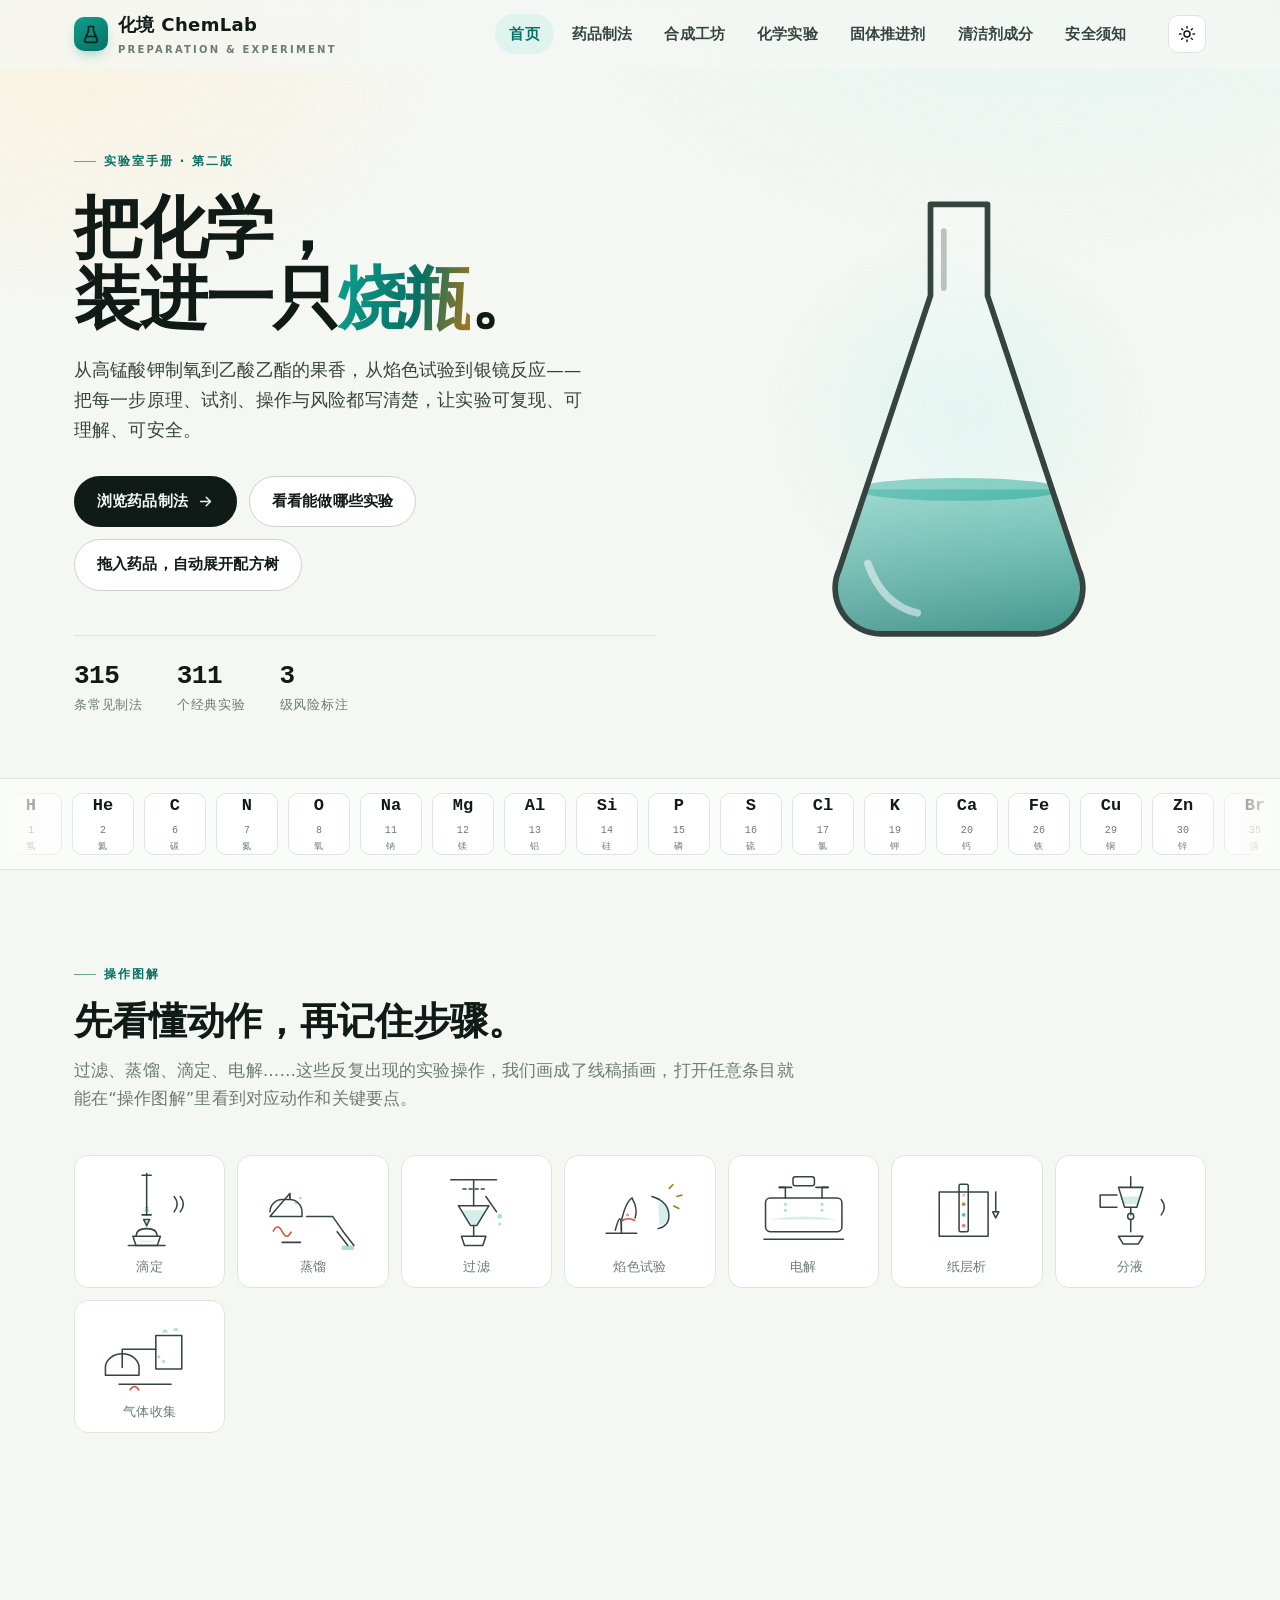
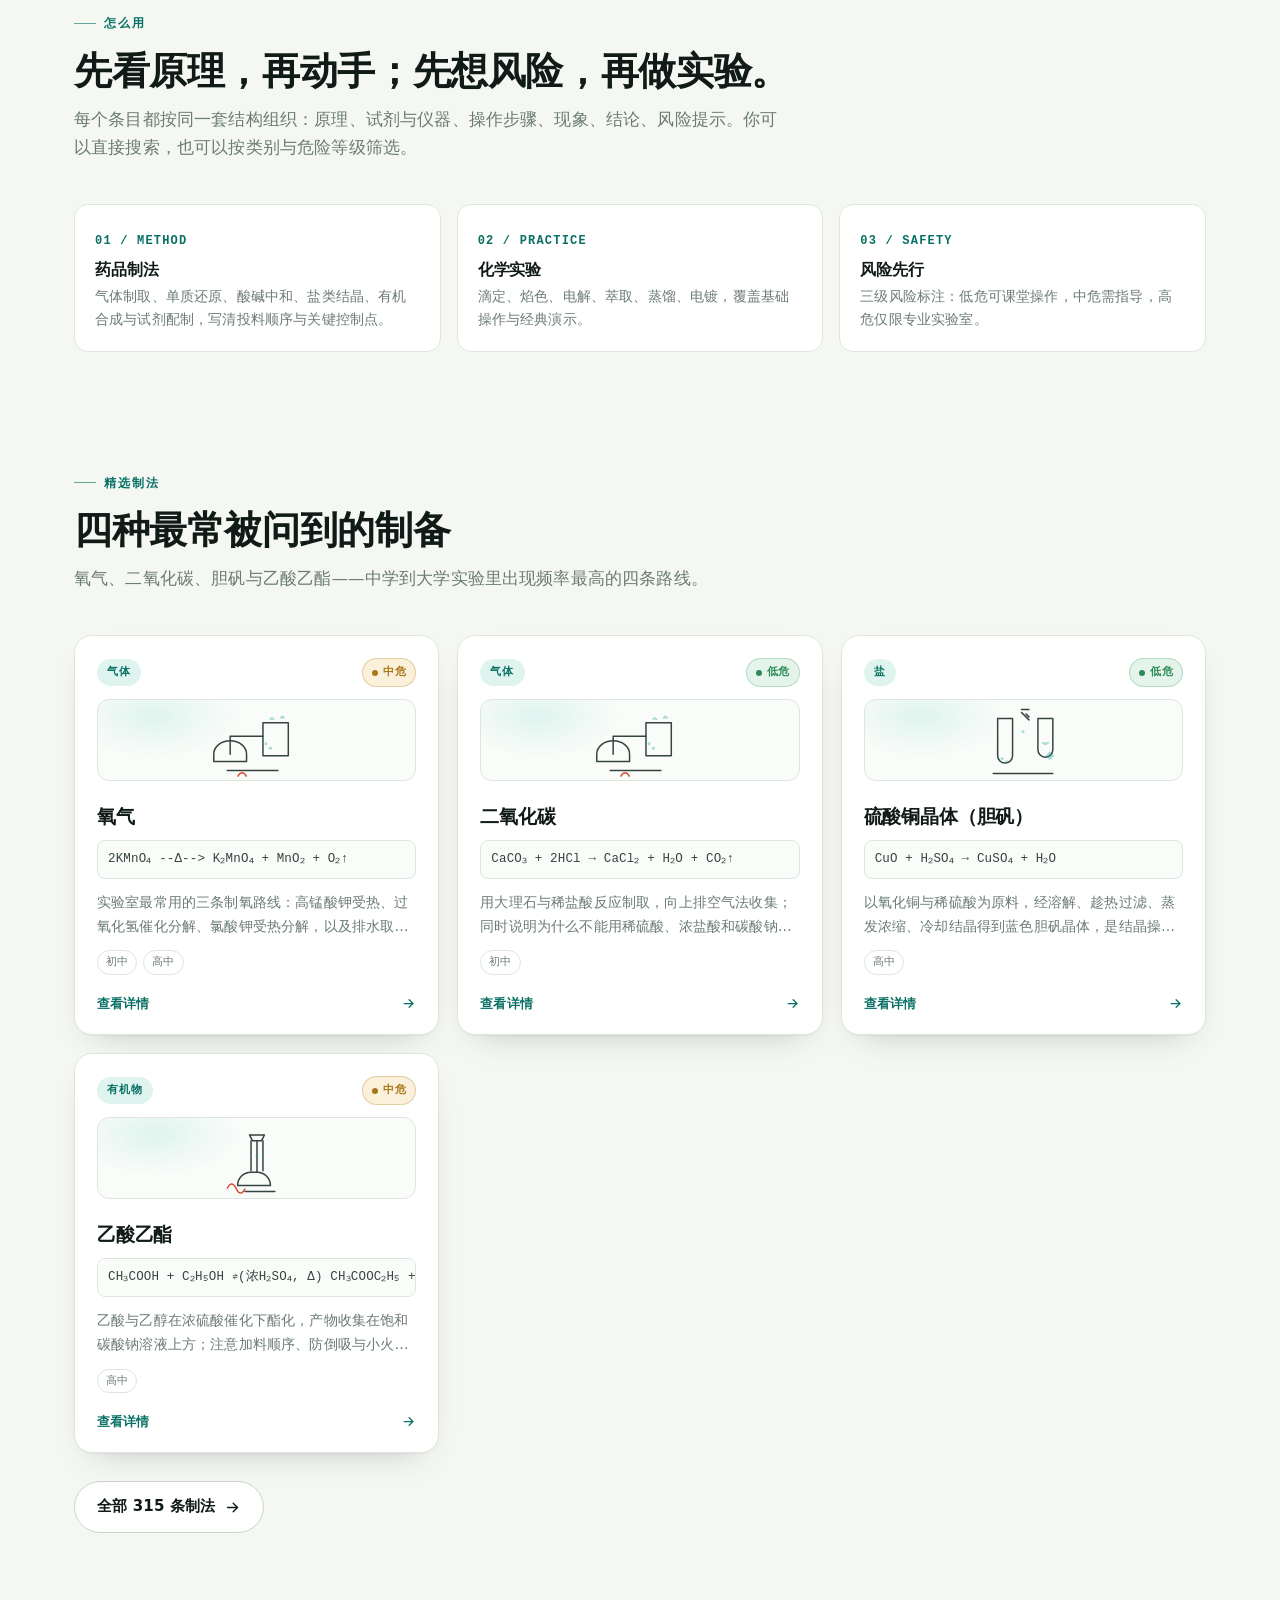
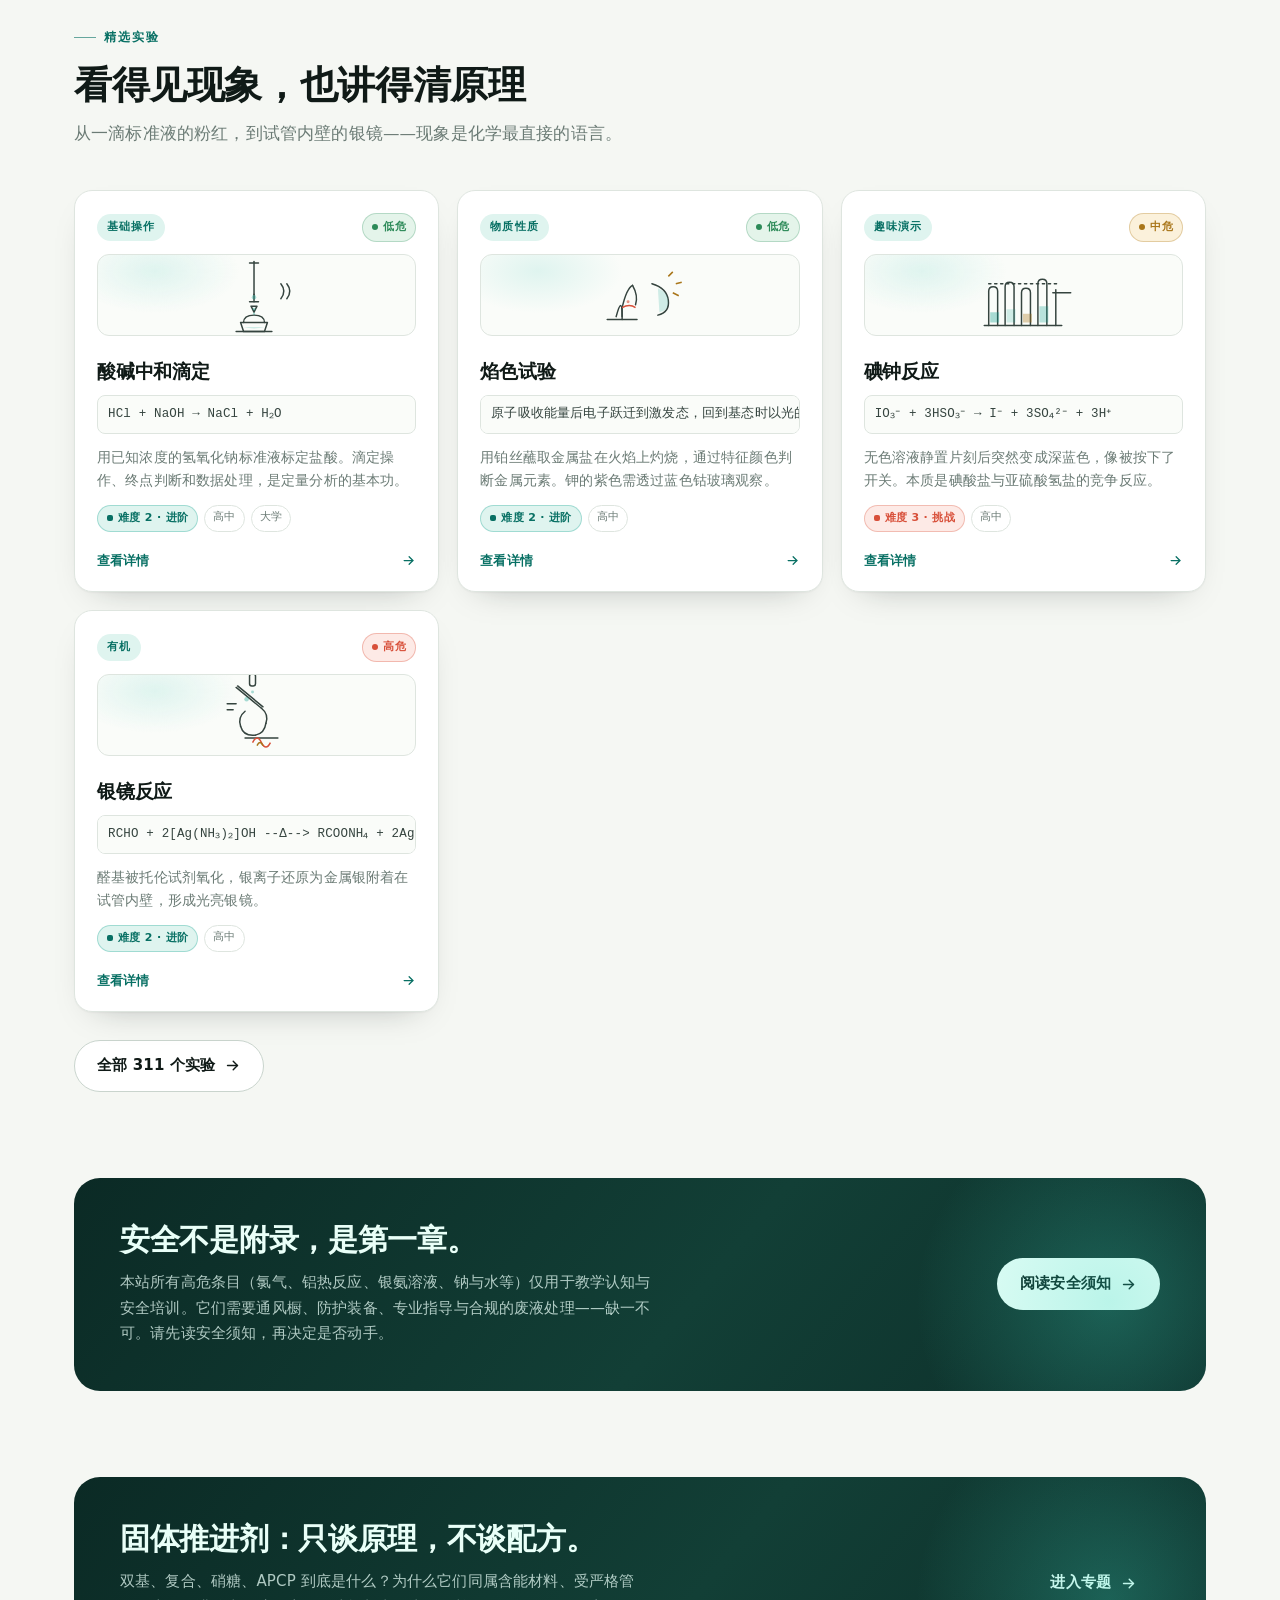
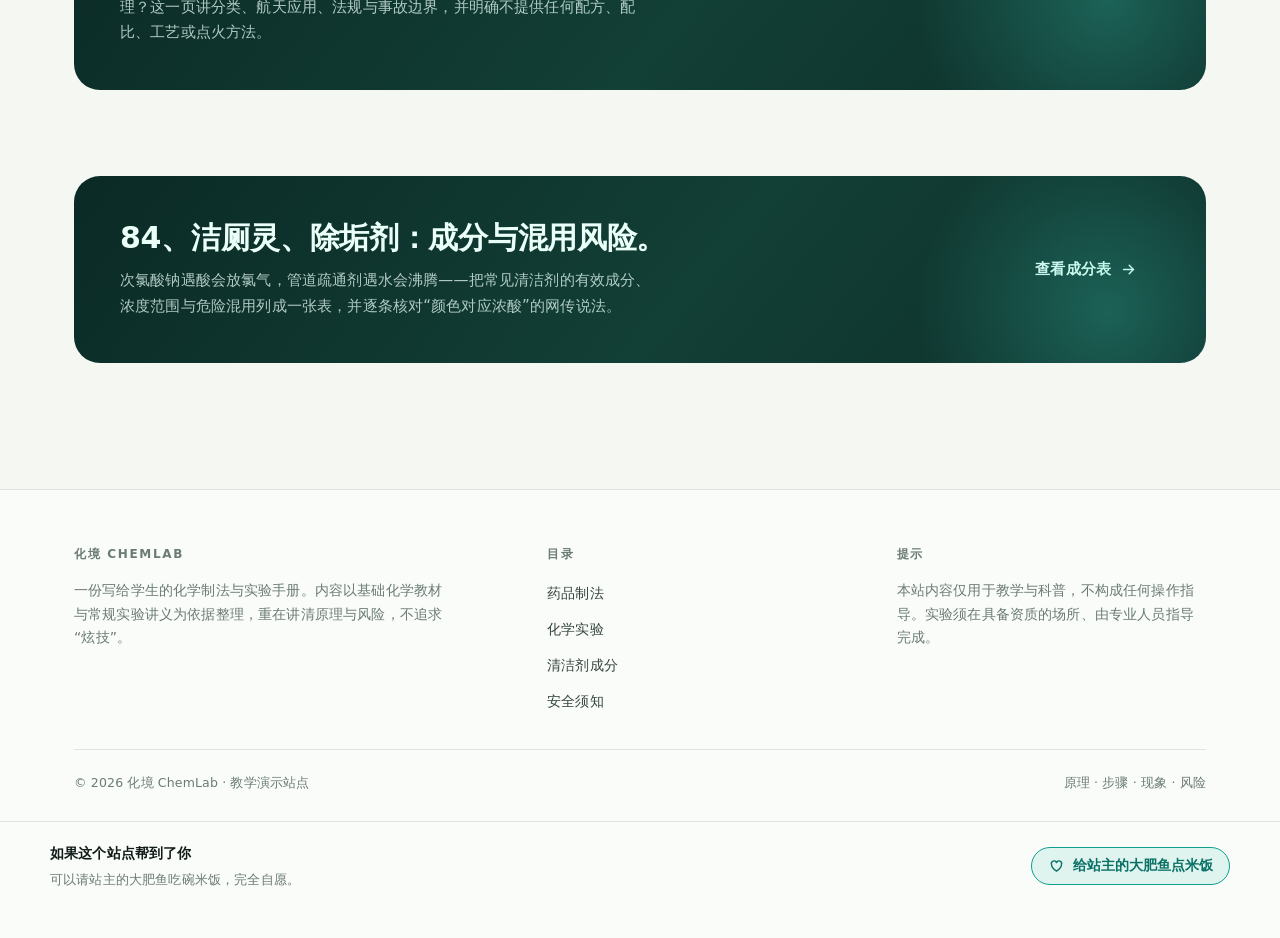
<file: index.html>
<!DOCTYPE html>
<html lang="zh-CN" data-theme="light">
<head>
<meta charset="UTF-8">
<meta name="viewport" content="width=device-width, initial-scale=1">
<title>化境 ChemLab · 常见化学品制法与化学实验手册</title>
<meta name="description" content="面向中学与大学基础化学的制法与实验手册：315 条常见化学品与试剂的实验室制法、311 个经典化学实验，含原理、试剂、步骤、现象、安全提示与实验难度分级；制造链路可视化、盐类离子交叉表，合成工坊可自动展开多步合成配方树。">
<link rel="icon" href="data:image/svg+xml,%3Csvg xmlns='http://www.w3.org/2000/svg' viewBox='0 0 24 24'%3E%3Cpath fill='%230e9f8e' d='M9 2h6v5l4.5 11A2 2 0 0 1 17.6 21H6.4a2 2 0 0 1-1.9-3L9 7V2z'/%3E%3C/svg%3E">
<script>
  (function () {
    try {
      var t = localStorage.getItem("chemlab-theme");
      if (!t) t = window.matchMedia && window.matchMedia("(prefers-color-scheme: dark)").matches ? "dark" : "light";
      document.documentElement.setAttribute("data-theme", t);
    } catch (e) {}
  })();
</script>
<link rel="stylesheet" href="assets/style.css">
  <script src="assets/analytics.js"></script>
  <meta name="theme-color" content="#0e9f8e">
  <meta name="color-scheme" content="light dark">
  <link rel="canonical" href="https://eloncheng0831.github.io/chemlab/">
  <meta property="og:type" content="website">
  <meta property="og:site_name" content="化境 ChemLab">
  <meta property="og:title" content="化境 ChemLab · 常见化学品制法与化学实验手册">
  <meta property="og:description" content="面向中学与大学基础化学的制法与实验手册：315 条常见化学品与试剂的实验室制法、311 个经典化学实验，含原理、试剂、步骤、现象、安全提示与实验难度分级；制造链路可视化、盐类离子交叉表，合成工坊可自动展开多步合成配方树。">
  <meta property="og:url" content="https://eloncheng0831.github.io/chemlab/">
  <meta name="twitter:card" content="summary">
  <meta name="twitter:title" content="化境 ChemLab · 常见化学品制法与化学实验手册">
  <meta name="twitter:description" content="面向中学与大学基础化学的制法与实验手册：315 条常见化学品与试剂的实验室制法、311 个经典化学实验，含原理、试剂、步骤、现象、安全提示与实验难度分级；制造链路可视化、盐类离子交叉表，合成工坊可自动展开多步合成配方树。">
</head>
<body>

<header class="nav">
  <div class="wrap nav-inner">
    <a class="brand" href="index.html" aria-label="化境 ChemLab 首页">
      <span class="mark" aria-hidden="true">
        <svg viewBox="0 0 24 24" fill="none" stroke="currentColor" stroke-width="2" stroke-linecap="round" stroke-linejoin="round"><path d="M9 3h6v5l4.5 11A2 2 0 0 1 17.6 22H6.4a2 2 0 0 1-1.9-3L9 8Z"/><path d="M7 15h10"/></svg>
      </span>
      <span>化境 ChemLab<small>Preparation &amp; Experiment</small></span>
    </a>

    <nav class="nav-links" id="nav-links" aria-label="主导航">
      <a href="index.html" aria-current="page">首页</a>
      <a href="preparations.html">药品制法</a>
      <a href="forge.html">合成工坊</a>
      <a href="experiments.html">化学实验</a>
      <a href="propellants.html">固体推进剂</a>
      <a href="cleaners.html">清洁剂成分</a>
      <a href="safety.html">安全须知</a>
    </nav>

    <button class="icon-btn theme-toggle" type="button" aria-label="切换主题">
      <svg class="sun" viewBox="0 0 24 24" fill="none" stroke="currentColor" stroke-width="2" stroke-linecap="round"><circle cx="12" cy="12" r="4"/><path d="M12 2v2M12 20v2M4.9 4.9l1.4 1.4M17.7 17.7l1.4 1.4M2 12h2M20 12h2M4.9 19.1l1.4-1.4M17.7 6.3l1.4-1.4"/></svg>
      <svg class="moon" viewBox="0 0 24 24" fill="none" stroke="currentColor" stroke-width="2" stroke-linecap="round" stroke-linejoin="round"><path d="M21 12.8A9 9 0 1 1 11.2 3a7 7 0 0 0 9.8 9.8Z"/></svg>
    </button>

    <button class="icon-btn nav-toggle" type="button" aria-label="打开菜单" aria-expanded="false" aria-controls="nav-links">
      <svg viewBox="0 0 24 24" fill="none" stroke="currentColor" stroke-width="2" stroke-linecap="round"><path d="M4 7h16M4 12h16M4 17h16"/></svg>
    </button>
  </div>
</header>

<main>

  <!-- ============ 英雄区 ============ -->
  <section class="hero">
    <div class="wrap hero-grid">
      <div>
        <span class="eyebrow">实验室手册 · 第二版</span>
        <h1>把化学，<br>装进一只<em>烧瓶</em>。</h1>
        <p class="lede">
          从高锰酸钾制氧到乙酸乙酯的果香，从焰色试验到银镜反应——
          把每一步原理、试剂、操作与风险都写清楚，让实验可复现、可理解、可安全。
        </p>

        <div class="hero-actions">
          <a class="btn btn-primary" href="preparations.html">
            浏览药品制法
            <svg viewBox="0 0 24 24" fill="none" stroke="currentColor" stroke-width="2" stroke-linecap="round" stroke-linejoin="round"><path d="M5 12h14"/><path d="m13 6 6 6-6 6"/></svg>
          </a>
          <a class="btn btn-ghost" href="experiments.html">看看能做哪些实验</a>
          <a class="btn btn-ghost" href="forge.html">拖入药品，自动展开配方树</a>
        </div>

        <div class="hero-stats">
          <div><span class="num">315</span><span class="lbl">条常见制法</span></div>
          <div><span class="num">311</span><span class="lbl">个经典实验</span></div>
          <div><span class="num">3</span><span class="lbl">级风险标注</span></div>
        </div>
      </div>

      <div class="flask-stage" aria-hidden="true">
        <svg class="flask" viewBox="0 0 200 270" style="color: var(--ink-2)">
          <defs>
            <linearGradient id="glass" x1="0" y1="0" x2="1" y2="1">
              <stop offset="0" stop-color="#ffffff" stop-opacity=".28"/>
              <stop offset="1" stop-color="#ffffff" stop-opacity="0"/>
            </linearGradient>
            <linearGradient id="liq" x1="0" y1="0" x2="0" y2="1">
              <stop offset="0" stop-color="var(--accent)" stop-opacity=".45"/>
              <stop offset="1" stop-color="var(--accent-deep)" stop-opacity=".82"/>
            </linearGradient>
            <clipPath id="flaskClip">
              <path d="M85 16H115V64L163 208A24 24 0 0 1 141 242H59A24 24 0 0 1 37 208L85 64Z"/>
            </clipPath>
          </defs>

          <g clip-path="url(#flaskClip)">
            <rect class="liquid" x="0" y="166" width="200" height="90" fill="url(#liq)"/>
            <ellipse cx="100" cy="166" rx="54" ry="6" fill="var(--accent)" opacity=".5"/>
            <circle class="bubble" cx="82" cy="228" r="4" fill="#eafff9" opacity=".85"/>
            <circle class="bubble" cx="104" cy="232" r="6" fill="#eafff9" opacity=".7"/>
            <circle class="bubble" cx="120" cy="226" r="3" fill="#eafff9" opacity=".9"/>
            <circle class="bubble" cx="94" cy="230" r="2.5" fill="#eafff9" opacity=".8"/>
          </g>

          <path d="M85 16H115V64L163 208A24 24 0 0 1 141 242H59A24 24 0 0 1 37 208L85 64Z"
                fill="url(#glass)" stroke="currentColor" stroke-width="3" stroke-linejoin="round"/>
          <path d="M92 30V60" stroke="currentColor" stroke-opacity=".3" stroke-width="3" stroke-linecap="round"/>
          <path d="M52 205q8 22 26 26" stroke="#ffffff" stroke-opacity=".5" stroke-width="4" stroke-linecap="round" fill="none"/>
        </svg>
      </div>
    </div>
  </section>

  <!-- ============ 元素带 ============ -->
  <div class="element-strip" aria-hidden="true">
    <div class="element-track"></div>
  </div>

  <!-- ============ 操作图解 ============ -->
  <section class="section section-art">
    <div class="wrap">
      <div class="section-head reveal">
        <span class="eyebrow">操作图解</span>
        <h2>先看懂动作，再记住步骤。</h2>
        <p>过滤、蒸馏、滴定、电解……这些反复出现的实验操作，我们画成了线稿插画，打开任意条目就能在“操作图解”里看到对应动作和关键要点。</p>
      </div>
      <div class="art-strip" id="art-strip" aria-label="常见实验操作图解"></div>
    </div>
  </section>
  <!-- ============ 三个入口 ============ -->
  <section class="section">
    <div class="wrap">
      <div class="section-head reveal">
        <span class="eyebrow">怎么用</span>
        <h2>先看原理，再动手；先想风险，再做实验。</h2>
        <p>每个条目都按同一套结构组织：原理、试剂与仪器、操作步骤、现象、结论、风险提示。你可以直接搜索，也可以按类别与危险等级筛选。</p>
      </div>

      <div class="rule-grid">
        <div class="rule reveal">
          <span class="n">01 / METHOD</span>
          <h4>药品制法</h4>
          <p>气体制取、单质还原、酸碱中和、盐类结晶、有机合成与试剂配制，写清投料顺序与关键控制点。</p>
        </div>
        <div class="rule reveal">
          <span class="n">02 / PRACTICE</span>
          <h4>化学实验</h4>
          <p>滴定、焰色、电解、萃取、蒸馏、电镀，覆盖基础操作与经典演示。</p>
        </div>
        <div class="rule reveal">
          <span class="n">03 / SAFETY</span>
          <h4>风险先行</h4>
          <p>三级风险标注：低危可课堂操作，中危需指导，高危仅限专业实验室。</p>
        </div>
      </div>
    </div>
  </section>

  <!-- ============ 精选制法 ============ -->
  <section class="section" style="padding-top: 0;">
    <div class="wrap">
      <div class="section-head reveal">
        <span class="eyebrow">精选制法</span>
        <h2>四种最常被问到的制备</h2>
        <p>氧气、二氧化碳、胆矾与乙酸乙酯——中学到大学实验里出现频率最高的四条路线。</p>
      </div>
      <div class="grid" id="featured-prep"></div>
      <div style="margin-top: 28px;">
        <a class="btn btn-ghost" href="preparations.html">
          全部 315 条制法
          <svg viewBox="0 0 24 24" fill="none" stroke="currentColor" stroke-width="2" stroke-linecap="round" stroke-linejoin="round"><path d="M5 12h14"/><path d="m13 6 6 6-6 6"/></svg>
        </a>
      </div>
    </div>
  </section>

  <!-- ============ 精选实验 ============ -->
  <section class="section" style="padding-top: 0;">
    <div class="wrap">
      <div class="section-head reveal">
        <span class="eyebrow">精选实验</span>
        <h2>看得见现象，也讲得清原理</h2>
        <p>从一滴标准液的粉红，到试管内壁的银镜——现象是化学最直接的语言。</p>
      </div>
      <div class="grid" id="featured-exp"></div>
      <div style="margin-top: 28px;">
        <a class="btn btn-ghost" href="experiments.html">
          全部 311 个实验
          <svg viewBox="0 0 24 24" fill="none" stroke="currentColor" stroke-width="2" stroke-linecap="round" stroke-linejoin="round"><path d="M5 12h14"/><path d="m13 6 6 6-6 6"/></svg>
        </a>
      </div>
    </div>
  </section>

  <!-- ============ 安全横幅 ============ -->
  <section class="section" style="padding-top: 0;">
    <div class="wrap">
      <div class="banner reveal">
        <div>
          <h3>安全不是附录，是第一章。</h3>
          <p>本站所有高危条目（氯气、铝热反应、银氨溶液、钠与水等）仅用于教学认知与安全培训。它们需要通风橱、防护装备、专业指导与合规的废液处理——缺一不可。请先读安全须知，再决定是否动手。</p>
        </div>
        <a class="btn btn-primary" href="safety.html">
          阅读安全须知
          <svg viewBox="0 0 24 24" fill="none" stroke="currentColor" stroke-width="2" stroke-linecap="round" stroke-linejoin="round"><path d="M5 12h14"/><path d="m13 6 6 6-6 6"/></svg>
        </a>
      </div>
    </div>
  </section>

  <section class="section" style="padding-top: 0;">
    <div class="wrap">
      <div class="banner reveal">
        <div>
          <h3>固体推进剂：只谈原理，不谈配方。</h3>
          <p>双基、复合、硝糖、APCP 到底是什么？为什么它们同属含能材料、受严格管理？这一页讲分类、航天应用、法规与事故边界，并明确不提供任何配方、配比、工艺或点火方法。</p>
        </div>
        <a class="btn" href="propellants.html">
          进入专题
          <svg viewBox="0 0 24 24" fill="none" stroke="currentColor" stroke-width="2" stroke-linecap="round" stroke-linejoin="round"><path d="M5 12h14"/><path d="m13 6 6 6-6 6"/></svg>
        </a>
      </div>
    </div>
  </section>


  <section class="section" style="padding-top: 0;">
    <div class="wrap">
      <div class="banner reveal">
        <div>
          <h3>84、洁厕灵、除垢剂：成分与混用风险。</h3>
          <p>次氯酸钠遇酸会放氯气，管道疏通剂遇水会沸腾——把常见清洁剂的有效成分、浓度范围与危险混用列成一张表，并逐条核对“颜色对应浓酸”的网传说法。</p>
        </div>
        <a class="btn" href="cleaners.html">
          查看成分表
          <svg viewBox="0 0 24 24" fill="none" stroke="currentColor" stroke-width="2" stroke-linecap="round" stroke-linejoin="round"><path d="M5 12h14"/><path d="m13 6 6 6-6 6"/></svg>
        </a>
      </div>
    </div>
  </section>
</main>

<footer class="footer">
  <div class="wrap">
    <div class="footer-grid">
      <div>
        <h5>化境 ChemLab</h5>
        <p>一份写给学生的化学制法与实验手册。内容以基础化学教材与常规实验讲义为依据整理，重在讲清原理与风险，不追求“炫技”。</p>
      </div>
      <div>
        <h5>目录</h5>
        <ul>
          <li><a href="preparations.html">药品制法</a></li>
          <li><a href="experiments.html">化学实验</a></li>
          <li><a href="cleaners.html">清洁剂成分</a></li>
          <li><a href="safety.html">安全须知</a></li>
        </ul>
      </div>
      <div>
        <h5>提示</h5>
        <p>本站内容仅用于教学与科普，不构成任何操作指导。实验须在具备资质的场所、由专业人员指导完成。</p>
      </div>
    </div>
    <div class="footer-bottom">
      <span>© <span data-year>2026</span> 化境 ChemLab · 教学演示站点</span>
      <span>原理 · 步骤 · 现象 · 风险</span>
    </div>
  </div>
</footer>

<script src="assets/data-preparations.js"></script>
<script src="assets/data-experiments.js"></script>
<script src="assets/add-content.js"></script>
<script src="assets/art.js"></script>
<script src="assets/app.js"></script>
</body>
</html>
</file>
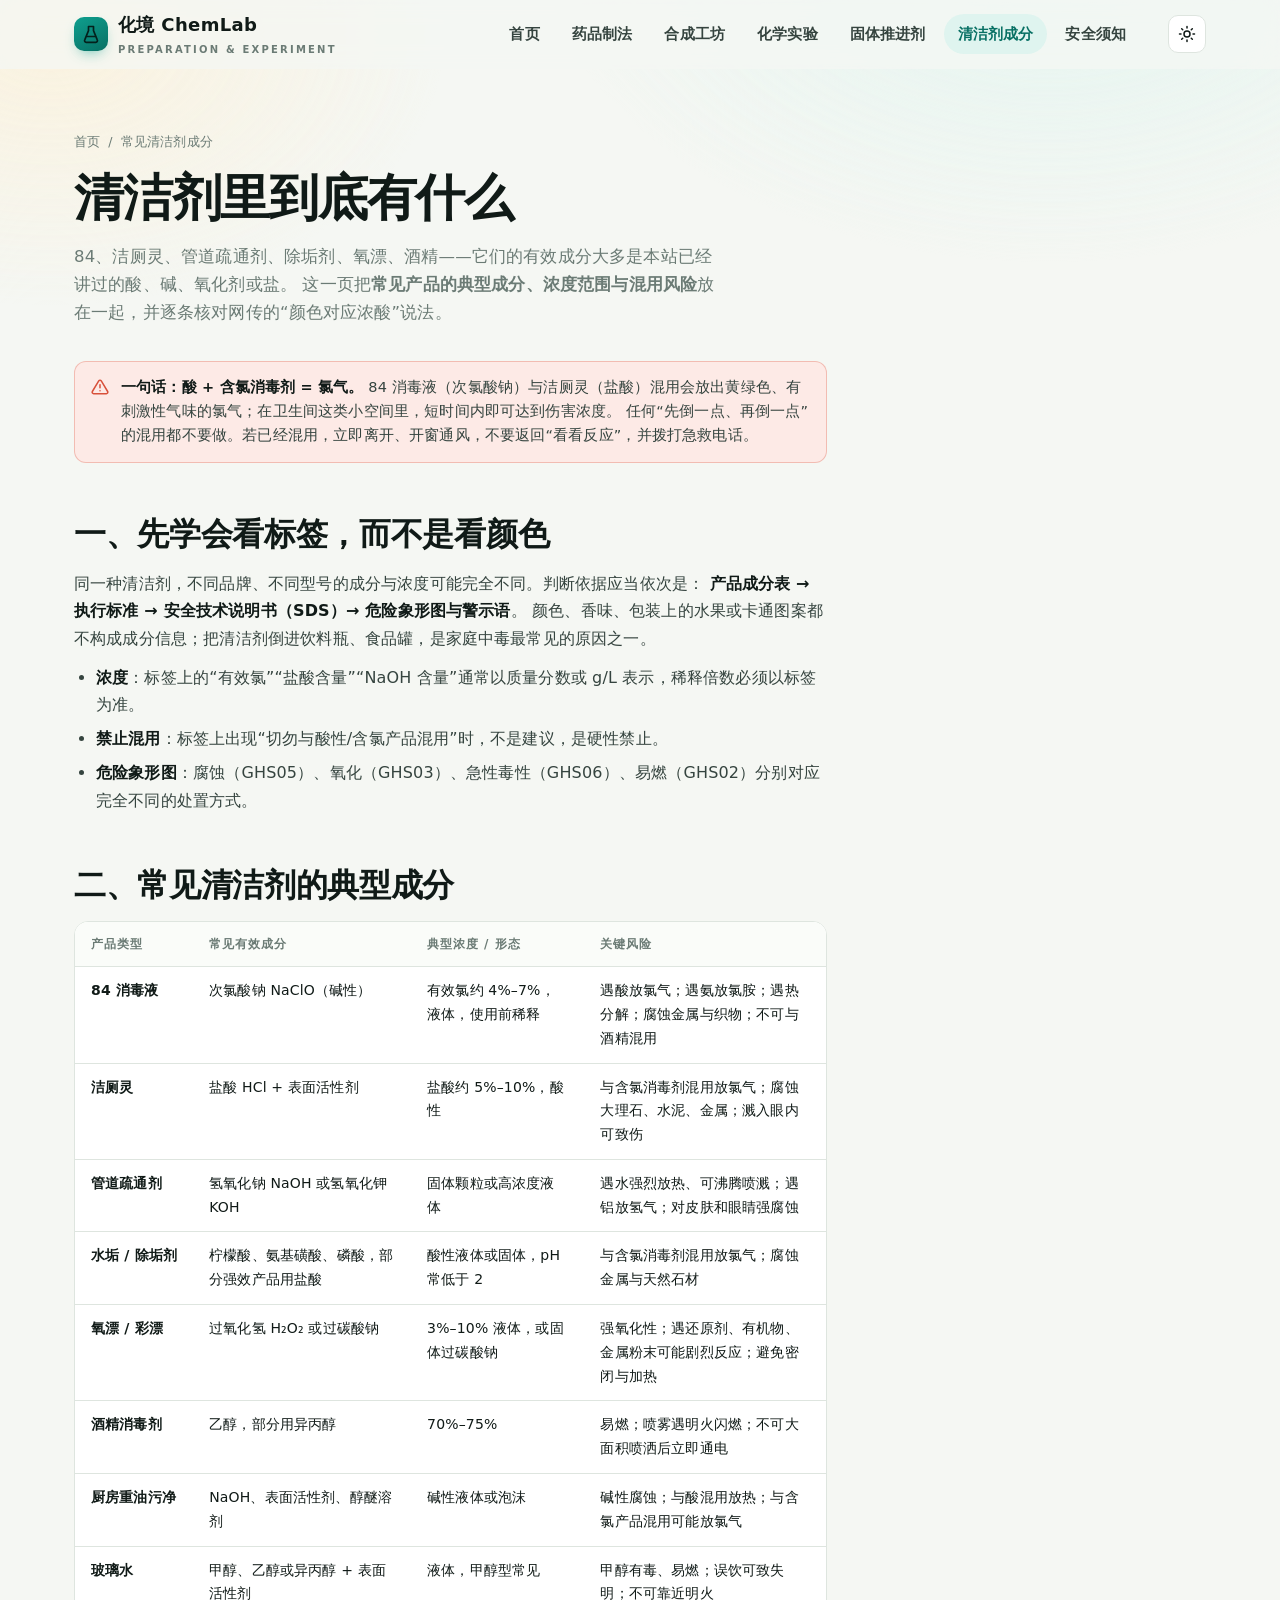
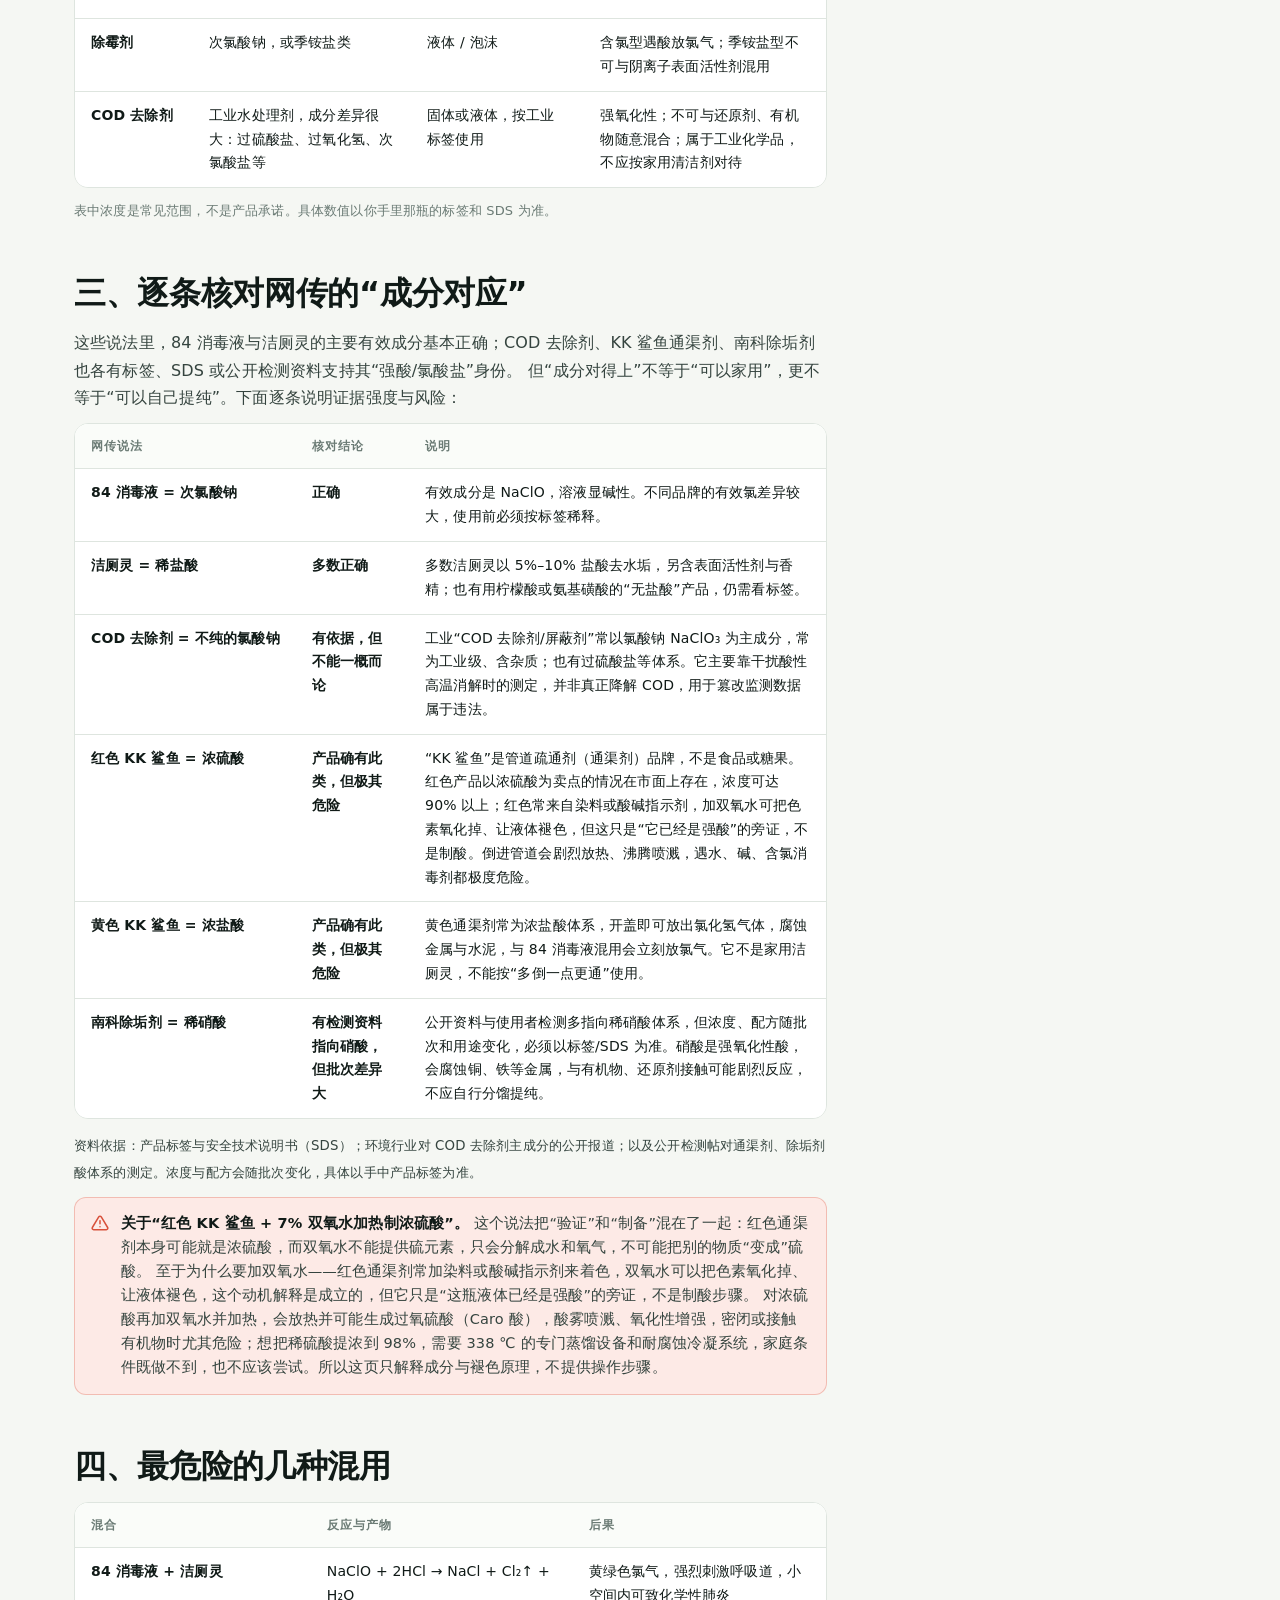
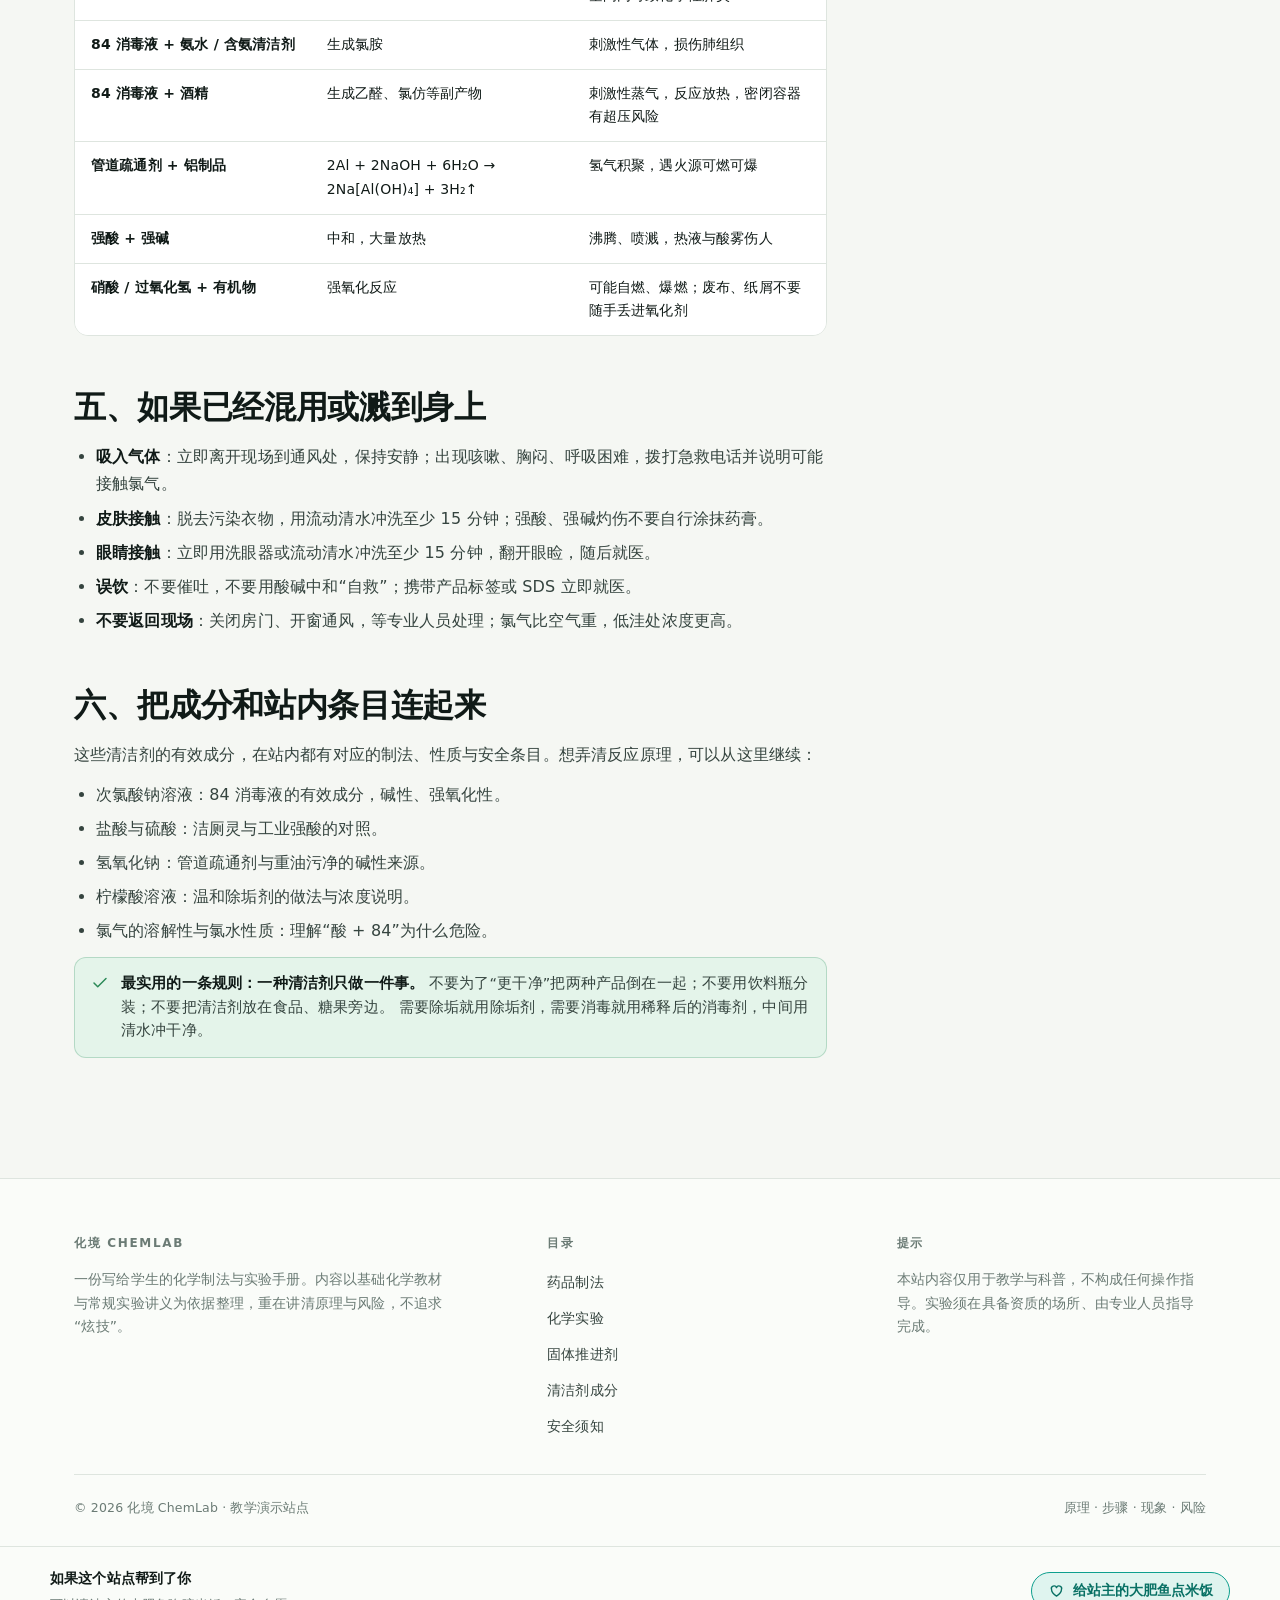
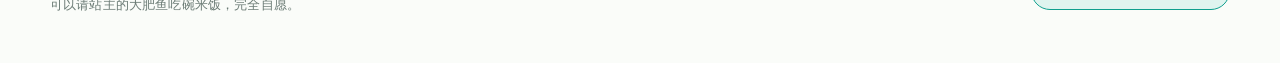
<file: cleaners.html>
<!DOCTYPE html>
<html lang="zh-CN" data-theme="light">
<head>
<meta charset="UTF-8">
<meta name="viewport" content="width=device-width, initial-scale=1">
<title>常见清洁剂成分 · 化境 ChemLab</title>
<meta name="description" content="常见清洁剂的有效成分、浓度与混用风险：84 消毒液（次氯酸钠）、洁厕灵（稀盐酸）、管道疏通剂、除垢剂、氧漂与酒精；核对网传“颜色对应浓酸”的说法，说明酸与含氯消毒剂混用产生氯气的原理。">
<link rel="icon" href="data:image/svg+xml,%3Csvg xmlns='http://www.w3.org/2000/svg' viewBox='0 0 24 24'%3E%3Cpath fill='%230e9f8e' d='M9 2h6v5l4.5 11A2 2 0 0 1 17.6 21H6.4a2 2 0 0 1-1.9-3L9 7V2z'/%3E%3C/svg%3E">
<script>
  (function () {
    try {
      var t = localStorage.getItem("chemlab-theme");
      if (!t) t = window.matchMedia && window.matchMedia("(prefers-color-scheme: dark)").matches ? "dark" : "light";
      document.documentElement.setAttribute("data-theme", t);
    } catch (e) {}
  })();
</script>
<link rel="stylesheet" href="assets/style.css">
  <script src="assets/analytics.js"></script>
  <meta name="theme-color" content="#0e9f8e">
  <meta name="color-scheme" content="light dark">
  <link rel="canonical" href="https://eloncheng0831.github.io/chemlab/cleaners.html">
  <meta property="og:type" content="website">
  <meta property="og:site_name" content="化境 ChemLab">
  <meta property="og:title" content="常见清洁剂成分 · 化境 ChemLab">
  <meta property="og:description" content="常见清洁剂的有效成分、浓度与混用风险：84 消毒液（次氯酸钠）、洁厕灵（稀盐酸）、管道疏通剂、除垢剂、氧漂与酒精；核对网传“颜色对应浓酸”的说法，说明酸与含氯消毒剂混用产生氯气的原理。">
  <meta property="og:url" content="https://eloncheng0831.github.io/chemlab/cleaners.html">
  <meta name="twitter:card" content="summary">
  <meta name="twitter:title" content="常见清洁剂成分 · 化境 ChemLab">
  <meta name="twitter:description" content="常见清洁剂的有效成分、浓度与混用风险：84 消毒液（次氯酸钠）、洁厕灵（稀盐酸）、管道疏通剂、除垢剂、氧漂与酒精；核对网传“颜色对应浓酸”的说法，说明酸与含氯消毒剂混用产生氯气的原理。">
</head>
<body>

<header class="nav">
  <div class="wrap nav-inner">
    <a class="brand" href="index.html" aria-label="化境 ChemLab 首页">
      <span class="mark" aria-hidden="true">
        <svg viewBox="0 0 24 24" fill="none" stroke="currentColor" stroke-width="2" stroke-linecap="round" stroke-linejoin="round"><path d="M9 3h6v5l4.5 11A2 2 0 0 1 17.6 22H6.4a2 2 0 0 1-1.9-3L9 8Z"/><path d="M7 15h10"/></svg>
      </span>
      <span>化境 ChemLab<small>Preparation &amp; Experiment</small></span>
    </a>

    <nav class="nav-links" id="nav-links" aria-label="主导航">
      <a href="index.html">首页</a>
      <a href="preparations.html">药品制法</a>
      <a href="forge.html">合成工坊</a>
      <a href="experiments.html">化学实验</a>
      <a href="propellants.html">固体推进剂</a>
      <a href="cleaners.html" aria-current="page">清洁剂成分</a>
      <a href="safety.html">安全须知</a>
    </nav>

    <button class="icon-btn theme-toggle" type="button" aria-label="切换主题">
      <svg class="sun" viewBox="0 0 24 24" fill="none" stroke="currentColor" stroke-width="2" stroke-linecap="round"><circle cx="12" cy="12" r="4"/><path d="M12 2v2M12 20v2M4.9 4.9l1.4 1.4M17.7 17.7l1.4 1.4M2 12h2M20 12h2M4.9 19.1l1.4-1.4M17.7 6.3l1.4-1.4"/></svg>
      <svg class="moon" viewBox="0 0 24 24" fill="none" stroke="currentColor" stroke-width="2" stroke-linecap="round" stroke-linejoin="round"><path d="M21 12.8A9 9 0 1 1 11.2 3a7 7 0 0 0 9.8 9.8Z"/></svg>
    </button>

    <button class="icon-btn nav-toggle" type="button" aria-label="打开菜单" aria-expanded="false" aria-controls="nav-links">
      <svg viewBox="0 0 24 24" fill="none" stroke="currentColor" stroke-width="2" stroke-linecap="round"><path d="M4 7h16M4 12h16M4 17h16"/></svg>
    </button>
  </div>
</header>

<main>
  <section class="page-head">
    <div class="wrap">
      <nav class="breadcrumb" aria-label="面包屑">
        <a href="index.html">首页</a>
        <span>/</span>
        <span>常见清洁剂成分</span>
      </nav>
      <h1>清洁剂里到底有什么</h1>
      <p>
        84、洁厕灵、管道疏通剂、除垢剂、氧漂、酒精——它们的有效成分大多是本站已经讲过的酸、碱、氧化剂或盐。
        这一页把<strong>常见产品的典型成分、浓度范围与混用风险</strong>放在一起，并逐条核对网传的“颜色对应浓酸”说法。
      </p>
    </div>
  </section>

  <section style="padding-bottom: 80px;">
    <div class="wrap">
      <div class="prose">

        <div class="callout callout-warn">
          <svg viewBox="0 0 24 24" fill="none" stroke="currentColor" stroke-width="2" stroke-linecap="round" stroke-linejoin="round" aria-hidden="true"><path d="M12 9v4"/><path d="M12 17h.01"/><path d="M10.3 3.9 1.8 18a2 2 0 0 0 1.7 3h17a2 2 0 0 0 1.7-3L13.7 3.9a2 2 0 0 0-3.4 0Z"/></svg>
          <div class="callout-text">
            <strong>一句话：酸 + 含氯消毒剂 = 氯气。</strong>
            84 消毒液（次氯酸钠）与洁厕灵（盐酸）混用会放出黄绿色、有刺激性气味的氯气；在卫生间这类小空间里，短时间内即可达到伤害浓度。
            任何“先倒一点、再倒一点”的混用都不要做。若已经混用，立即离开、开窗通风，不要返回“看看反应”，并拨打急救电话。
          </div>
        </div>

        <h2>一、先学会看标签，而不是看颜色</h2>
        <p>
          同一种清洁剂，不同品牌、不同型号的成分与浓度可能完全不同。判断依据应当依次是：
          <strong>产品成分表 → 执行标准 → 安全技术说明书（SDS）→ 危险象形图与警示语</strong>。
          颜色、香味、包装上的水果或卡通图案都不构成成分信息；把清洁剂倒进饮料瓶、食品罐，是家庭中毒最常见的原因之一。
        </p>
        <ul>
          <li><strong>浓度</strong>：标签上的“有效氯”“盐酸含量”“NaOH 含量”通常以质量分数或 g/L 表示，稀释倍数必须以标签为准。</li>
          <li><strong>禁止混用</strong>：标签上出现“切勿与酸性/含氯产品混用”时，不是建议，是硬性禁止。</li>
          <li><strong>危险象形图</strong>：腐蚀（GHS05）、氧化（GHS03）、急性毒性（GHS06）、易燃（GHS02）分别对应完全不同的处置方式。</li>
        </ul>

        <h2>二、常见清洁剂的典型成分</h2>
        <div class="table-scroll">
          <table class="data">
            <thead>
              <tr><th>产品类型</th><th>常见有效成分</th><th>典型浓度 / 形态</th><th>关键风险</th></tr>
            </thead>
            <tbody>
              <tr>
                <td>84 消毒液</td>
                <td>次氯酸钠 NaClO（碱性）</td>
                <td>有效氯约 4%–7%，液体，使用前稀释</td>
                <td>遇酸放氯气；遇氨放氯胺；遇热分解；腐蚀金属与织物；不可与酒精混用</td>
              </tr>
              <tr>
                <td>洁厕灵</td>
                <td>盐酸 HCl + 表面活性剂</td>
                <td>盐酸约 5%–10%，酸性</td>
                <td>与含氯消毒剂混用放氯气；腐蚀大理石、水泥、金属；溅入眼内可致伤</td>
              </tr>
              <tr>
                <td>管道疏通剂</td>
                <td>氢氧化钠 NaOH 或氢氧化钾 KOH</td>
                <td>固体颗粒或高浓度液体</td>
                <td>遇水强烈放热、可沸腾喷溅；遇铝放氢气；对皮肤和眼睛强腐蚀</td>
              </tr>
              <tr>
                <td>水垢 / 除垢剂</td>
                <td>柠檬酸、氨基磺酸、磷酸，部分强效产品用盐酸</td>
                <td>酸性液体或固体，pH 常低于 2</td>
                <td>与含氯消毒剂混用放氯气；腐蚀金属与天然石材</td>
              </tr>
              <tr>
                <td>氧漂 / 彩漂</td>
                <td>过氧化氢 H₂O₂ 或过碳酸钠</td>
                <td>3%–10% 液体，或固体过碳酸钠</td>
                <td>强氧化性；遇还原剂、有机物、金属粉末可能剧烈反应；避免密闭与加热</td>
              </tr>
              <tr>
                <td>酒精消毒剂</td>
                <td>乙醇，部分用异丙醇</td>
                <td>70%–75%</td>
                <td>易燃；喷雾遇明火闪燃；不可大面积喷洒后立即通电</td>
              </tr>
              <tr>
                <td>厨房重油污净</td>
                <td>NaOH、表面活性剂、醇醚溶剂</td>
                <td>碱性液体或泡沫</td>
                <td>碱性腐蚀；与酸混用放热；与含氯产品混用可能放氯气</td>
              </tr>
              <tr>
                <td>玻璃水</td>
                <td>甲醇、乙醇或异丙醇 + 表面活性剂</td>
                <td>液体，甲醇型常见</td>
                <td>甲醇有毒、易燃；误饮可致失明；不可靠近明火</td>
              </tr>
              <tr>
                <td>除霉剂</td>
                <td>次氯酸钠，或季铵盐类</td>
                <td>液体 / 泡沫</td>
                <td>含氯型遇酸放氯气；季铵盐型不可与阴离子表面活性剂混用</td>
              </tr>
              <tr>
                <td>COD 去除剂</td>
                <td>工业水处理剂，成分差异很大：过硫酸盐、过氧化氢、次氯酸盐等</td>
                <td>固体或液体，按工业标签使用</td>
                <td>强氧化性；不可与还原剂、有机物随意混合；属于工业化学品，不应按家用清洁剂对待</td>
              </tr>
            </tbody>
          </table>
        </div>
        <p style="color: var(--muted); font-size: 13px;">
          表中浓度是常见范围，不是产品承诺。具体数值以你手里那瓶的标签和 SDS 为准。
        </p>

        <h2>三、逐条核对网传的“成分对应”</h2>
        <p>
          这些说法里，84 消毒液与洁厕灵的主要有效成分基本正确；COD 去除剂、KK 鲨鱼通渠剂、南科除垢剂也各有标签、SDS 或公开检测资料支持其“强酸/氯酸盐”身份。
          但“成分对得上”不等于“可以家用”，更不等于“可以自己提纯”。下面逐条说明证据强度与风险：
        </p>
        <div class="table-scroll">
          <table class="data">
            <thead>
              <tr><th>网传说法</th><th>核对结论</th><th>说明</th></tr>
            </thead>
            <tbody>
              <tr>
                <td>84 消毒液 = 次氯酸钠</td>
                <td><strong>正确</strong></td>
                <td>有效成分是 NaClO，溶液显碱性。不同品牌的有效氯差异较大，使用前必须按标签稀释。</td>
              </tr>
              <tr>
                <td>洁厕灵 = 稀盐酸</td>
                <td><strong>多数正确</strong></td>
                <td>多数洁厕灵以 5%–10% 盐酸去水垢，另含表面活性剂与香精；也有用柠檬酸或氨基磺酸的“无盐酸”产品，仍需看标签。</td>
              </tr>
              <tr>
                <td>COD 去除剂 = 不纯的氯酸钠</td>
                <td><strong>有依据，但不能一概而论</strong></td>
                <td>工业“COD 去除剂/屏蔽剂”常以氯酸钠 NaClO₃ 为主成分，常为工业级、含杂质；也有过硫酸盐等体系。它主要靠干扰酸性高温消解时的测定，并非真正降解 COD，用于篡改监测数据属于违法。</td>
              </tr>
              <tr>
                <td>红色 KK 鲨鱼 = 浓硫酸</td>
                <td><strong>产品确有此类，但极其危险</strong></td>
                <td>“KK 鲨鱼”是管道疏通剂（通渠剂）品牌，不是食品或糖果。红色产品以浓硫酸为卖点的情况在市面上存在，浓度可达 90% 以上；红色常来自染料或酸碱指示剂，加双氧水可把色素氧化掉、让液体褪色，但这只是“它已经是强酸”的旁证，不是制酸。倒进管道会剧烈放热、沸腾喷溅，遇水、碱、含氯消毒剂都极度危险。</td>
              </tr>
              <tr>
                <td>黄色 KK 鲨鱼 = 浓盐酸</td>
                <td><strong>产品确有此类，但极其危险</strong></td>
                <td>黄色通渠剂常为浓盐酸体系，开盖即可放出氯化氢气体，腐蚀金属与水泥，与 84 消毒液混用会立刻放氯气。它不是家用洁厕灵，不能按“多倒一点更通”使用。</td>
              </tr>
              <tr>
                <td>南科除垢剂 = 稀硝酸</td>
                <td><strong>有检测资料指向硝酸，但批次差异大</strong></td>
                <td>公开资料与使用者检测多指向稀硝酸体系，但浓度、配方随批次和用途变化，必须以标签/SDS 为准。硝酸是强氧化性酸，会腐蚀铜、铁等金属，与有机物、还原剂接触可能剧烈反应，不应自行分馏提纯。</td>
              </tr>
            </tbody>
          </table>
        </div>

        <p><small>资料依据：产品标签与安全技术说明书（SDS）；环境行业对 COD 去除剂主成分的公开报道；以及公开检测帖对通渠剂、除垢剂酸体系的测定。浓度与配方会随批次变化，具体以手中产品标签为准。</small></p>

        <div class="callout callout-warn">
          <svg viewBox="0 0 24 24" fill="none" stroke="currentColor" stroke-width="2" stroke-linecap="round" stroke-linejoin="round" aria-hidden="true"><path d="M12 9v4"/><path d="M12 17h.01"/><path d="M10.3 3.9 1.8 18a2 2 0 0 0 1.7 3h17a2 2 0 0 0 1.7-3L13.7 3.9a2 2 0 0 0-3.4 0Z"/></svg>
          <div class="callout-text">
            <strong>关于“红色 KK 鲨鱼 + 7% 双氧水加热制浓硫酸”。</strong>
            这个说法把“验证”和“制备”混在了一起：红色通渠剂本身可能就是浓硫酸，而双氧水不能提供硫元素，只会分解成水和氧气，不可能把别的物质“变成”硫酸。
            至于为什么要加双氧水——红色通渠剂常加染料或酸碱指示剂来着色，双氧水可以把色素氧化掉、让液体褪色，这个动机解释是成立的，但它只是“这瓶液体已经是强酸”的旁证，不是制酸步骤。
            对浓硫酸再加双氧水并加热，会放热并可能生成过氧硫酸（Caro 酸），酸雾喷溅、氧化性增强，密闭或接触有机物时尤其危险；想把稀硫酸提浓到 98%，需要 338 ℃ 的专门蒸馏设备和耐腐蚀冷凝系统，家庭条件既做不到，也不应该尝试。所以这页只解释成分与褪色原理，不提供操作步骤。
          </div>
        </div>

        <h2>四、最危险的几种混用</h2>
        <div class="table-scroll">
          <table class="data">
            <thead>
              <tr><th>混合</th><th>反应与产物</th><th>后果</th></tr>
            </thead>
            <tbody>
              <tr><td>84 消毒液 + 洁厕灵</td><td>NaClO + 2HCl → NaCl + Cl₂↑ + H₂O</td><td>黄绿色氯气，强烈刺激呼吸道，小空间内可致化学性肺炎</td></tr>
              <tr><td>84 消毒液 + 氨水 / 含氨清洁剂</td><td>生成氯胺</td><td>刺激性气体，损伤肺组织</td></tr>
              <tr><td>84 消毒液 + 酒精</td><td>生成乙醛、氯仿等副产物</td><td>刺激性蒸气，反应放热，密闭容器有超压风险</td></tr>
              <tr><td>管道疏通剂 + 铝制品</td><td>2Al + 2NaOH + 6H₂O → 2Na[Al(OH)₄] + 3H₂↑</td><td>氢气积聚，遇火源可燃可爆</td></tr>
              <tr><td>强酸 + 强碱</td><td>中和，大量放热</td><td>沸腾、喷溅，热液与酸雾伤人</td></tr>
              <tr><td>硝酸 / 过氧化氢 + 有机物</td><td>强氧化反应</td><td>可能自燃、爆燃；废布、纸屑不要随手丢进氧化剂</td></tr>
            </tbody>
          </table>
        </div>

        <h2>五、如果已经混用或溅到身上</h2>
        <ul>
          <li><strong>吸入气体</strong>：立即离开现场到通风处，保持安静；出现咳嗽、胸闷、呼吸困难，拨打急救电话并说明可能接触氯气。</li>
          <li><strong>皮肤接触</strong>：脱去污染衣物，用流动清水冲洗至少 15 分钟；强酸、强碱灼伤不要自行涂抹药膏。</li>
          <li><strong>眼睛接触</strong>：立即用洗眼器或流动清水冲洗至少 15 分钟，翻开眼睑，随后就医。</li>
          <li><strong>误饮</strong>：不要催吐，不要用酸碱中和“自救”；携带产品标签或 SDS 立即就医。</li>
          <li><strong>不要返回现场</strong>：关闭房门、开窗通风，等专业人员处理；氯气比空气重，低洼处浓度更高。</li>
        </ul>

        <h2>六、把成分和站内条目连起来</h2>
        <p>
          这些清洁剂的有效成分，在站内都有对应的制法、性质与安全条目。想弄清反应原理，可以从这里继续：
        </p>
        <ul>
          <li><a href="preparations.html#p/sodium-hypochlorite">次氯酸钠溶液</a>：84 消毒液的有效成分，碱性、强氧化性。</li>
          <li><a href="preparations.html#p/hydrochloric-acid">盐酸</a>与<a href="preparations.html#p/sulfuric-acid">硫酸</a>：洁厕灵与工业强酸的对照。</li>
          <li><a href="preparations.html#p/sodium-hydroxide">氢氧化钠</a>：管道疏通剂与重油污净的碱性来源。</li>
          <li><a href="preparations.html#p/citric-acid-solution">柠檬酸溶液</a>：温和除垢剂的做法与浓度说明。</li>
          <li><a href="experiments.html#e/chlorine-solubility">氯气的溶解性与氯水性质</a>：理解“酸 + 84”为什么危险。</li>
        </ul>

        <div class="callout callout-ok">
          <svg viewBox="0 0 24 24" fill="none" stroke="currentColor" stroke-width="2" stroke-linecap="round" stroke-linejoin="round" aria-hidden="true"><path d="M20 6 9 17l-5-5"/></svg>
          <div class="callout-text">
            <strong>最实用的一条规则：一种清洁剂只做一件事。</strong>
            不要为了“更干净”把两种产品倒在一起；不要用饮料瓶分装；不要把清洁剂放在食品、糖果旁边。
            需要除垢就用除垢剂，需要消毒就用稀释后的消毒剂，中间用清水冲干净。
          </div>
        </div>

      </div>
    </div>
  </section>
</main>

<footer class="footer">
  <div class="wrap">
    <div class="footer-grid">
      <div>
        <h5>化境 ChemLab</h5>
        <p>一份写给学生的化学制法与实验手册。内容以基础化学教材与常规实验讲义为依据整理，重在讲清原理与风险，不追求“炫技”。</p>
      </div>
      <div>
        <h5>目录</h5>
        <ul>
          <li><a href="preparations.html">药品制法</a></li>
          <li><a href="experiments.html">化学实验</a></li>
          <li><a href="propellants.html">固体推进剂</a></li>
          <li><a href="cleaners.html">清洁剂成分</a></li>
          <li><a href="safety.html">安全须知</a></li>
        </ul>
      </div>
      <div>
        <h5>提示</h5>
        <p>本站内容仅用于教学与科普，不构成任何操作指导。实验须在具备资质的场所、由专业人员指导完成。</p>
      </div>
    </div>
    <div class="footer-bottom">
      <span>© <span data-year>2026</span> 化境 ChemLab · 教学演示站点</span>
      <span>原理 · 步骤 · 现象 · 风险</span>
    </div>
  </div>
</footer>

<script src="assets/app.js"></script>
</body>
</html>
</file>
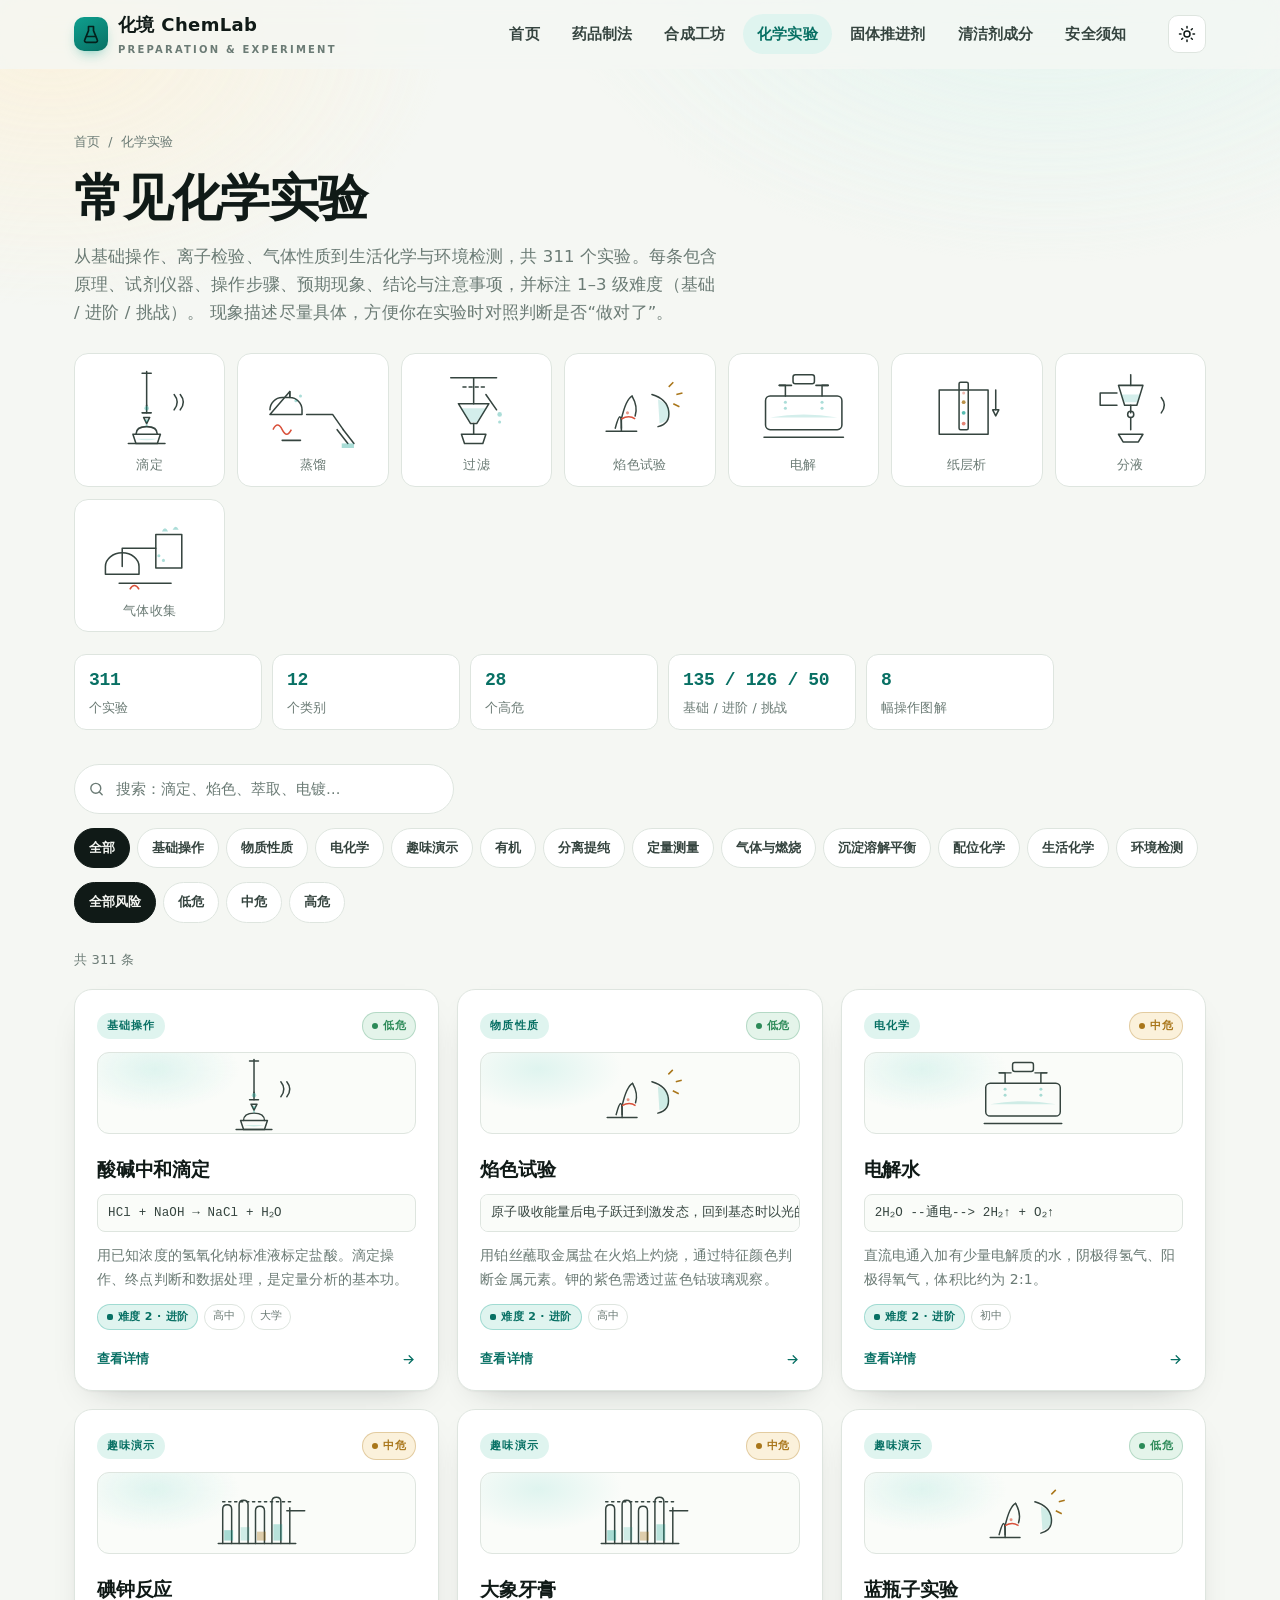
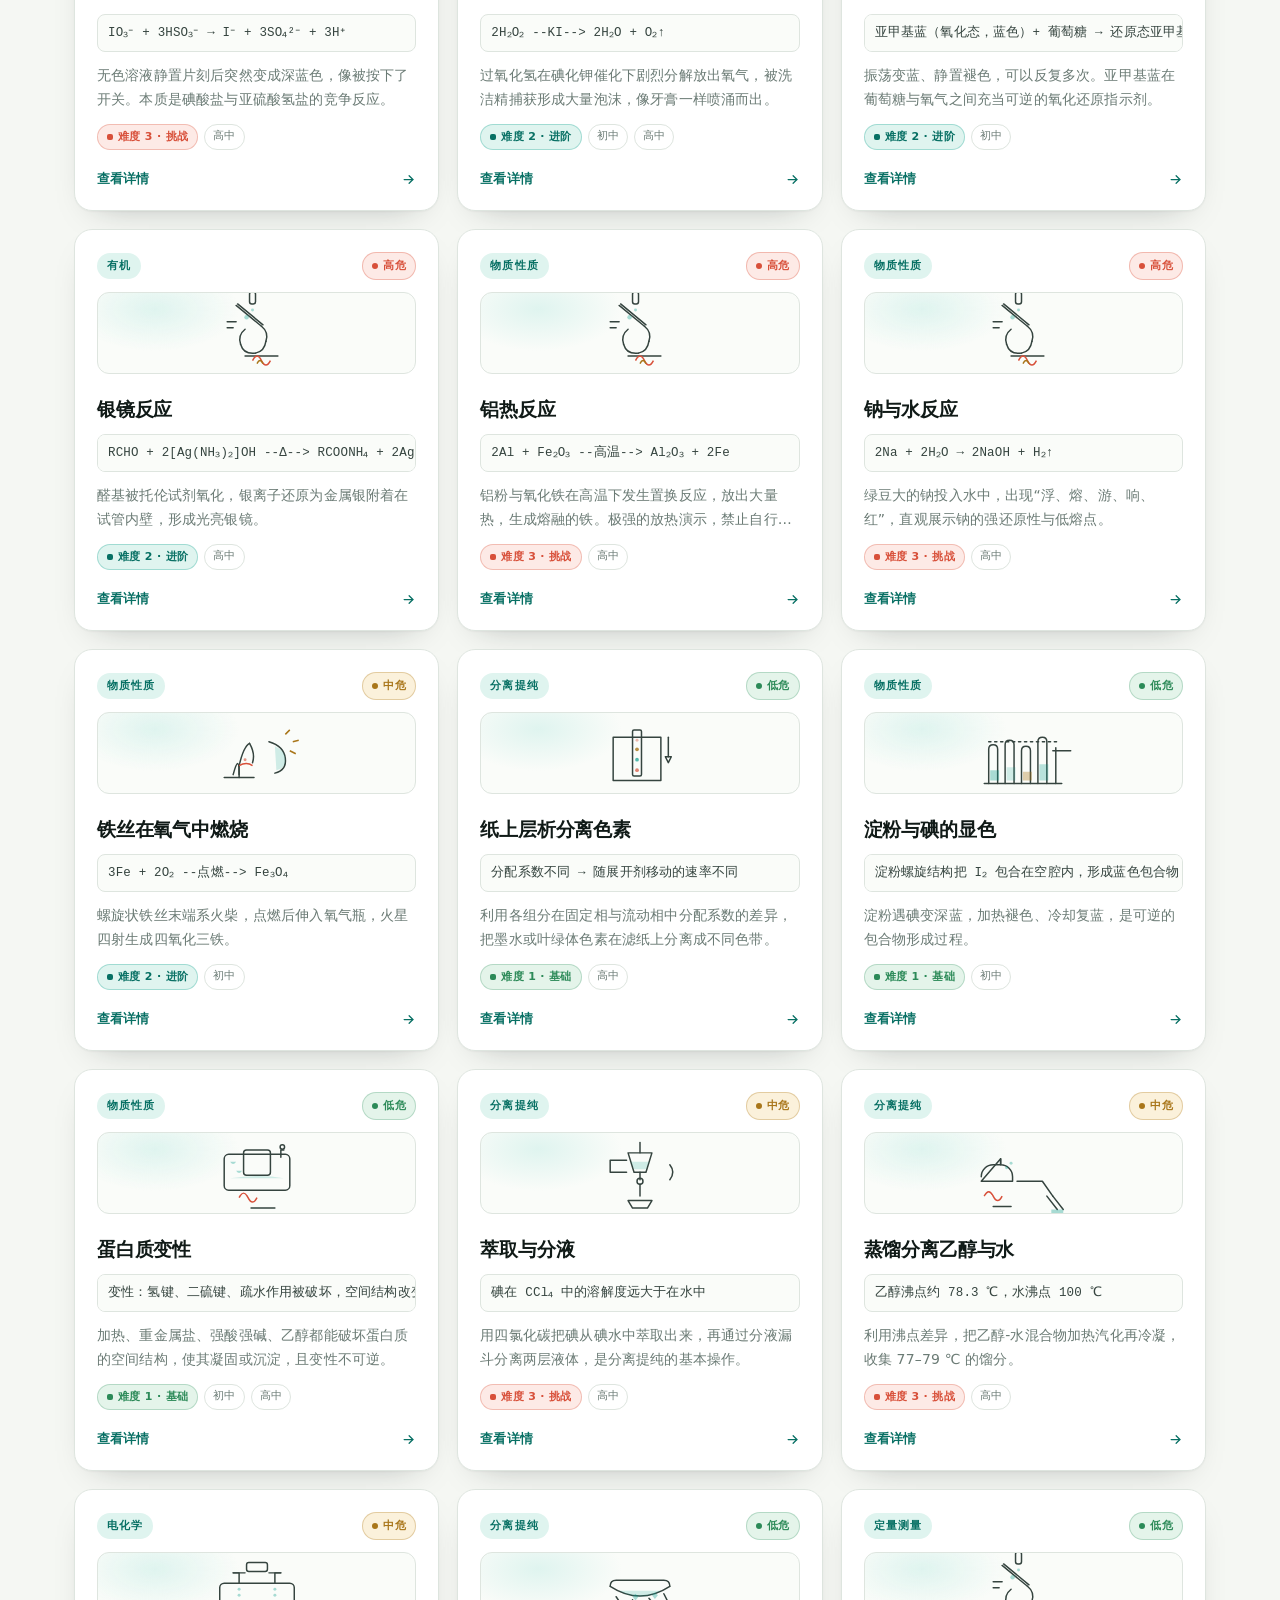
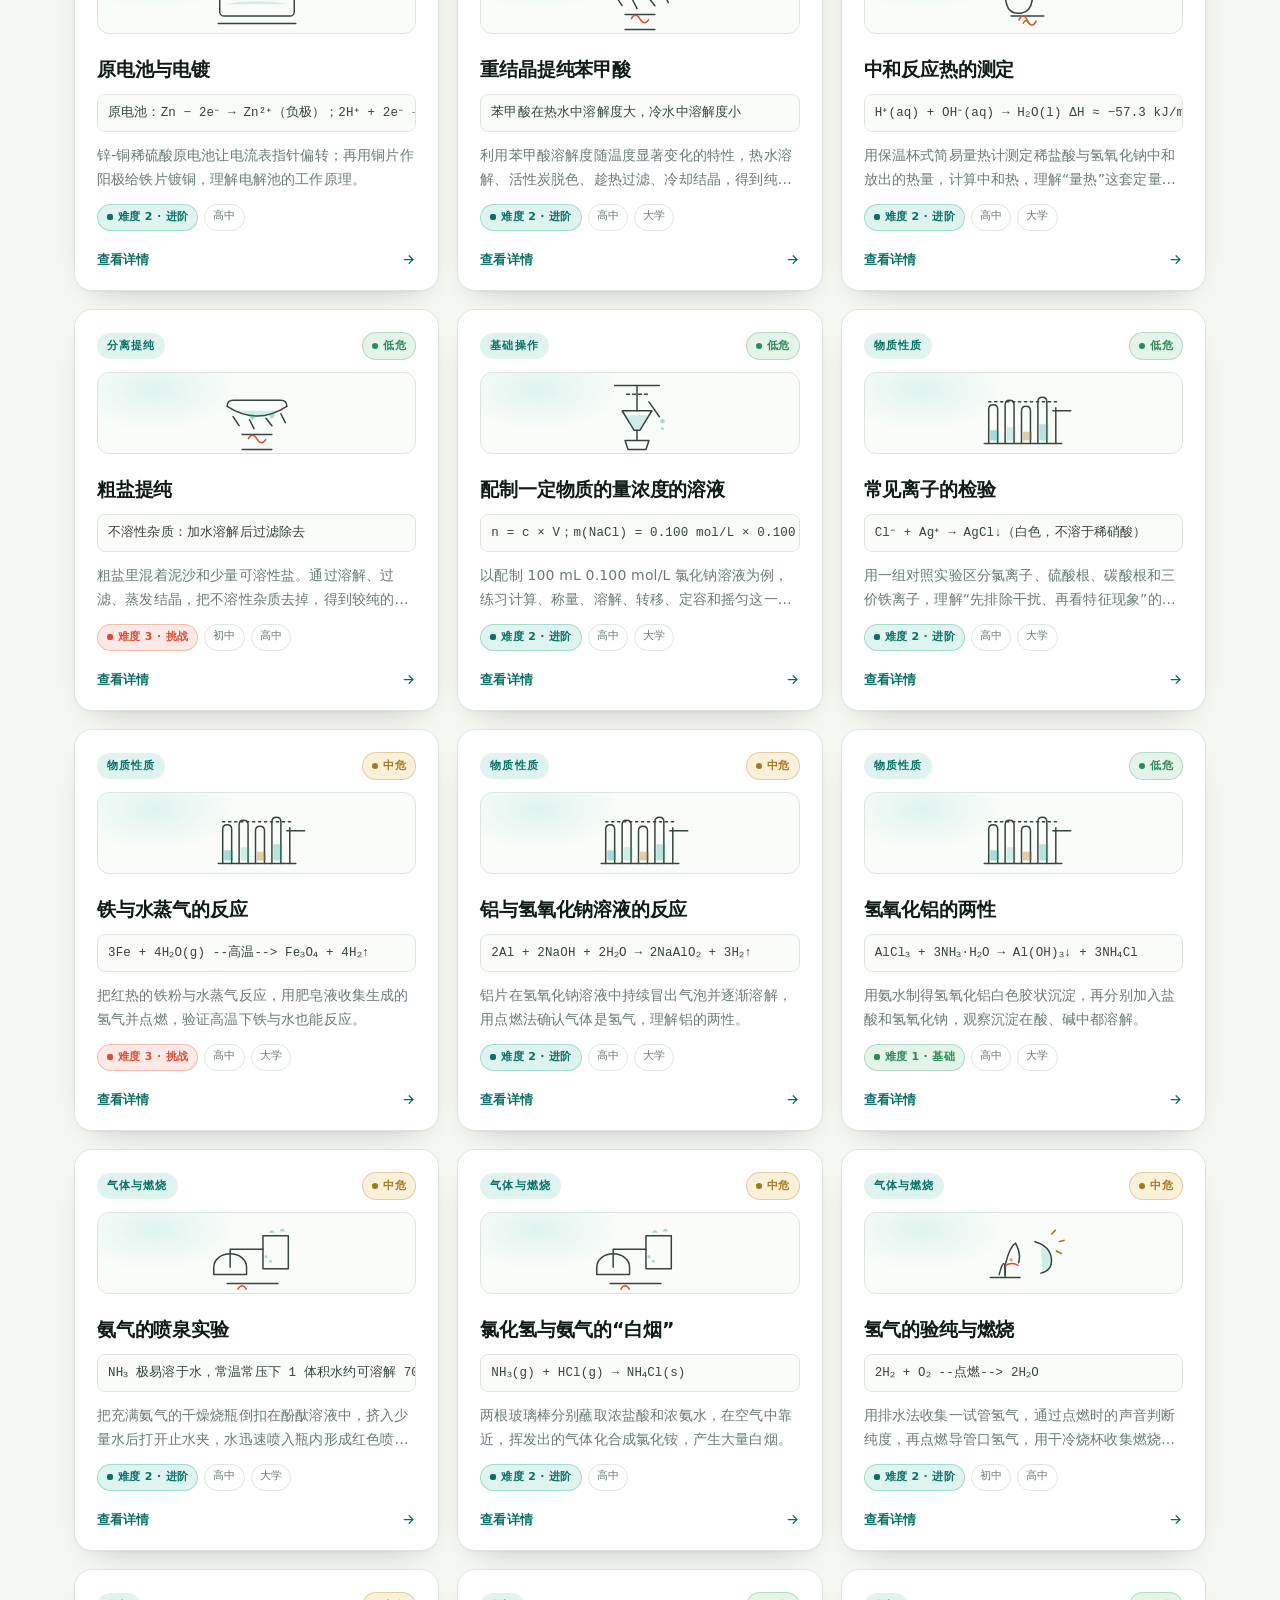
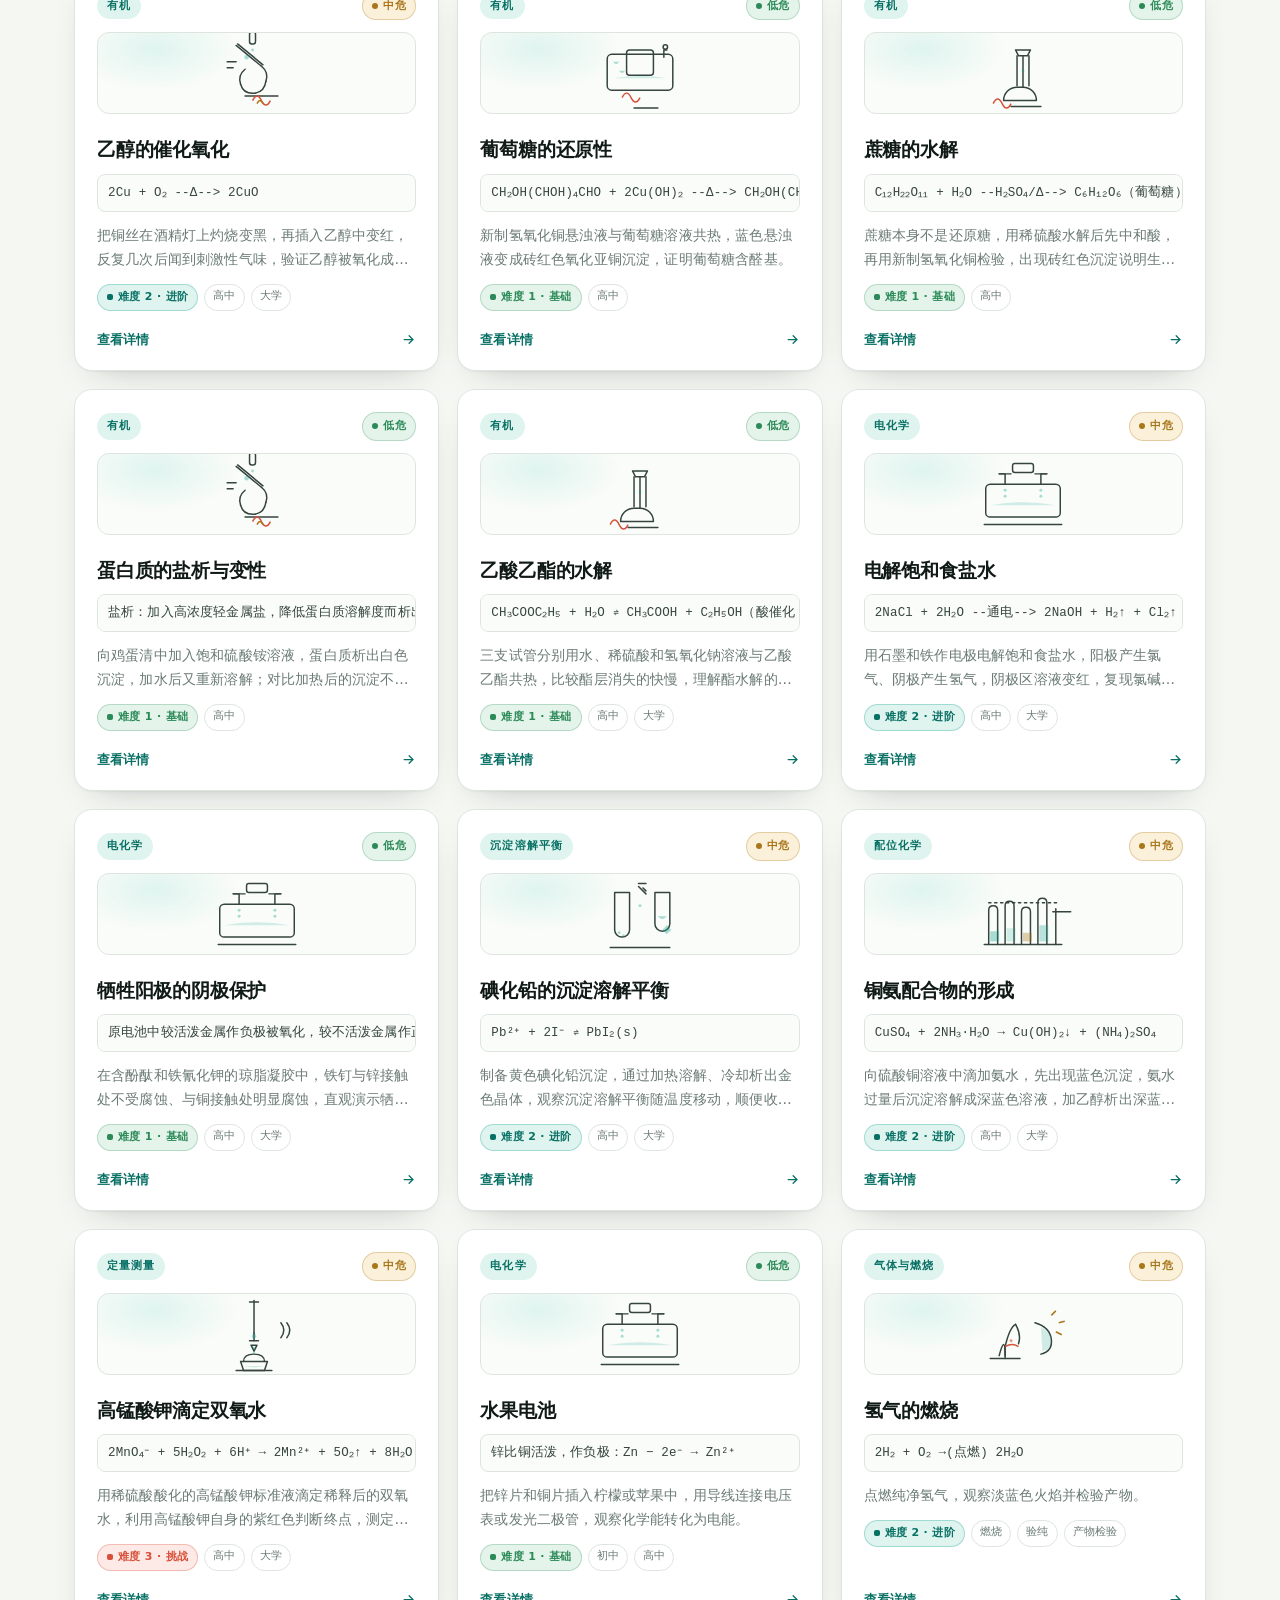
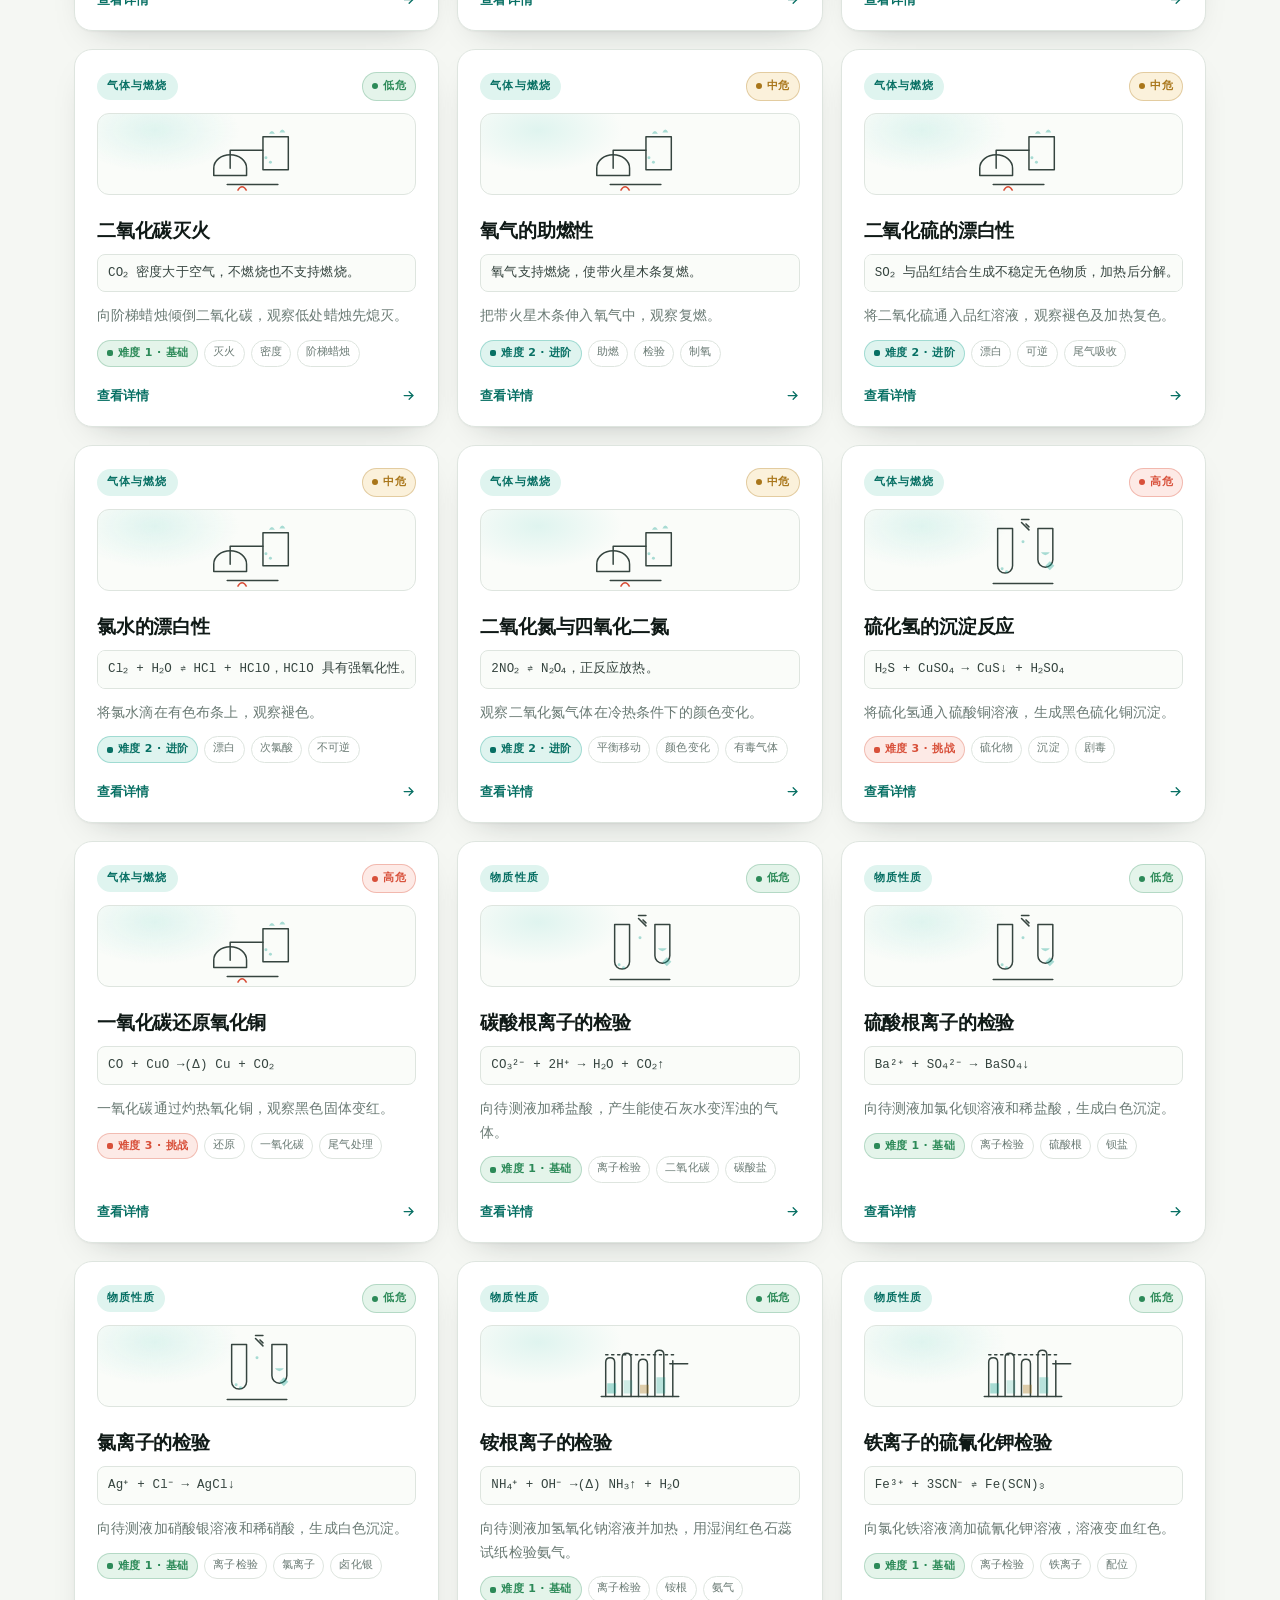
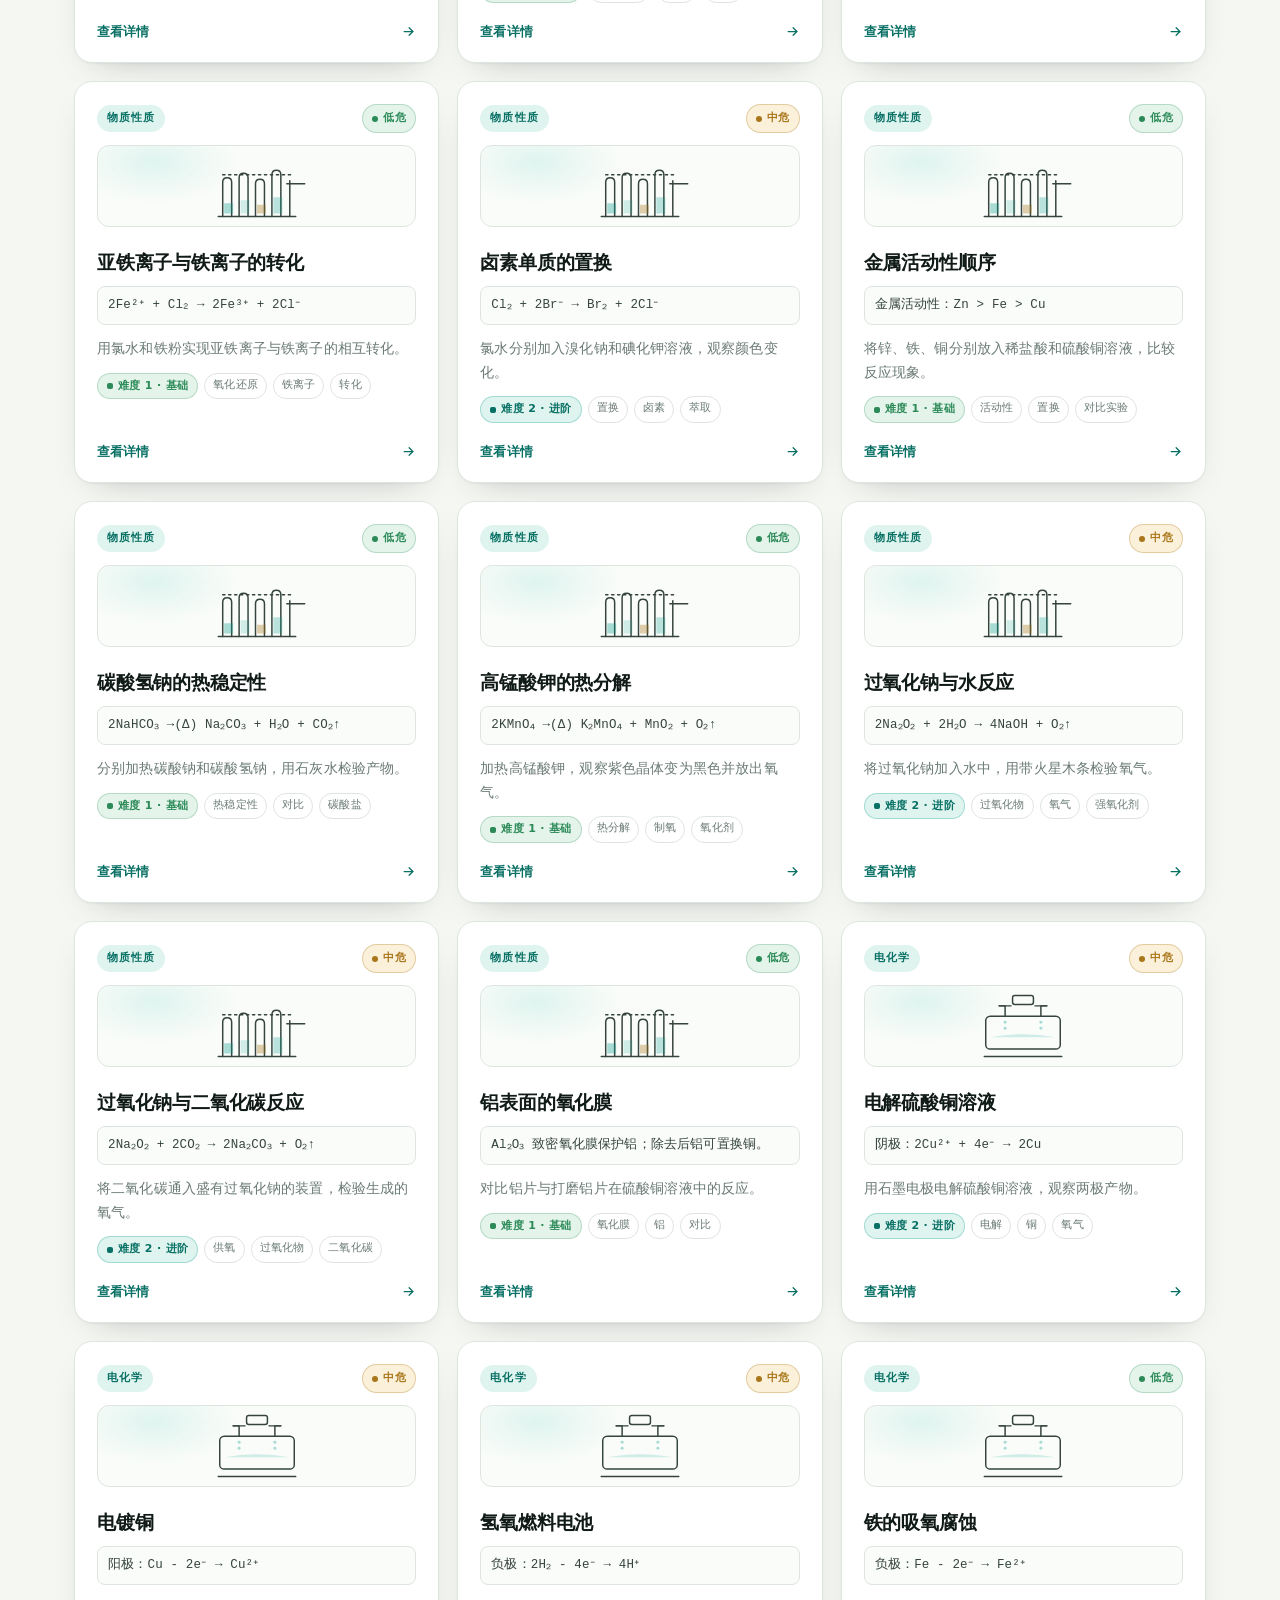
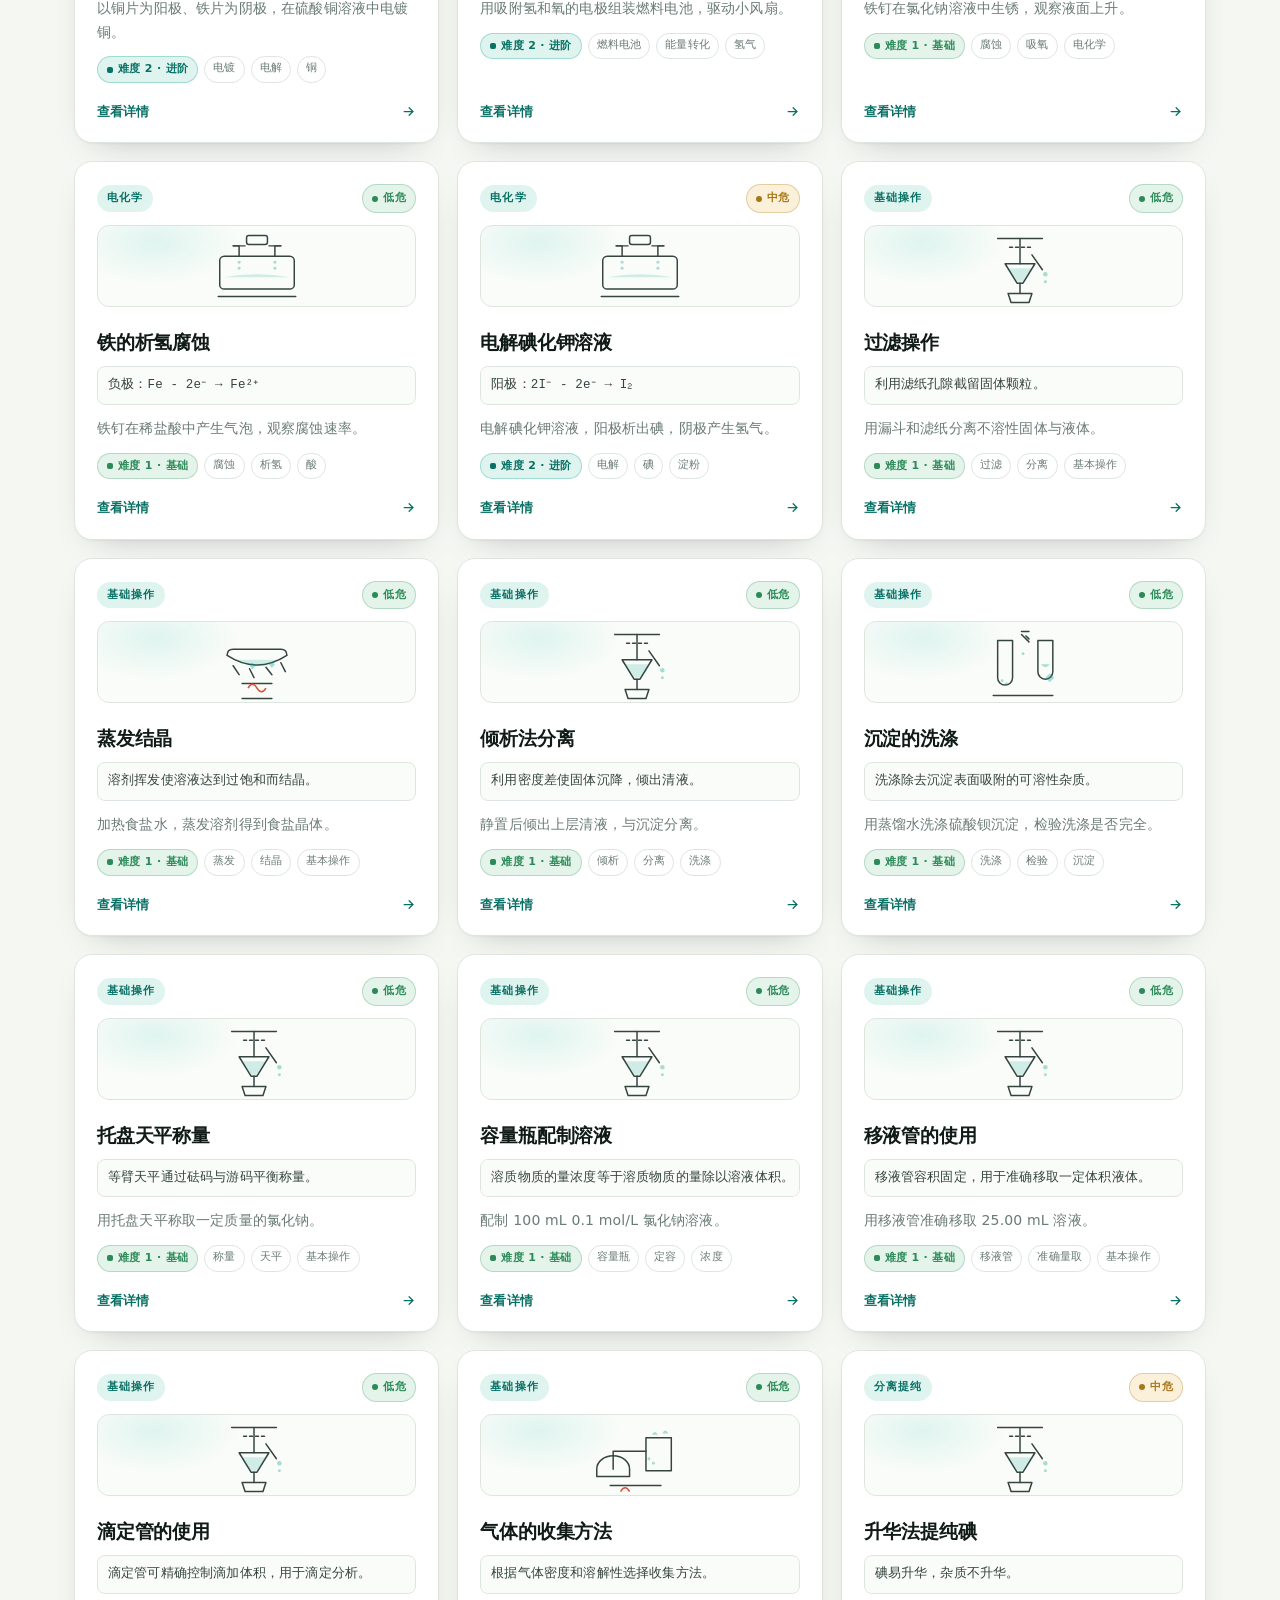
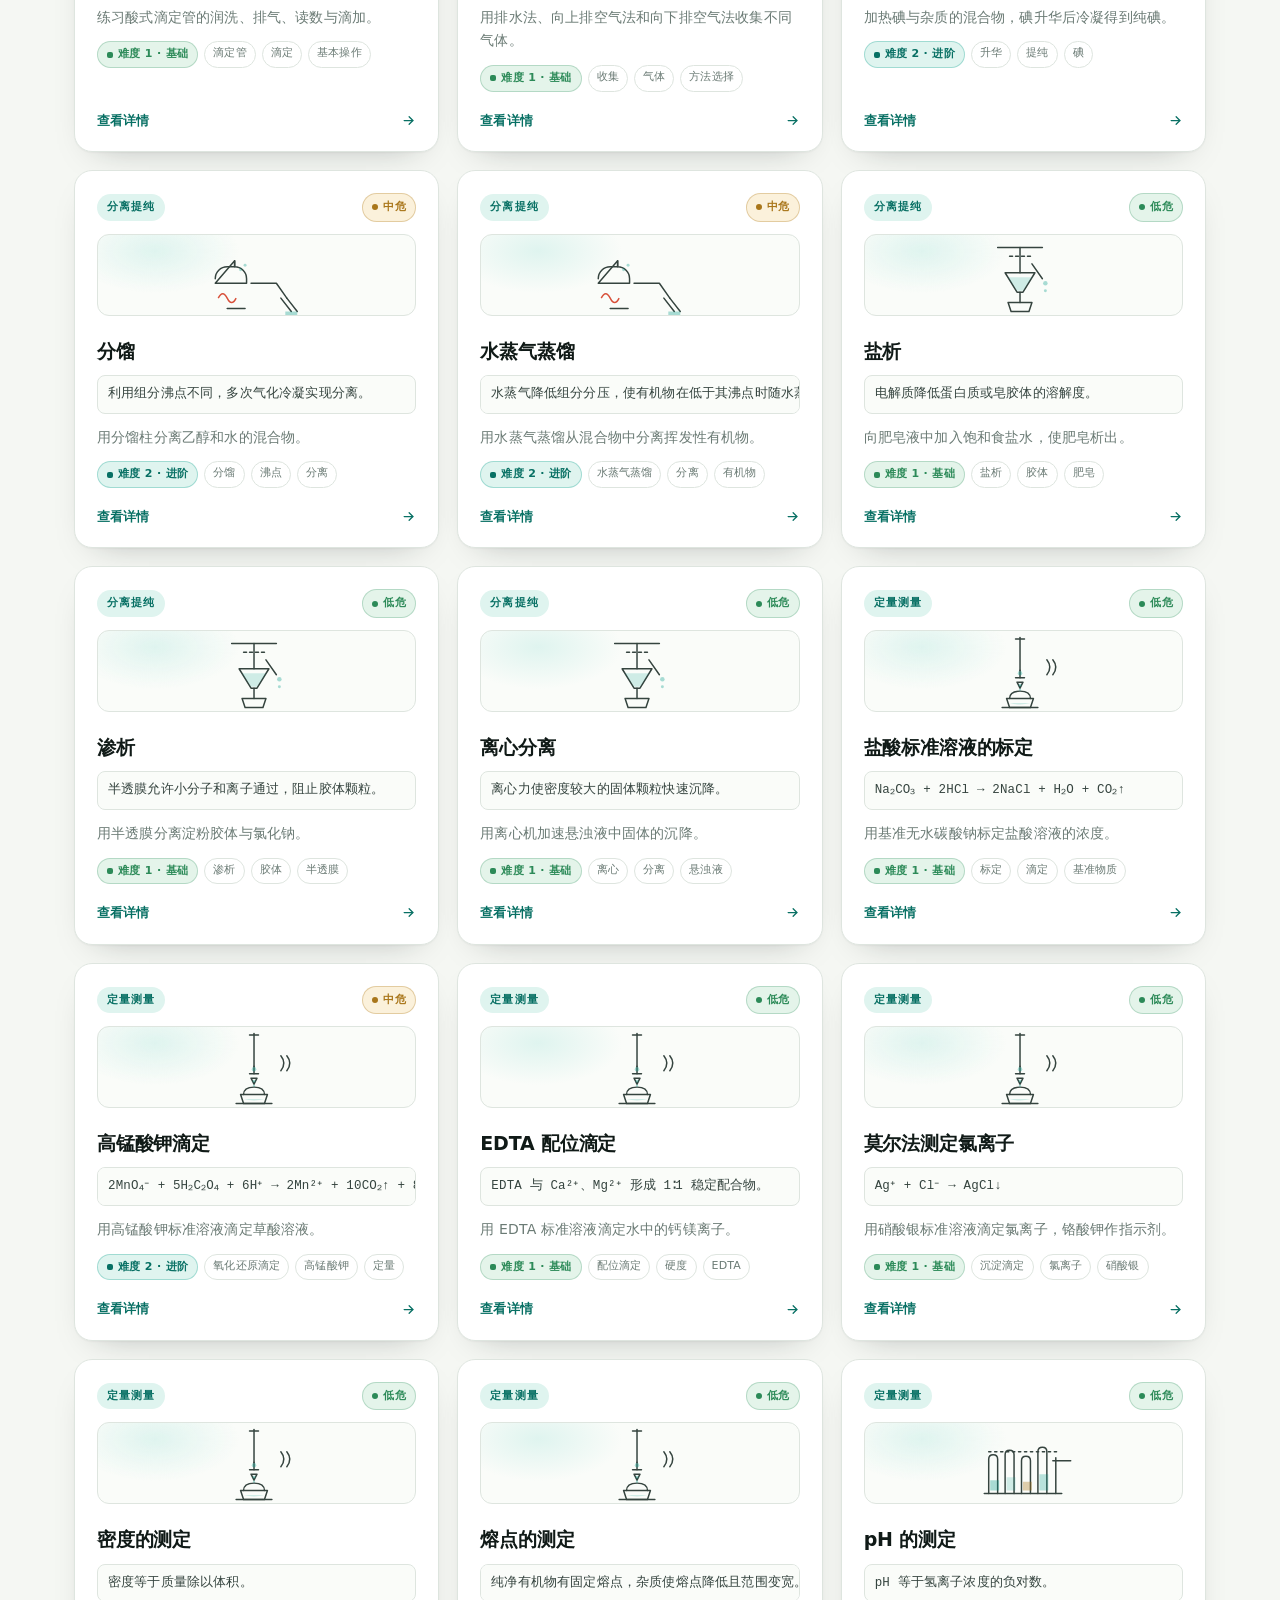
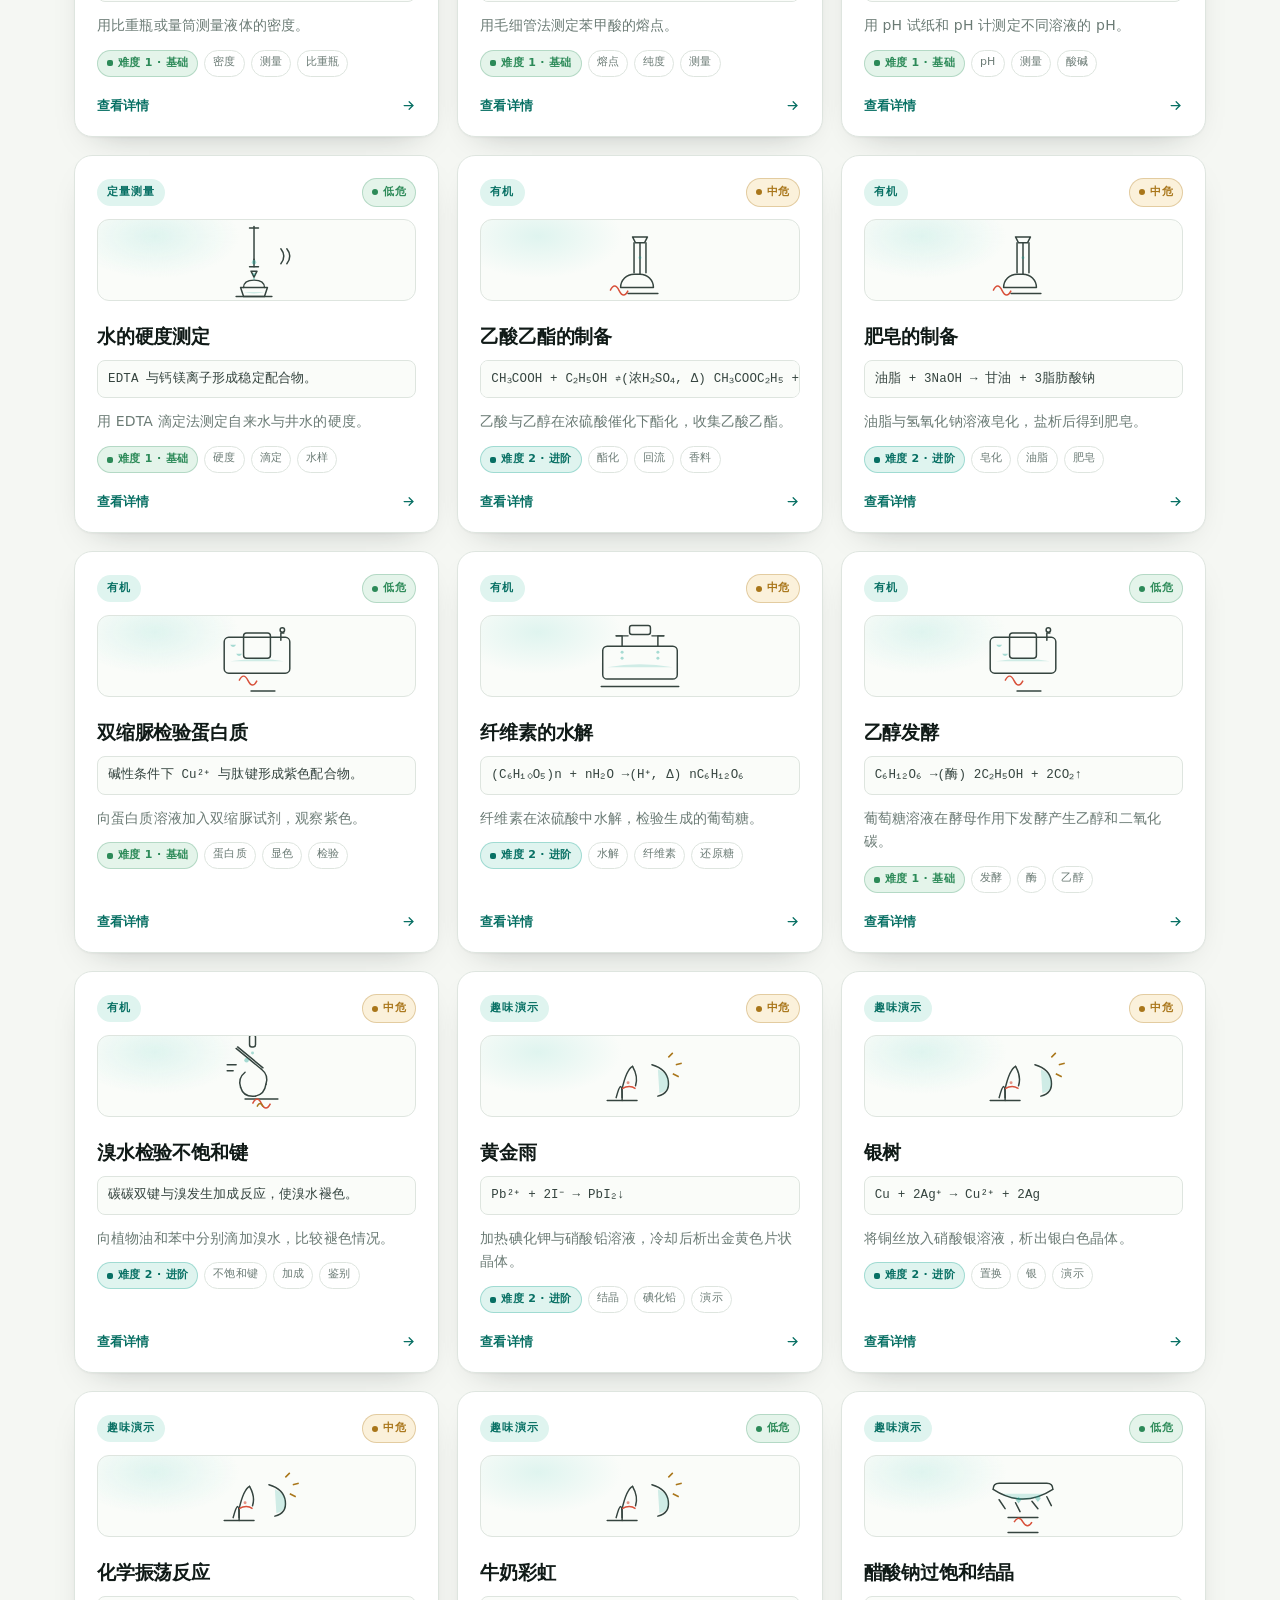
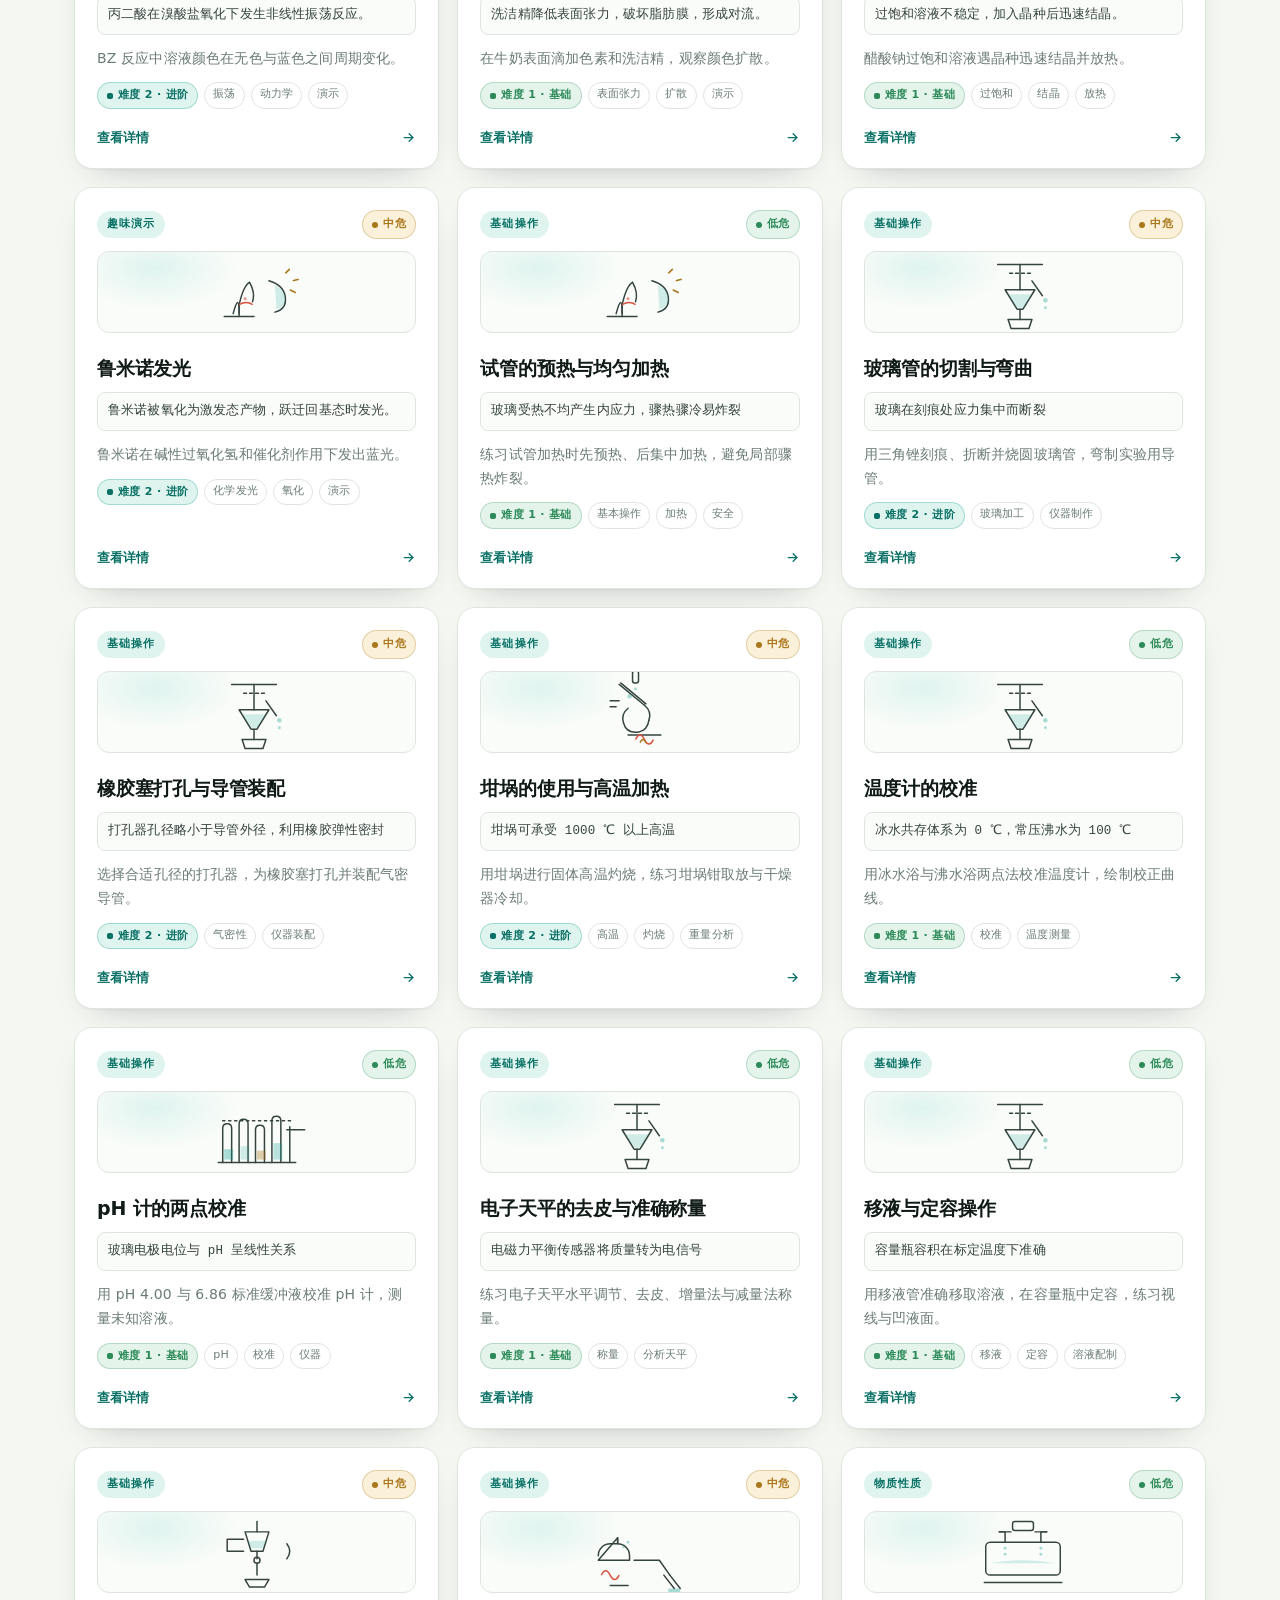
<file: experiments.html>
<!DOCTYPE html>
<html lang="zh-CN" data-theme="light">
<head>
<meta charset="UTF-8">
<meta name="viewport" content="width=device-width, initial-scale=1">
<title>常见化学实验 · 化境 ChemLab</title>
<meta name="description" content="311 个经典化学实验：中和滴定、中和热测定、焰色试验、电解水、碘钟、银镜、铝热、萃取分液、蒸馏、纸层析、原电池与电镀、重结晶、氯酸钾制氧、肥皂制备、金属腐蚀、缓冲溶液、阿司匹林合成、气体摩尔体积、配合物与银氨溶液，含原理、步骤、现象与安全提示。">
<link rel="icon" href="data:image/svg+xml,%3Csvg xmlns='http://www.w3.org/2000/svg' viewBox='0 0 24 24'%3E%3Cpath fill='%230e9f8e' d='M9 2h6v5l4.5 11A2 2 0 0 1 17.6 21H6.4a2 2 0 0 1-1.9-3L9 7V2z'/%3E%3C/svg%3E">
<script>
  (function () {
    try {
      var t = localStorage.getItem("chemlab-theme");
      if (!t) t = window.matchMedia && window.matchMedia("(prefers-color-scheme: dark)").matches ? "dark" : "light";
      document.documentElement.setAttribute("data-theme", t);
    } catch (e) {}
  })();
</script>
<link rel="stylesheet" href="assets/style.css">
  <script src="assets/analytics.js"></script>
  <meta name="theme-color" content="#0e9f8e">
  <meta name="color-scheme" content="light dark">
  <link rel="canonical" href="https://eloncheng0831.github.io/chemlab/experiments.html">
  <meta property="og:type" content="website">
  <meta property="og:site_name" content="化境 ChemLab">
  <meta property="og:title" content="常见化学实验 · 化境 ChemLab">
  <meta property="og:description" content="311 个经典化学实验：中和滴定、中和热测定、焰色试验、电解水、碘钟、银镜、铝热、萃取分液、蒸馏、纸层析、原电池与电镀、重结晶、氯酸钾制氧、肥皂制备、金属腐蚀、缓冲溶液、阿司匹林合成、气体摩尔体积、配合物与银氨溶液，含原理、步骤、现象与安全提示。">
  <meta property="og:url" content="https://eloncheng0831.github.io/chemlab/experiments.html">
  <meta name="twitter:card" content="summary">
  <meta name="twitter:title" content="常见化学实验 · 化境 ChemLab">
  <meta name="twitter:description" content="311 个经典化学实验：中和滴定、中和热测定、焰色试验、电解水、碘钟、银镜、铝热、萃取分液、蒸馏、纸层析、原电池与电镀、重结晶、氯酸钾制氧、肥皂制备、金属腐蚀、缓冲溶液、阿司匹林合成、气体摩尔体积、配合物与银氨溶液，含原理、步骤、现象与安全提示。">
</head>
<body>

<header class="nav">
  <div class="wrap nav-inner">
    <a class="brand" href="index.html" aria-label="化境 ChemLab 首页">
      <span class="mark" aria-hidden="true">
        <svg viewBox="0 0 24 24" fill="none" stroke="currentColor" stroke-width="2" stroke-linecap="round" stroke-linejoin="round"><path d="M9 3h6v5l4.5 11A2 2 0 0 1 17.6 22H6.4a2 2 0 0 1-1.9-3L9 8Z"/><path d="M7 15h10"/></svg>
      </span>
      <span>化境 ChemLab<small>Preparation &amp; Experiment</small></span>
    </a>

    <nav class="nav-links" id="nav-links" aria-label="主导航">
      <a href="index.html">首页</a>
      <a href="preparations.html">药品制法</a>
      <a href="forge.html">合成工坊</a>
      <a href="experiments.html" aria-current="page">化学实验</a>
      <a href="propellants.html">固体推进剂</a>
      <a href="cleaners.html">清洁剂成分</a>
      <a href="safety.html">安全须知</a>
    </nav>

    <button class="icon-btn theme-toggle" type="button" aria-label="切换主题">
      <svg class="sun" viewBox="0 0 24 24" fill="none" stroke="currentColor" stroke-width="2" stroke-linecap="round"><circle cx="12" cy="12" r="4"/><path d="M12 2v2M12 20v2M4.9 4.9l1.4 1.4M17.7 17.7l1.4 1.4M2 12h2M20 12h2M4.9 19.1l1.4-1.4M17.7 6.3l1.4-1.4"/></svg>
      <svg class="moon" viewBox="0 0 24 24" fill="none" stroke="currentColor" stroke-width="2" stroke-linecap="round" stroke-linejoin="round"><path d="M21 12.8A9 9 0 1 1 11.2 3a7 7 0 0 0 9.8 9.8Z"/></svg>
    </button>

    <button class="icon-btn nav-toggle" type="button" aria-label="打开菜单" aria-expanded="false" aria-controls="nav-links">
      <svg viewBox="0 0 24 24" fill="none" stroke="currentColor" stroke-width="2" stroke-linecap="round"><path d="M4 7h16M4 12h16M4 17h16"/></svg>
    </button>
  </div>
</header>

<main>
  <section class="page-head">
    <div class="wrap">
      <nav class="breadcrumb" aria-label="面包屑">
        <a href="index.html">首页</a>
        <span>/</span>
        <span>化学实验</span>
      </nav>
      <h1>常见化学实验</h1>
      <p>
        从基础操作、离子检验、气体性质到生活化学与环境检测，共 311 个实验。每条包含原理、试剂仪器、操作步骤、预期现象、结论与注意事项，并标注 1–3 级难度（基础 / 进阶 / 挑战）。
        现象描述尽量具体，方便你在实验时对照判断是否“做对了”。
      </p>
      <div class="art-strip" id="art-strip" aria-label="常见实验操作图解"></div>

      <div class="page-metrics">
        <div><b data-count="exp">311</b><span>个实验</span></div>
        <div><b>12</b><span>个类别</span></div>
        <div><b>28</b><span>个高危</span></div>
        <div><b>135 / 126 / 50</b><span>基础 / 进阶 / 挑战</span></div>
        <div><b>8</b><span>幅操作图解</span></div>
      </div>

    </div>
  </section>

  <section style="padding-bottom: 90px;">
    <div class="wrap">
      <div class="toolbar">
        <label class="search">
          <svg viewBox="0 0 24 24" fill="none" stroke="currentColor" stroke-width="2" stroke-linecap="round" aria-hidden="true"><circle cx="11" cy="11" r="7"/><path d="m20 20-3.5-3.5"/></svg>
          <input id="exp-search" type="search" placeholder="搜索：滴定、焰色、萃取、电镀…" autocomplete="off" aria-label="搜索实验">
        </label>
        <div class="chips" id="exp-cats" role="group" aria-label="按类别筛选"></div>
        <div class="chips" id="exp-hz" role="group" aria-label="按危险等级筛选"></div>
      </div>

      <p class="result-note" id="exp-note" style="margin-bottom: 18px;"></p>

      <div class="grid" id="exp-grid"></div>

      <div class="callout callout-warn" style="margin-top: 40px;">
        <svg viewBox="0 0 24 24" fill="none" stroke="currentColor" stroke-width="2" stroke-linecap="round" stroke-linejoin="round" aria-hidden="true"><path d="M12 9v4"/><path d="M12 17h.01"/><path d="M10.3 3.9 1.8 18a2 2 0 0 0 1.7 3h17a2 2 0 0 0 1.7-3L13.7 3.9a2 2 0 0 0-3.4 0Z"/></svg>
        <div class="callout-text">
          铝热反应、钠与水、银镜反应标为<strong>高危</strong>，必须在专业实验室由教师操作，旁观者保持安全距离。
          任何实验都不得用于制造爆炸物、毒品或其他违法用途。
        </div>
      </div>
    </div>
  </section>
</main>

<footer class="footer">
  <div class="wrap">
    <div class="footer-grid">
      <div>
        <h5>化境 ChemLab</h5>
        <p>一份写给学生的化学制法与实验手册。内容以基础化学教材与常规实验讲义为依据整理，重在讲清原理与风险。</p>
      </div>
      <div>
        <h5>目录</h5>
        <ul>
          <li><a href="preparations.html">药品制法</a></li>
          <li><a href="experiments.html">化学实验</a></li>
          <li><a href="cleaners.html">清洁剂成分</a></li>
          <li><a href="safety.html">安全须知</a></li>
        </ul>
      </div>
      <div>
        <h5>提示</h5>
        <p>本站内容仅用于教学与科普，不构成任何操作指导。实验须在具备资质的场所、由专业人员指导完成。</p>
      </div>
    </div>
    <div class="footer-bottom">
      <span>© <span data-year>2026</span> 化境 ChemLab · 教学演示站点</span>
      <span>原理 · 步骤 · 现象 · 风险</span>
    </div>
  </div>
</footer>

<script src="assets/data-preparations.js"></script>
<script src="assets/data-experiments.js"></script>
<script src="assets/add-content.js"></script>
<script src="assets/art.js"></script>
<script src="assets/app.js"></script>
</body>
</html>
</file>
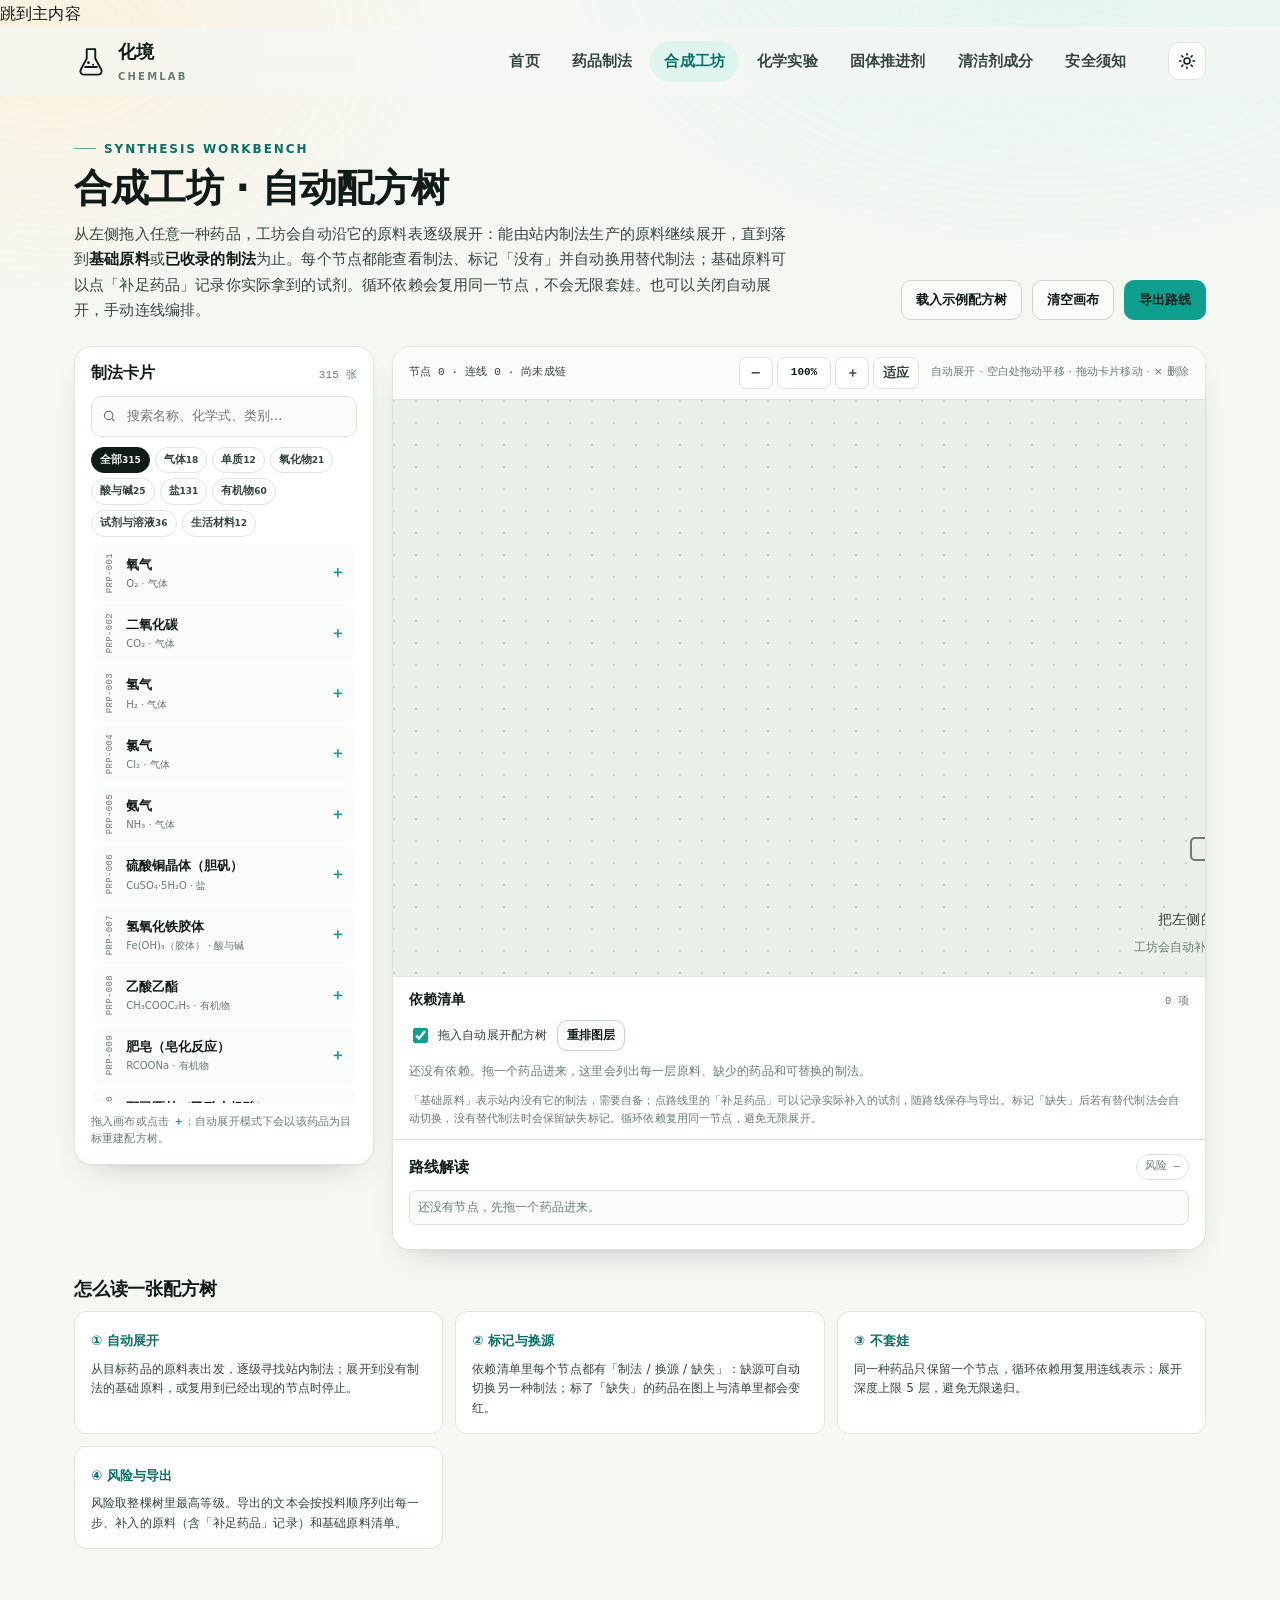
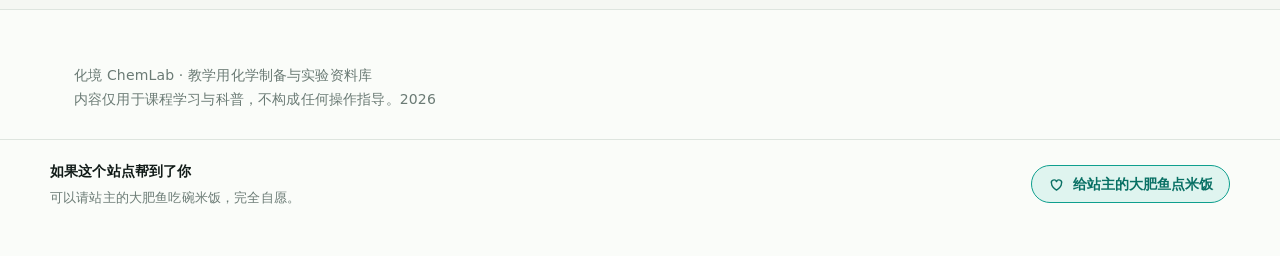
<file: forge.html>
<!DOCTYPE html>
<html lang="zh-CN" data-theme="light">
<head>
<meta charset="UTF-8">
<meta name="viewport" content="width=device-width, initial-scale=1">
<title>合成工坊 · 多步制法编排 | 化境 ChemLab</title>
<meta name="description" content="拖入任意药品，自动展开它的全套原料与制法依赖，标出缺失药品、切换替代制法，并检查多步合成路线与风险。">
<link rel="icon" href="data:image/svg+xml,%3Csvg xmlns='http://www.w3.org/2000/svg' viewBox='0 0 32 32'%3E%3Cpath d='M12 4h8v9l6 11a4 4 0 0 1-3.5 6h-13A4 4 0 0 1 6 24l6-11z' fill='%230e9f8e'/%3E%3C/svg%3E">
<script>
  (function () {
    try {
      var saved = localStorage.getItem("chemlab-theme");
      var theme = saved || (window.matchMedia("(prefers-color-scheme: dark)").matches ? "dark" : "light");
      document.documentElement.dataset.theme = theme;
    } catch (e) {}
  })();
</script>
<link rel="stylesheet" href="assets/style.css">
<link rel="stylesheet" href="assets/forge.css">
  <script src="assets/analytics.js"></script>
  <meta name="theme-color" content="#0e9f8e">
  <meta name="color-scheme" content="light dark">
  <link rel="canonical" href="https://eloncheng0831.github.io/chemlab/forge.html">
  <meta property="og:type" content="website">
  <meta property="og:site_name" content="化境 ChemLab">
  <meta property="og:title" content="合成工坊 · 多步制法编排 | 化境 ChemLab">
  <meta property="og:description" content="拖入任意药品，自动展开它的全套原料与制法依赖，标出缺失药品、切换替代制法，并检查多步合成路线与风险。">
  <meta property="og:url" content="https://eloncheng0831.github.io/chemlab/forge.html">
  <meta name="twitter:card" content="summary">
  <meta name="twitter:title" content="合成工坊 · 多步制法编排 | 化境 ChemLab">
  <meta name="twitter:description" content="拖入任意药品，自动展开它的全套原料与制法依赖，标出缺失药品、切换替代制法，并检查多步合成路线与风险。">
</head>
<body class="forge-page">
<a class="skip-link" href="#forge-main">跳到主内容</a>

<header class="nav" id="nav">
  <div class="nav-inner wrap">
    <a class="brand" href="index.html" aria-label="化境 ChemLab 首页">
      <span class="brand-mark" aria-hidden="true">
        <svg viewBox="0 0 40 40" width="34" height="34" fill="none">
          <path d="M15 6h10v11l7 13a4 4 0 0 1-3.5 6h-17A4 4 0 0 1 8 30l7-13Z" stroke="currentColor" stroke-width="2.2" stroke-linejoin="round"/>
          <path d="M13 27h14" stroke="currentColor" stroke-width="2.2" stroke-linecap="round"/>
          <circle cx="17" cy="22" r="1.6" fill="currentColor"/><circle cx="22.5" cy="24.5" r="1.2" fill="currentColor"/>
        </svg>
      </span>
      <span class="brand-text"><b>化境</b><small>ChemLab</small></span>
    </a>
    <nav class="nav-links" id="nav-links" aria-label="主导航">
      <a href="index.html">首页</a>
      <a href="preparations.html">药品制法</a>
      <a href="forge.html" aria-current="page">合成工坊</a>
      <a href="experiments.html">化学实验</a>
      <a href="propellants.html">固体推进剂</a>
      <a href="cleaners.html">清洁剂成分</a>
      <a href="safety.html">安全须知</a>
    </nav>
    <button class="icon-btn theme-toggle" id="theme-toggle" type="button" aria-label="切换深浅色主题" title="切换主题">
      <svg viewBox="0 0 24 24" width="20" height="20" fill="none" stroke="currentColor" stroke-width="2" stroke-linecap="round">
        <circle cx="12" cy="12" r="4"/><path d="M12 2v2M12 20v2M2 12h2M20 12h2M5 5l1.5 1.5M17.5 17.5 19 19M19 5l-1.5 1.5M6.5 17.5 5 19"/>
      </svg>
    </button>
    <button class="icon-btn nav-toggle" id="nav-toggle" type="button" aria-label="打开导航" aria-expanded="false" aria-controls="nav-links">
      <span></span><span></span><span></span>
    </button>
  </div>
</header>

<main class="wrap forge-main" id="forge-main">
  <section class="forge-head">
    <div>
      <p class="eyebrow">Synthesis Workbench</p>
      <h1>合成工坊 · 自动配方树</h1>
      <p class="forge-lead">从左侧拖入任意一种药品，工坊会自动沿它的原料表逐级展开：能由站内制法生产的原料继续展开，直到落到<b>基础原料</b>或<b>已收录的制法</b>为止。每个节点都能查看制法、标记「没有」并自动换用替代制法；基础原料可以点「补足药品」记录你实际拿到的试剂。循环依赖会复用同一节点，不会无限套娃。也可以关闭自动展开，手动连线编排。</p>
    </div>
    <div class="forge-actions">
      <button class="btn btn-ghost" type="button" id="forge-example">载入示例配方树</button>
      <button class="btn btn-ghost" type="button" id="forge-clear">清空画布</button>
      <button class="btn btn-primary" type="button" id="forge-export">导出路线</button>
    </div>
  </section>

  <div class="forge-layout">
    <aside class="forge-palette" aria-label="制法卡片库">
      <div class="palette-head">
        <h2>制法卡片</h2>
        <span id="forge-count" class="palette-count">315 张</span>
        <button class="palette-toggle" type="button" id="forge-palette-toggle" aria-expanded="true" aria-controls="forge-list">收起</button>
      </div>
      <label class="palette-search">
        <svg viewBox="0 0 24 24" width="16" height="16" fill="none" stroke="currentColor" stroke-width="2" aria-hidden="true"><circle cx="11" cy="11" r="7"/><path d="m16.5 16.5 4 4"/></svg>
        <input id="forge-search" type="search" placeholder="搜索名称、化学式、类别…" autocomplete="off">
      </label>
      <div class="chips palette-chips" id="forge-cats" role="group" aria-label="按类别筛选"></div>
      <div class="palette-list" id="forge-list"></div>
      <p class="palette-tip">拖入画布或点击 <b>＋</b>：自动展开模式下会以该药品为目标重建配方树。</p>
    </aside>

    <section class="forge-stage" aria-label="编排画布">
      <div class="stage-bar">
        <span id="forge-status" class="stage-status">节点 0 · 连线 0 · 尚未成链</span>
        <div class="zoom-tools" role="group" aria-label="画布缩放">
          <button type="button" id="forge-zoom-out" aria-label="缩小画布">−</button>
          <button type="button" id="forge-zoom-val" class="zoom-val" aria-label="恢复 100% 比例" title="点一下恢复 100%">100%</button>
          <button type="button" id="forge-zoom-in" aria-label="放大画布">＋</button>
          <button type="button" id="forge-zoom-fit" aria-label="适应画布宽度">适应</button>
        </div>
        <span class="stage-hint" id="forge-mode-hint">自动展开 · 最多 5 层 · 空白处拖动平移 · 拖动卡片移动 · × 删除</span>
      </div>
      <div class="board-scroll">
        <div class="forge-board" id="forge-board">
          <svg class="forge-edges" id="forge-edges" width="1640" height="960" aria-hidden="true"></svg>
          <div class="forge-nodes" id="forge-nodes"></div>
          <div class="board-empty" id="forge-empty">
            <svg viewBox="0 0 120 80" width="120" height="80" fill="none" stroke="currentColor" stroke-width="2" aria-hidden="true">
              <rect x="8" y="16" width="44" height="22" rx="4"/><rect x="68" y="42" width="44" height="22" rx="4"/>
              <path d="M52 27h16v26h-0" stroke-dasharray="4 4"/><path d="m64 50 4 4 4-4"/>
            </svg>
            <p>把左侧的药品卡片拖到这里</p>
            <p class="board-empty-sub">工坊会自动补齐它的全套原料与前置制法</p>
          </div>
        </div>
      </div>

      <div class="deps-panel" id="forge-deps-panel">
        <div class="deps-head">
          <h2>依赖清单</h2>
          <span id="forge-dep-count" class="deps-count">0 项</span>
        </div>
        <div class="deps-tools">
          <label class="switch">
            <input id="forge-auto" type="checkbox" checked>
            <span>拖入自动展开配方树</span>
          </label>
          <button class="btn btn-ghost btn-small" type="button" id="forge-reflow">重排图层</button>
        </div>
        <div class="deps-list" id="forge-deps-list">
          <p class="deps-idle">还没有依赖。拖一个药品进来，这里会列出每一层原料、缺少的药品和可替换的制法。</p>
        </div>
        <p class="deps-note">「基础原料」表示站内没有它的制法，需要自备；点路线里的「补足药品」可以记录实际补入的试剂，随路线保存与导出。标记「缺失」后若有替代制法会自动切换，没有替代制法时会保留缺失标记。循环依赖复用同一节点，避免无限展开。</p>
      </div>

      <div class="route-panel" id="forge-route-panel">
        <div class="route-head">
          <h2>路线解读</h2>
          <span id="forge-risk" class="route-risk">风险 —</span>
        </div>
        <ol class="route-list" id="forge-route-list">
          <li class="route-idle">还没有节点，先拖一张制法卡片进来。</li>
        </ol>
        <p class="route-note" id="forge-route-note"></p>
      </div>
    </section>
  </div>

  <section class="forge-guide">
    <h2>怎么读一张配方树</h2>
    <div class="guide-grid">
      <article><b>① 自动展开</b><p>从目标药品的原料表出发，逐级寻找站内制法；展开到没有制法的基础原料，或复用到已经出现的节点时停止。</p></article>
      <article><b>② 标记与换源</b><p>依赖清单里每个节点都有「制法 / 换源 / 缺失」：缺源可自动切换另一种制法；标了「缺失」的药品在图上与清单里都会变红。</p></article>
      <article><b>③ 不套娃</b><p>同一种药品只保留一个节点，循环依赖用复用连线表示；展开深度上限 5 层，避免无限递归。</p></article>
      <article><b>④ 风险与导出</b><p>风险取整棵树里最高等级。导出的文本会按投料顺序列出每一步、补入的原料（含「补足药品」记录）和基础原料清单。</p></article>
    </div>
  </section>
</main>

<footer class="footer">
  <div class="wrap footer-inner">
    <p>化境 ChemLab · 教学用化学制备与实验资料库</p>
    <p>内容仅用于课程学习与科普，不构成任何操作指导。<span data-year>2026</span></p>
  </div>
</footer>

<script src="assets/data-preparations.js"></script>
<script src="assets/data-experiments.js"></script>
<script src="assets/add-content.js"></script>
<script src="assets/app.js"></script>
<script src="assets/art.js"></script>
<script src="assets/forge.js"></script>
</body>
</html>
</file>
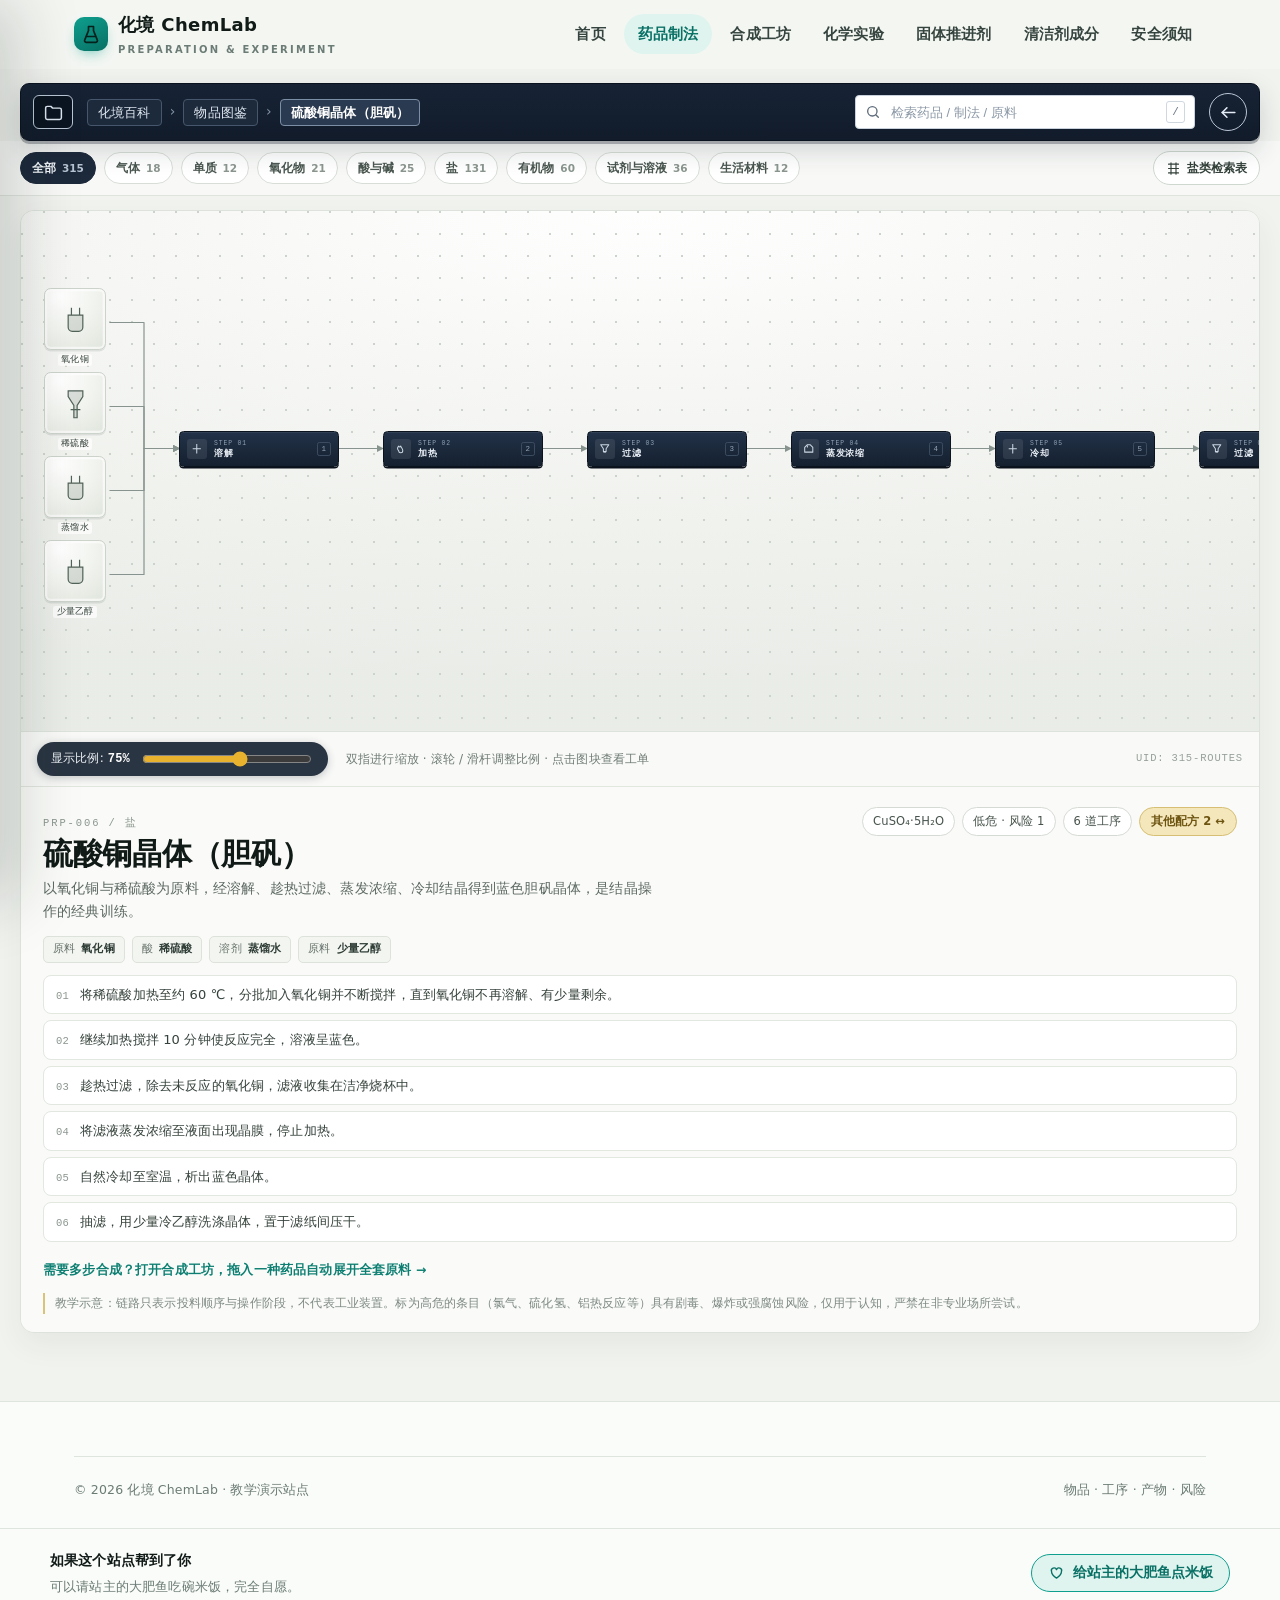
<file: preparations.html>
<!DOCTYPE html>
<html lang="zh-CN" data-theme="light">
<head>
<meta charset="UTF-8">
<meta name="viewport" content="width=device-width, initial-scale=1">
<title>制造链路 · 药品图鉴 | 化境 ChemLab</title>
<meta name="description" content="315 条常见化学品与试剂的实验室制法，以点阵制造链路展示物品、工序与产物，含风险、用途与完整工单，并可跳转合成工坊编排多步路线。">
<link rel="icon" href="data:image/svg+xml,%3Csvg xmlns='http://www.w3.org/2000/svg' viewBox='0 0 24 24'%3E%3Cpath fill='%230e9f8e' d='M9 2h6v5l4.5 11A2 2 0 0 1 17.6 21H6.4a2 2 0 0 1-1.9-3L9 7V2z'/%3E%3C/svg%3E">
<link rel="stylesheet" href="assets/style.css">
<link rel="stylesheet" href="assets/chain.css">
  <script src="assets/analytics.js"></script>
  <meta name="theme-color" content="#0e9f8e">
  <meta name="color-scheme" content="light dark">
  <link rel="canonical" href="https://eloncheng0831.github.io/chemlab/preparations.html">
  <meta property="og:type" content="website">
  <meta property="og:site_name" content="化境 ChemLab">
  <meta property="og:title" content="制造链路 · 药品图鉴 | 化境 ChemLab">
  <meta property="og:description" content="315 条常见化学品与试剂的实验室制法，以点阵制造链路展示物品、工序与产物，含风险、用途与完整工单，并可跳转合成工坊编排多步路线。">
  <meta property="og:url" content="https://eloncheng0831.github.io/chemlab/preparations.html">
  <meta name="twitter:card" content="summary">
  <meta name="twitter:title" content="制造链路 · 药品图鉴 | 化境 ChemLab">
  <meta name="twitter:description" content="315 条常见化学品与试剂的实验室制法，以点阵制造链路展示物品、工序与产物，含风险、用途与完整工单，并可跳转合成工坊编排多步路线。">
</head>
<body class="chain-page">

<header class="nav">
  <div class="wrap nav-inner">
    <a class="brand" href="index.html" aria-label="化境 ChemLab 首页">
      <span class="mark" aria-hidden="true">
        <svg viewBox="0 0 24 24" fill="none" stroke="currentColor" stroke-width="2" stroke-linecap="round" stroke-linejoin="round"><path d="M9 3h6v5l4.5 11A2 2 0 0 1 17.6 22H6.4a2 2 0 0 1-1.9-3L9 8Z"/><path d="M7 15h10"/></svg>
      </span>
      <span>化境 ChemLab<small>Preparation &amp; Experiment</small></span>
    </a>

    <nav class="nav-links" id="nav-links" aria-label="主导航">
      <a href="index.html">首页</a>
      <a href="preparations.html" aria-current="page">药品制法</a>
      <a href="forge.html">合成工坊</a>
      <a href="experiments.html">化学实验</a>
      <a href="propellants.html">固体推进剂</a>
      <a href="cleaners.html">清洁剂成分</a>
      <a href="safety.html">安全须知</a>
    </nav>

    <button class="icon-btn nav-toggle" type="button" aria-label="打开菜单" aria-expanded="false" aria-controls="nav-links">
      <svg viewBox="0 0 24 24" fill="none" stroke="currentColor" stroke-width="2" stroke-linecap="round"><path d="M4 7h16M4 12h16M4 17h16"/></svg>
    </button>
  </div>
</header>

<main class="chain-app">
  <!-- 顶部深色检索条：文件夹 / 面包屑 / 搜索 / 返回 -->
  <div class="chain-bar">
    <button class="chain-folder" id="chain-folder" type="button" aria-label="打开药品图鉴" title="打开药品图鉴">
      <svg viewBox="0 0 24 24" fill="none" stroke="currentColor" stroke-width="1.7" stroke-linejoin="round"><path d="M3 7a2 2 0 0 1 2-2h4l2 2h8a2 2 0 0 1 2 2v9a2 2 0 0 1-2 2H5a2 2 0 0 1-2-2Z"/></svg>
    </button>
    <nav class="chain-crumb" aria-label="面包屑">
      <a href="index.html">化境百科</a><i>›</i>
      <a href="preparations.html">物品图鉴</a><i>›</i>
      <b id="crumb-name">制造链路</b>
    </nav>
    <label class="chain-search">
      <svg viewBox="0 0 24 24" fill="none" stroke="currentColor" stroke-width="2" stroke-linecap="round" aria-hidden="true"><circle cx="11" cy="11" r="7"/><path d="m20 20-3.5-3.5"/></svg>
      <input id="prep-search" type="search" placeholder="检索药品 / 制法 / 原料" autocomplete="off" aria-label="搜索药品" role="combobox" aria-expanded="false" aria-controls="chain-suggest">
      <span class="search-key" aria-hidden="true">/</span>
    </label>
    <a class="chain-back" href="index.html" aria-label="返回首页">
      <svg viewBox="0 0 24 24" fill="none" stroke="currentColor" stroke-width="2" stroke-linecap="round" stroke-linejoin="round"><path d="M20 12H4"/><path d="m10 6-6 6 6 6"/></svg>
    </a>
  </div>
  <div class="chain-suggest" id="chain-suggest" role="listbox" aria-label="检索结果" hidden></div>

  <!-- 分类条：八个大类一目了然；盐类可切换为离子检索表 -->
  <div class="chain-cats-row">
    <div class="chain-cats" id="prep-cats" role="group" aria-label="药品分类"></div>
    <button class="salt-toggle" id="salt-toggle" type="button" aria-pressed="false">
      <svg viewBox="0 0 24 24" fill="none" stroke="currentColor" stroke-width="1.8" stroke-linecap="round" aria-hidden="true"><path d="M4 5h16M4 12h16M4 19h16"/><path d="M8 3v18M16 3v18"/></svg>
      盐类检索表
    </button>
  </div>

  <section class="salt-view" id="salt-view" aria-label="盐类离子检索表" hidden>
    <div class="salt-head">
      <div>
        <span class="salt-kicker">SALT INDEX / 离子交叉表</span>
        <h2>盐类检索表</h2>
        <p>左列为阳离子，顶行为阴离子；单元格显示化学式，同一格有多种制法时显示条数，点击即可查看具体做法。</p>
      </div>
      <div class="salt-legend">
        <span><i class="dot dot-cat"></i>阳离子</span>
        <span><i class="dot dot-an"></i>阴离子</span>
        <span>共 <b id="salt-count">0</b> 种盐 · 表内 <b id="salt-main-count">0</b> 种</span>
        <span>少量离子盐类 <b id="salt-rare-count">0</b> 种</span>
      </div>
    </div>
    <div class="salt-layout">
      <div class="salt-main">
        <div class="salt-scroll">
          <table class="salt-table" id="salt-table"></table>
        </div>
        <div class="salt-rare" id="salt-rare" hidden>
          <div class="salt-rare-head">
            <h3>少量离子盐类</h3>
            <p>这些离子在本站对应的盐很少，不再单独占一行或一列；点击名称同样可以查看制法。</p>
          </div>
          <div class="salt-rare-list" id="salt-rare-list"></div>
        </div>
      </div>
      <aside class="salt-result" id="salt-result" aria-live="polite">
        <p class="salt-hint">点击表格里的盐：只有一条制法时直接打开流程图；同一格有多条时，这里会列出可选的制法。</p>
      </aside>
    </div>
  </section>

  <section class="chain-stage" id="chain-stage" aria-label="制造链路画布">
    <div class="chain-viewport" id="chain-viewport">
      <div class="chain-canvas" id="chain-canvas">
        <svg class="chain-edges" id="chain-edges" aria-hidden="true"></svg>
      </div>
      <div class="chain-empty" id="chain-empty">
        <p>检索或打开「药品图鉴」，选择一种药品查看它的制造链路。</p>
        <button class="btn btn-ghost" id="chain-open" type="button">打开药品图鉴</button>
      </div>
    </div>

    <div class="chain-hud">
      <div class="chain-zoom">
        <span>显示比例: <b id="zoom-val">75%</b></span>
        <input id="zoom-range" type="range" min="40" max="100" step="5" value="75" aria-label="缩放制造链路">
      </div>
      <span class="chain-hint">双指进行缩放 · 滚轮 / 滑杆调整比例 · 点击图块查看工单</span>
      <span class="chain-uid">UID: 315-ROUTES</span>
    </div>

    <div class="chain-info">
      <div class="chain-info-head">
        <div>
          <span class="chain-kicker" id="chain-kicker">PRODUCTION CHAIN</span>
          <h1 id="chain-title">制造链路</h1>
          <p id="chain-sub">从图鉴中选择一种药品，这里会显示它的原料、工序与产物。</p>
        </div>
        <div class="chain-meta" id="chain-meta"></div>
      </div>

      <div class="chain-roles" id="chain-roles" aria-label="原料用途"></div>

      <ol class="chain-steps" id="chain-steps"></ol>

      <p class="chain-forge"><a href="forge.html">需要多步合成？打开合成工坊，拖入一种药品自动展开全套原料 →</a></p>

      <p class="chain-warn">
        教学示意：链路只表示投料顺序与操作阶段，不代表工业装置。标为高危的条目（氯气、硫化氢、铝热反应等）具有剧毒、爆炸或强腐蚀风险，仅用于认知，严禁在非专业场所尝试。
      </p>
    </div>
  </section>
</main>

<!-- 图鉴抽屉 -->
<aside class="chain-drawer" id="chain-drawer" aria-label="药品图鉴" aria-hidden="true">
  <div class="drawer-head">
    <h2>药品图鉴 <span id="drawer-count">315</span></h2>
    <button class="drawer-close" id="drawer-close" type="button" aria-label="关闭图鉴">×</button>
  </div>
  <div class="drawer-hz" id="drawer-hz" role="group" aria-label="按风险筛选"></div>
  <div class="drawer-list" id="prep-list" role="listbox" aria-label="药品列表"></div>
</aside>
<div class="chain-scrim" id="chain-scrim" hidden></div>

<footer class="footer">
  <div class="wrap">
    <div class="footer-bottom">
      <span>© <span data-year>2026</span> 化境 ChemLab · 教学演示站点</span>
      <span>物品 · 工序 · 产物 · 风险</span>
    </div>
  </div>
</footer>

<script src="assets/data-preparations.js"></script>
<script src="assets/data-experiments.js"></script>
<script src="assets/add-content.js"></script>
<script src="assets/art.js"></script>
<script src="assets/app.js"></script>
<script src="assets/chain.js"></script>
</body>
</html>
</file>
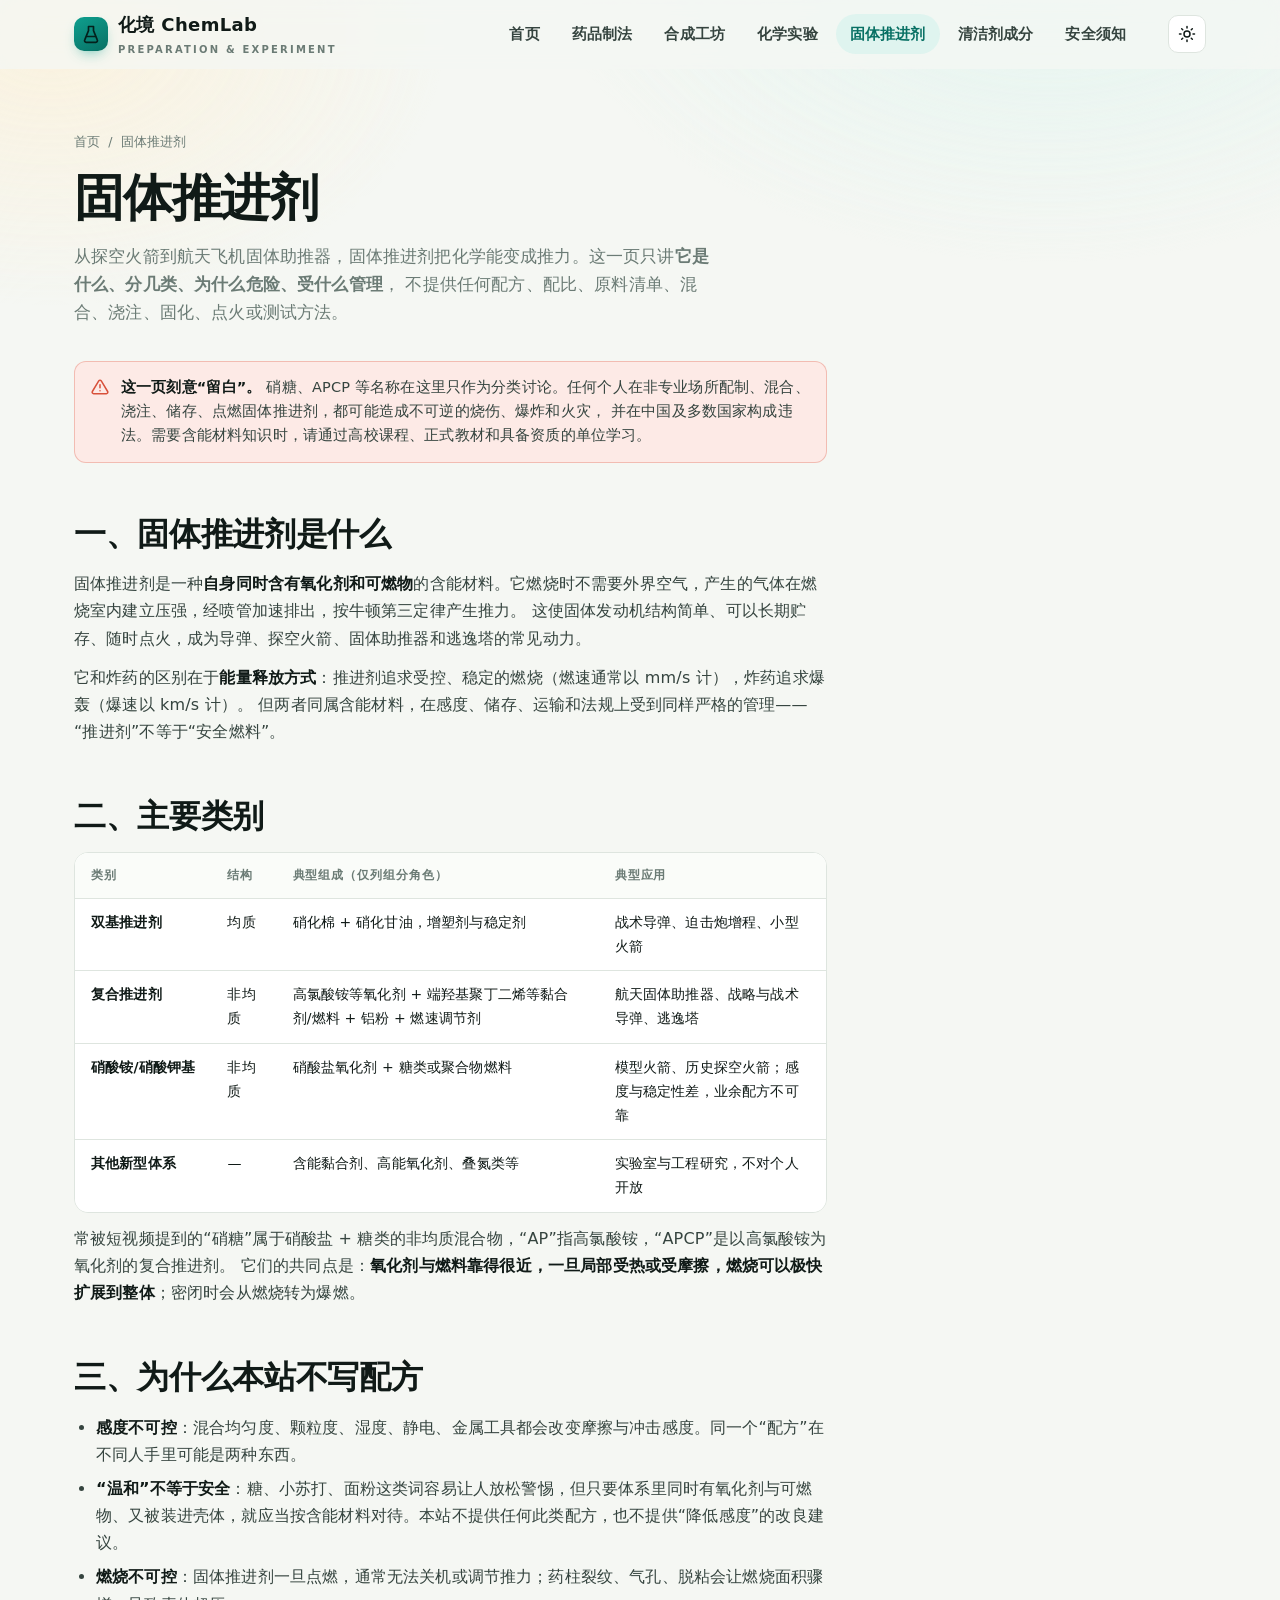
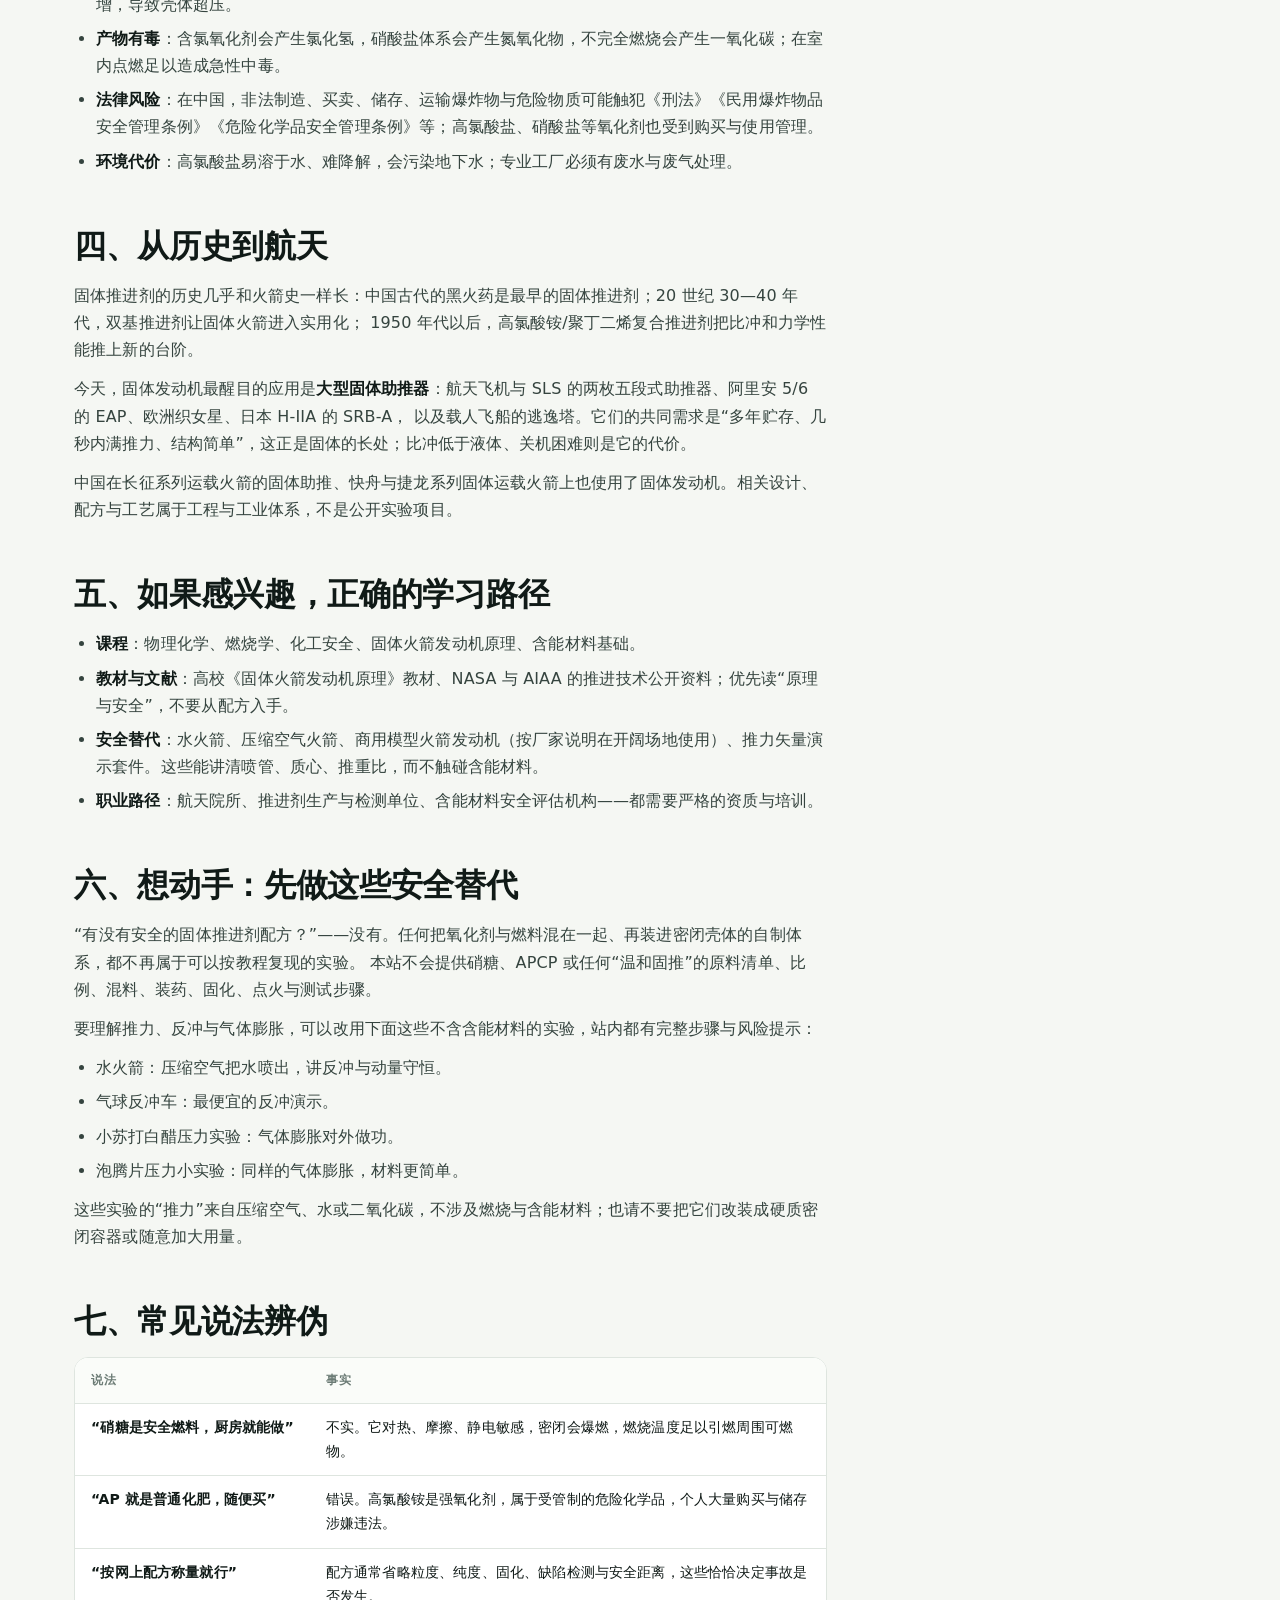
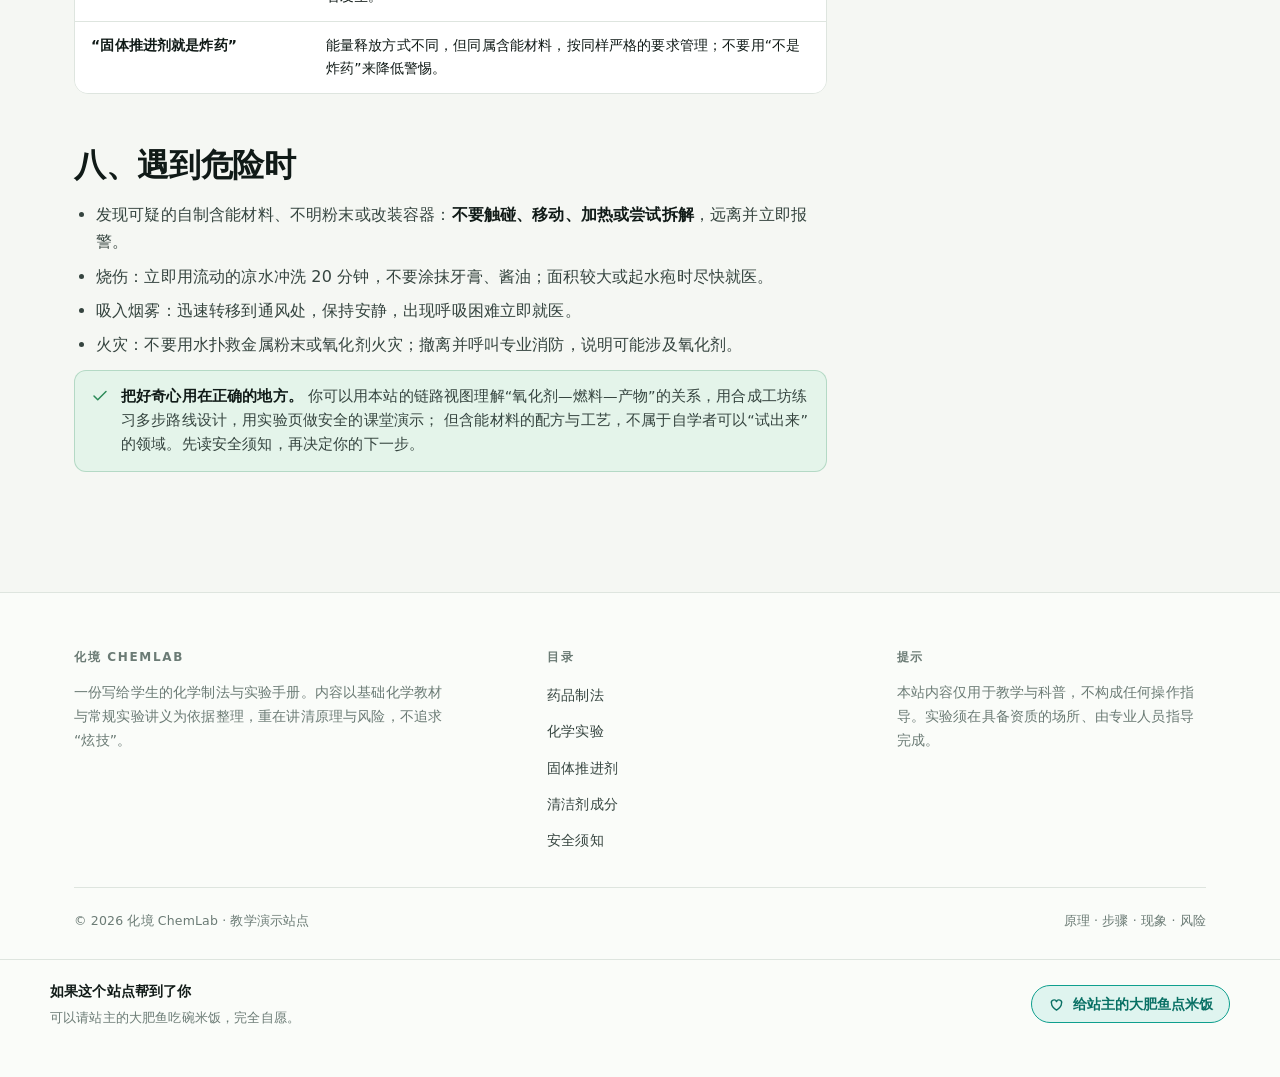
<file: propellants.html>
<!DOCTYPE html>
<html lang="zh-CN" data-theme="light">
<head>
<meta charset="UTF-8">
<meta name="viewport" content="width=device-width, initial-scale=1">
<title>固体推进剂 · 化境 ChemLab</title>
<meta name="description" content="固体推进剂科普：双基、复合与糖类推进剂的分类、原理、航天应用、法规与安全边界。本站不提供配方、配比、工艺、点火或测试方法。">
<link rel="icon" href="data:image/svg+xml,%3Csvg xmlns='http://www.w3.org/2000/svg' viewBox='0 0 24 24'%3E%3Cpath fill='%230e9f8e' d='M9 2h6v5l4.5 11A2 2 0 0 1 17.6 21H6.4a2 2 0 0 1-1.9-3L9 7V2z'/%3E%3C/svg%3E">
<script>
  (function () {
    try {
      var t = localStorage.getItem("chemlab-theme");
      if (!t) t = window.matchMedia && window.matchMedia("(prefers-color-scheme: dark)").matches ? "dark" : "light";
      document.documentElement.setAttribute("data-theme", t);
    } catch (e) {}
  })();
</script>
<link rel="stylesheet" href="assets/style.css">
  <script src="assets/analytics.js"></script>
  <meta name="theme-color" content="#0e9f8e">
  <meta name="color-scheme" content="light dark">
  <link rel="canonical" href="https://eloncheng0831.github.io/chemlab/propellants.html">
  <meta property="og:type" content="website">
  <meta property="og:site_name" content="化境 ChemLab">
  <meta property="og:title" content="固体推进剂 · 化境 ChemLab">
  <meta property="og:description" content="固体推进剂科普：双基、复合与糖类推进剂的分类、原理、航天应用、法规与安全边界。本站不提供配方、配比、工艺、点火或测试方法。">
  <meta property="og:url" content="https://eloncheng0831.github.io/chemlab/propellants.html">
  <meta name="twitter:card" content="summary">
  <meta name="twitter:title" content="固体推进剂 · 化境 ChemLab">
  <meta name="twitter:description" content="固体推进剂科普：双基、复合与糖类推进剂的分类、原理、航天应用、法规与安全边界。本站不提供配方、配比、工艺、点火或测试方法。">
</head>
<body>

<header class="nav">
  <div class="wrap nav-inner">
    <a class="brand" href="index.html" aria-label="化境 ChemLab 首页">
      <span class="mark" aria-hidden="true">
        <svg viewBox="0 0 24 24" fill="none" stroke="currentColor" stroke-width="2" stroke-linecap="round" stroke-linejoin="round"><path d="M9 3h6v5l4.5 11A2 2 0 0 1 17.6 22H6.4a2 2 0 0 1-1.9-3L9 8Z"/><path d="M7 15h10"/></svg>
      </span>
      <span>化境 ChemLab<small>Preparation &amp; Experiment</small></span>
    </a>

    <nav class="nav-links" id="nav-links" aria-label="主导航">
      <a href="index.html">首页</a>
      <a href="preparations.html">药品制法</a>
      <a href="forge.html">合成工坊</a>
      <a href="experiments.html">化学实验</a>
      <a href="propellants.html" aria-current="page">固体推进剂</a>
      <a href="cleaners.html">清洁剂成分</a>
      <a href="safety.html">安全须知</a>
    </nav>

    <button class="icon-btn theme-toggle" type="button" aria-label="切换主题">
      <svg class="sun" viewBox="0 0 24 24" fill="none" stroke="currentColor" stroke-width="2" stroke-linecap="round"><circle cx="12" cy="12" r="4"/><path d="M12 2v2M12 20v2M4.9 4.9l1.4 1.4M17.7 17.7l1.4 1.4M2 12h2M20 12h2M4.9 19.1l1.4-1.4M17.7 6.3l1.4-1.4"/></svg>
      <svg class="moon" viewBox="0 0 24 24" fill="none" stroke="currentColor" stroke-width="2" stroke-linecap="round" stroke-linejoin="round"><path d="M21 12.8A9 9 0 1 1 11.2 3a7 7 0 0 0 9.8 9.8Z"/></svg>
    </button>

    <button class="icon-btn nav-toggle" type="button" aria-label="打开菜单" aria-expanded="false" aria-controls="nav-links">
      <svg viewBox="0 0 24 24" fill="none" stroke="currentColor" stroke-width="2" stroke-linecap="round"><path d="M4 7h16M4 12h16M4 17h16"/></svg>
    </button>
  </div>
</header>

<main>
  <section class="page-head">
    <div class="wrap">
      <nav class="breadcrumb" aria-label="面包屑">
        <a href="index.html">首页</a>
        <span>/</span>
        <span>固体推进剂</span>
      </nav>
      <h1>固体推进剂</h1>
      <p>
        从探空火箭到航天飞机固体助推器，固体推进剂把化学能变成推力。这一页只讲<strong>它是什么、分几类、为什么危险、受什么管理</strong>，
        不提供任何配方、配比、原料清单、混合、浇注、固化、点火或测试方法。
      </p>
    </div>
  </section>

  <section style="padding-bottom: 80px;">
    <div class="wrap">
      <div class="prose">

        <div class="callout callout-warn">
          <svg viewBox="0 0 24 24" fill="none" stroke="currentColor" stroke-width="2" stroke-linecap="round" stroke-linejoin="round" aria-hidden="true"><path d="M12 9v4"/><path d="M12 17h.01"/><path d="M10.3 3.9 1.8 18a2 2 0 0 0 1.7 3h17a2 2 0 0 0 1.7-3L13.7 3.9a2 2 0 0 0-3.4 0Z"/></svg>
          <div class="callout-text">
            <strong>这一页刻意“留白”。</strong>
            硝糖、APCP 等名称在这里只作为分类讨论。任何个人在非专业场所配制、混合、浇注、储存、点燃固体推进剂，都可能造成不可逆的烧伤、爆炸和火灾，
            并在中国及多数国家构成违法。需要含能材料知识时，请通过高校课程、正式教材和具备资质的单位学习。
          </div>
        </div>

        <h2>一、固体推进剂是什么</h2>
        <p>
          固体推进剂是一种<strong>自身同时含有氧化剂和可燃物</strong>的含能材料。它燃烧时不需要外界空气，产生的气体在燃烧室内建立压强，经喷管加速排出，按牛顿第三定律产生推力。
          这使固体发动机结构简单、可以长期贮存、随时点火，成为导弹、探空火箭、固体助推器和逃逸塔的常见动力。
        </p>
        <p>
          它和炸药的区别在于<strong>能量释放方式</strong>：推进剂追求受控、稳定的燃烧（燃速通常以 mm/s 计），炸药追求爆轰（爆速以 km/s 计）。
          但两者同属含能材料，在感度、储存、运输和法规上受到同样严格的管理——“推进剂”不等于“安全燃料”。
        </p>

        <h2>二、主要类别</h2>
        <div class="table-scroll">
          <table class="data">
            <thead>
              <tr><th>类别</th><th>结构</th><th>典型组成（仅列组分角色）</th><th>典型应用</th></tr>
            </thead>
            <tbody>
              <tr>
                <td>双基推进剂</td>
                <td>均质</td>
                <td>硝化棉 + 硝化甘油，增塑剂与稳定剂</td>
                <td>战术导弹、迫击炮增程、小型火箭</td>
              </tr>
              <tr>
                <td>复合推进剂</td>
                <td>非均质</td>
                <td>高氯酸铵等氧化剂 + 端羟基聚丁二烯等黏合剂/燃料 + 铝粉 + 燃速调节剂</td>
                <td>航天固体助推器、战略与战术导弹、逃逸塔</td>
              </tr>
              <tr>
                <td>硝酸铵/硝酸钾基</td>
                <td>非均质</td>
                <td>硝酸盐氧化剂 + 糖类或聚合物燃料</td>
                <td>模型火箭、历史探空火箭；感度与稳定性差，业余配方不可靠</td>
              </tr>
              <tr>
                <td>其他新型体系</td>
                <td>—</td>
                <td>含能黏合剂、高能氧化剂、叠氮类等</td>
                <td>实验室与工程研究，不对个人开放</td>
              </tr>
            </tbody>
          </table>
        </div>
        <p>
          常被短视频提到的“硝糖”属于硝酸盐 + 糖类的非均质混合物，“AP”指高氯酸铵，“APCP”是以高氯酸铵为氧化剂的复合推进剂。
          它们的共同点是：<strong>氧化剂与燃料靠得很近，一旦局部受热或受摩擦，燃烧可以极快扩展到整体</strong>；密闭时会从燃烧转为爆燃。
        </p>

        <h2>三、为什么本站不写配方</h2>
        <ul>
          <li><strong>感度不可控</strong>：混合均匀度、颗粒度、湿度、静电、金属工具都会改变摩擦与冲击感度。同一个“配方”在不同人手里可能是两种东西。</li>
          <li><strong>“温和”不等于安全</strong>：糖、小苏打、面粉这类词容易让人放松警惕，但只要体系里同时有氧化剂与可燃物、又被装进壳体，就应当按含能材料对待。本站不提供任何此类配方，也不提供“降低感度”的改良建议。</li>
          <li><strong>燃烧不可控</strong>：固体推进剂一旦点燃，通常无法关机或调节推力；药柱裂纹、气孔、脱粘会让燃烧面积骤增，导致壳体超压。</li>
          <li><strong>产物有毒</strong>：含氯氧化剂会产生氯化氢，硝酸盐体系会产生氮氧化物，不完全燃烧会产生一氧化碳；在室内点燃足以造成急性中毒。</li>
          <li><strong>法律风险</strong>：在中国，非法制造、买卖、储存、运输爆炸物与危险物质可能触犯《刑法》《民用爆炸物品安全管理条例》《危险化学品安全管理条例》等；高氯酸盐、硝酸盐等氧化剂也受到购买与使用管理。</li>
          <li><strong>环境代价</strong>：高氯酸盐易溶于水、难降解，会污染地下水；专业工厂必须有废水与废气处理。</li>
        </ul>

        <h2>四、从历史到航天</h2>
        <p>
          固体推进剂的历史几乎和火箭史一样长：中国古代的黑火药是最早的固体推进剂；20 世纪 30—40 年代，双基推进剂让固体火箭进入实用化；
          1950 年代以后，高氯酸铵/聚丁二烯复合推进剂把比冲和力学性能推上新的台阶。
        </p>
        <p>
          今天，固体发动机最醒目的应用是<strong>大型固体助推器</strong>：航天飞机与 SLS 的两枚五段式助推器、阿里安 5/6 的 EAP、欧洲织女星、日本 H-IIA 的 SRB-A，
          以及载人飞船的逃逸塔。它们的共同需求是“多年贮存、几秒内满推力、结构简单”，这正是固体的长处；比冲低于液体、关机困难则是它的代价。
        </p>
        <p>
          中国在长征系列运载火箭的固体助推、快舟与捷龙系列固体运载火箭上也使用了固体发动机。相关设计、配方与工艺属于工程与工业体系，不是公开实验项目。
        </p>

        <h2>五、如果感兴趣，正确的学习路径</h2>
        <ul>
          <li><strong>课程</strong>：物理化学、燃烧学、化工安全、固体火箭发动机原理、含能材料基础。</li>
          <li><strong>教材与文献</strong>：高校《固体火箭发动机原理》教材、NASA 与 AIAA 的推进技术公开资料；优先读“原理与安全”，不要从配方入手。</li>
          <li><strong>安全替代</strong>：水火箭、压缩空气火箭、商用模型火箭发动机（按厂家说明在开阔场地使用）、推力矢量演示套件。这些能讲清喷管、质心、推重比，而不触碰含能材料。</li>
          <li><strong>职业路径</strong>：航天院所、推进剂生产与检测单位、含能材料安全评估机构——都需要严格的资质与培训。</li>
        </ul>

        <h2>六、想动手：先做这些安全替代</h2>
        <p>
          “有没有安全的固体推进剂配方？”——没有。任何把氧化剂与燃料混在一起、再装进密闭壳体的自制体系，都不再属于可以按教程复现的实验。
          本站不会提供硝糖、APCP 或任何“温和固推”的原料清单、比例、混料、装药、固化、点火与测试步骤。
        </p>
        <p>要理解推力、反冲与气体膨胀，可以改用下面这些不含含能材料的实验，站内都有完整步骤与风险提示：</p>
        <ul>
          <li><a href="experiments.html#e/water-rocket">水火箭</a>：压缩空气把水喷出，讲反冲与动量守恒。</li>
          <li><a href="experiments.html#e/balloon-rocket">气球反冲车</a>：最便宜的反冲演示。</li>
          <li><a href="experiments.html#e/baking-soda-rocket">小苏打白醋压力实验</a>：气体膨胀对外做功。</li>
          <li><a href="experiments.html#e/effervescent-rocket">泡腾片压力小实验</a>：同样的气体膨胀，材料更简单。</li>
        </ul>
        <p>
          这些实验的“推力”来自压缩空气、水或二氧化碳，不涉及燃烧与含能材料；也请不要把它们改装成硬质密闭容器或随意加大用量。
        </p>

        <h2>七、常见说法辨伪</h2>
        <div class="table-scroll">
          <table class="data">
            <thead><tr><th>说法</th><th>事实</th></tr></thead>
            <tbody>
              <tr><td>“硝糖是安全燃料，厨房就能做”</td><td>不实。它对热、摩擦、静电敏感，密闭会爆燃，燃烧温度足以引燃周围可燃物。</td></tr>
              <tr><td>“AP 就是普通化肥，随便买”</td><td>错误。高氯酸铵是强氧化剂，属于受管制的危险化学品，个人大量购买与储存涉嫌违法。</td></tr>
              <tr><td>“按网上配方称量就行”</td><td>配方通常省略粒度、纯度、固化、缺陷检测与安全距离，这些恰恰决定事故是否发生。</td></tr>
              <tr><td>“固体推进剂就是炸药”</td><td>能量释放方式不同，但同属含能材料，按同样严格的要求管理；不要用“不是炸药”来降低警惕。</td></tr>
            </tbody>
          </table>
        </div>

        <h2>八、遇到危险时</h2>
        <ul>
          <li>发现可疑的自制含能材料、不明粉末或改装容器：<strong>不要触碰、移动、加热或尝试拆解</strong>，远离并立即报警。</li>
          <li>烧伤：立即用流动的凉水冲洗 20 分钟，不要涂抹牙膏、酱油；面积较大或起水疱时尽快就医。</li>
          <li>吸入烟雾：迅速转移到通风处，保持安静，出现呼吸困难立即就医。</li>
          <li>火灾：不要用水扑救金属粉末或氧化剂火灾；撤离并呼叫专业消防，说明可能涉及氧化剂。</li>
        </ul>

        <div class="callout callout-ok">
          <svg viewBox="0 0 24 24" fill="none" stroke="currentColor" stroke-width="2" stroke-linecap="round" stroke-linejoin="round" aria-hidden="true"><path d="M20 6 9 17l-5-5"/></svg>
          <div class="callout-text">
            <strong>把好奇心用在正确的地方。</strong>
            你可以用本站的链路视图理解“氧化剂—燃料—产物”的关系，用合成工坊练习多步路线设计，用实验页做安全的课堂演示；
            但含能材料的配方与工艺，不属于自学者可以“试出来”的领域。先读<a href="safety.html">安全须知</a>，再决定你的下一步。
          </div>
        </div>

      </div>
    </div>
  </section>
</main>

<footer class="footer">
  <div class="wrap">
    <div class="footer-grid">
      <div>
        <h5>化境 ChemLab</h5>
        <p>一份写给学生的化学制法与实验手册。内容以基础化学教材与常规实验讲义为依据整理，重在讲清原理与风险，不追求“炫技”。</p>
      </div>
      <div>
        <h5>目录</h5>
        <ul>
          <li><a href="preparations.html">药品制法</a></li>
          <li><a href="experiments.html">化学实验</a></li>
          <li><a href="propellants.html">固体推进剂</a></li>
          <li><a href="cleaners.html">清洁剂成分</a></li>
          <li><a href="safety.html">安全须知</a></li>
        </ul>
      </div>
      <div>
        <h5>提示</h5>
        <p>本站内容仅用于教学与科普，不构成任何操作指导。实验须在具备资质的场所、由专业人员指导完成。</p>
      </div>
    </div>
    <div class="footer-bottom">
      <span>© <span data-year>2026</span> 化境 ChemLab · 教学演示站点</span>
      <span>原理 · 步骤 · 现象 · 风险</span>
    </div>
  </div>
</footer>

<script src="assets/app.js"></script>
</body>
</html>
</file>
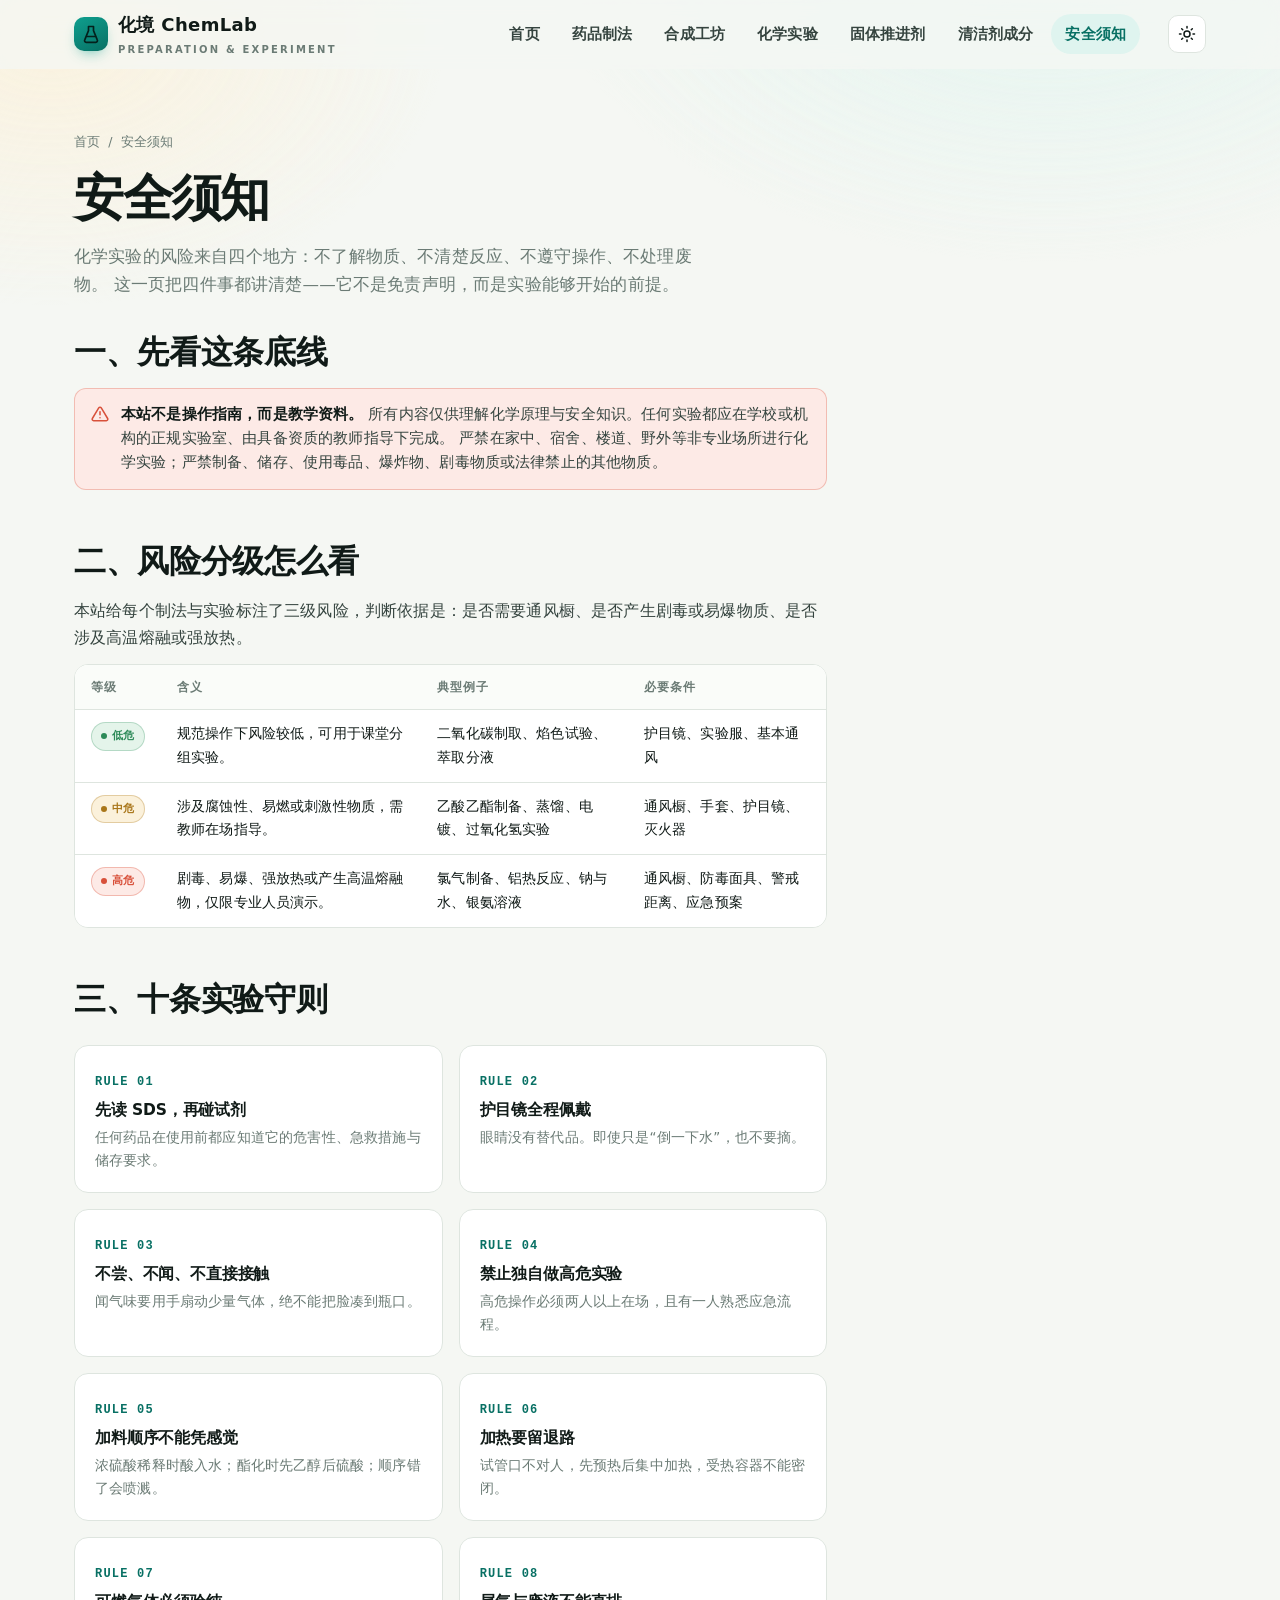
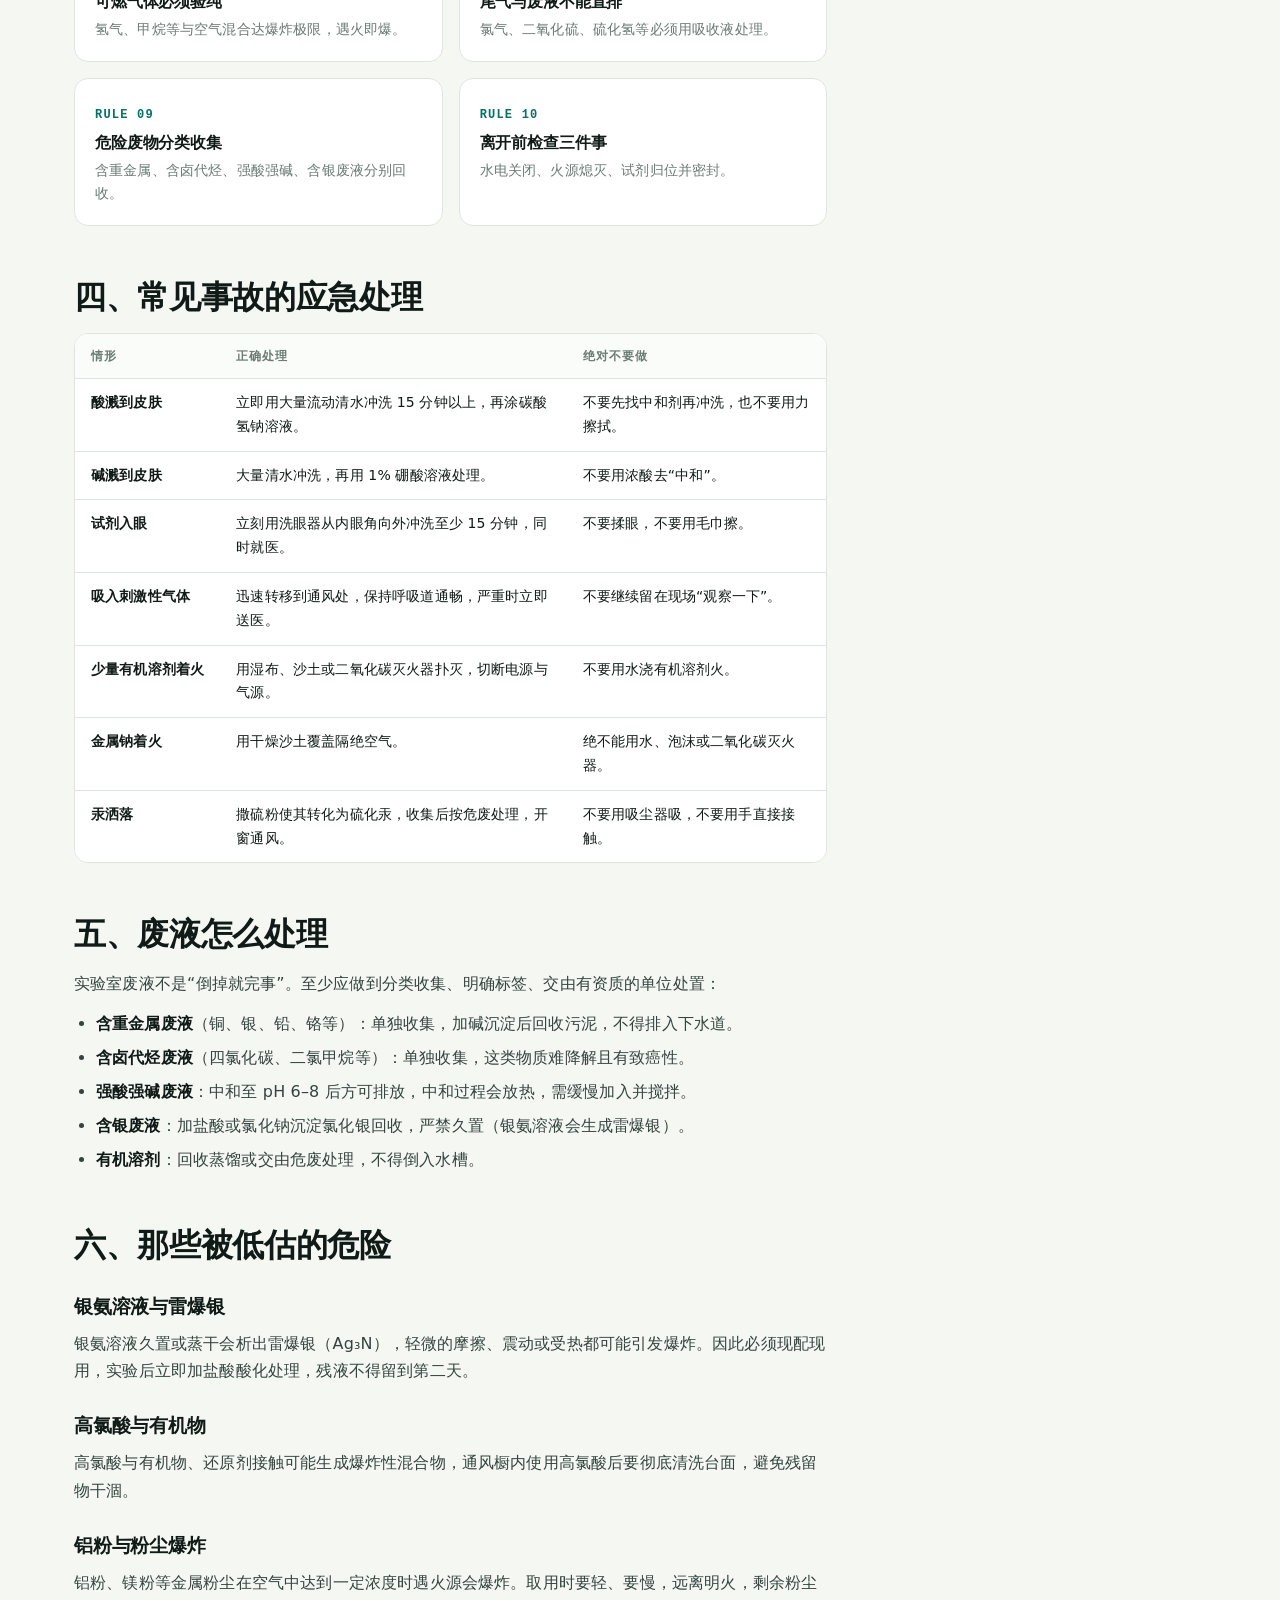
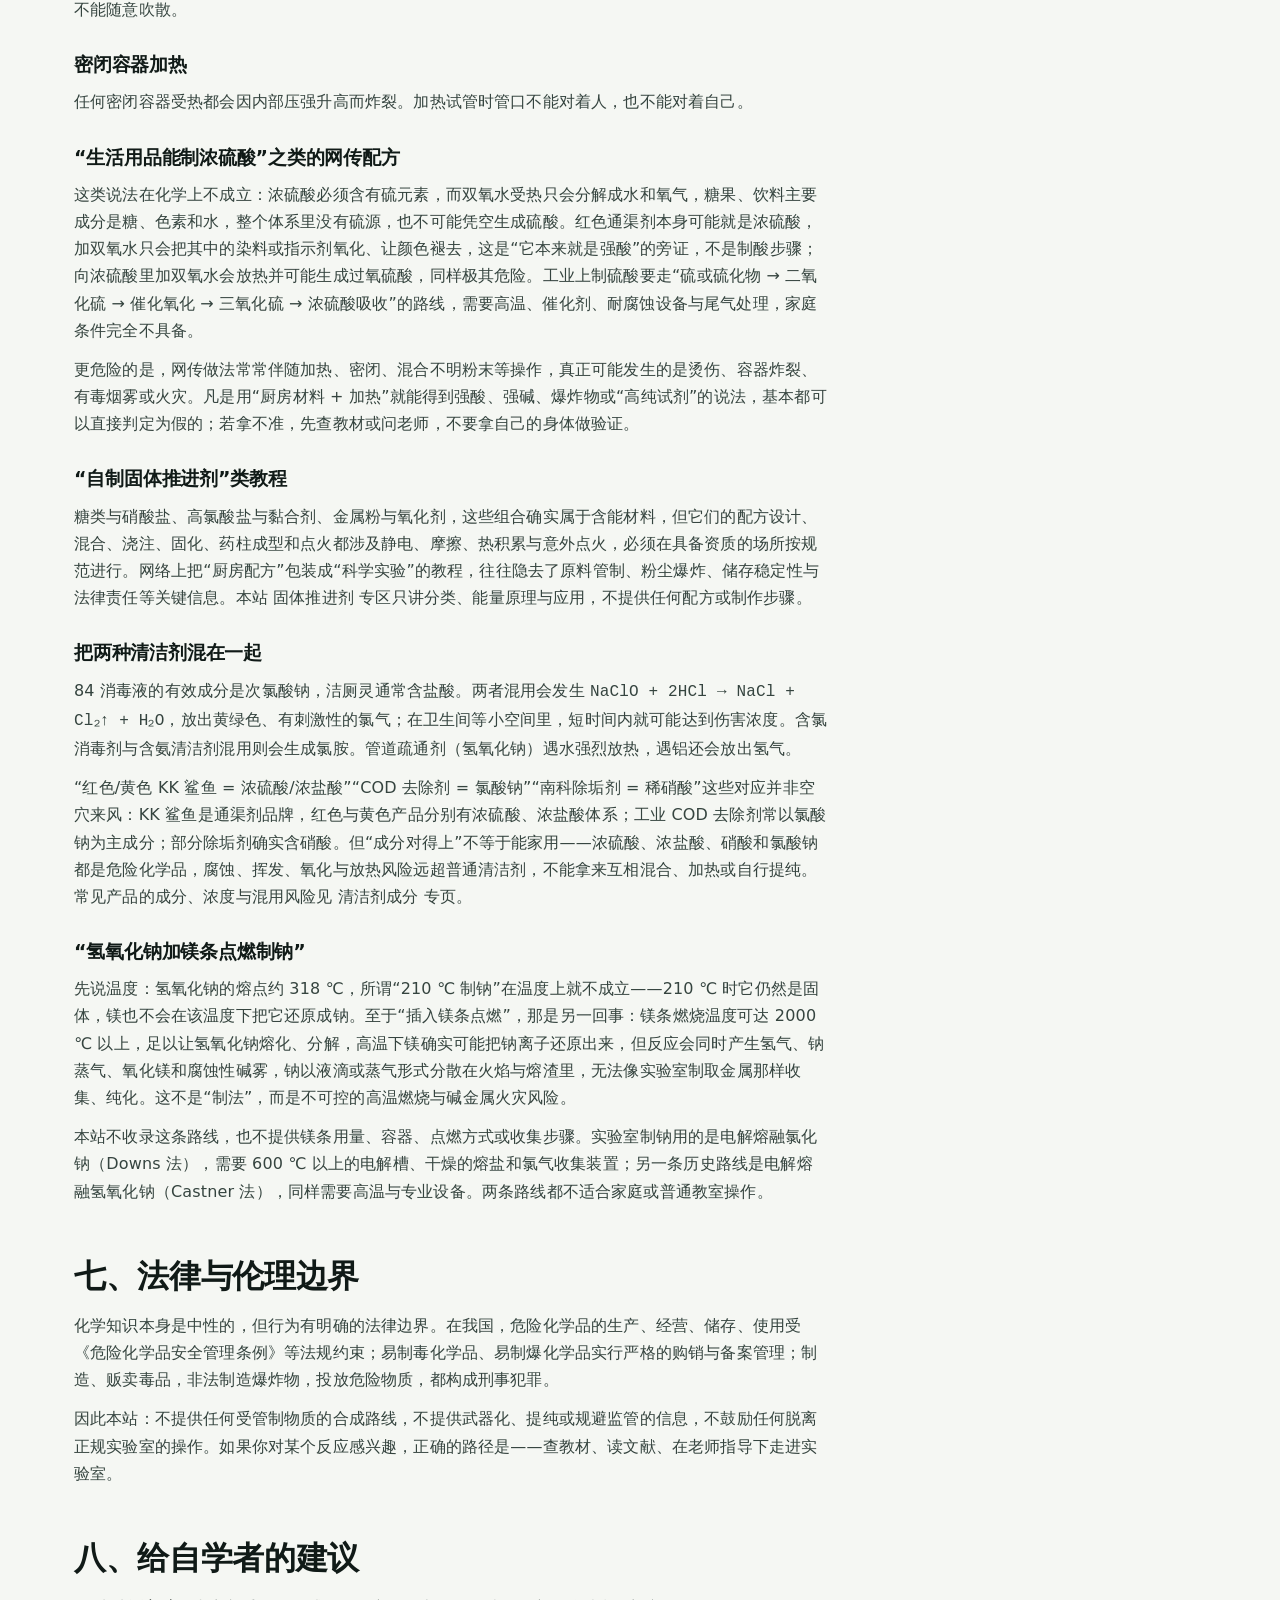
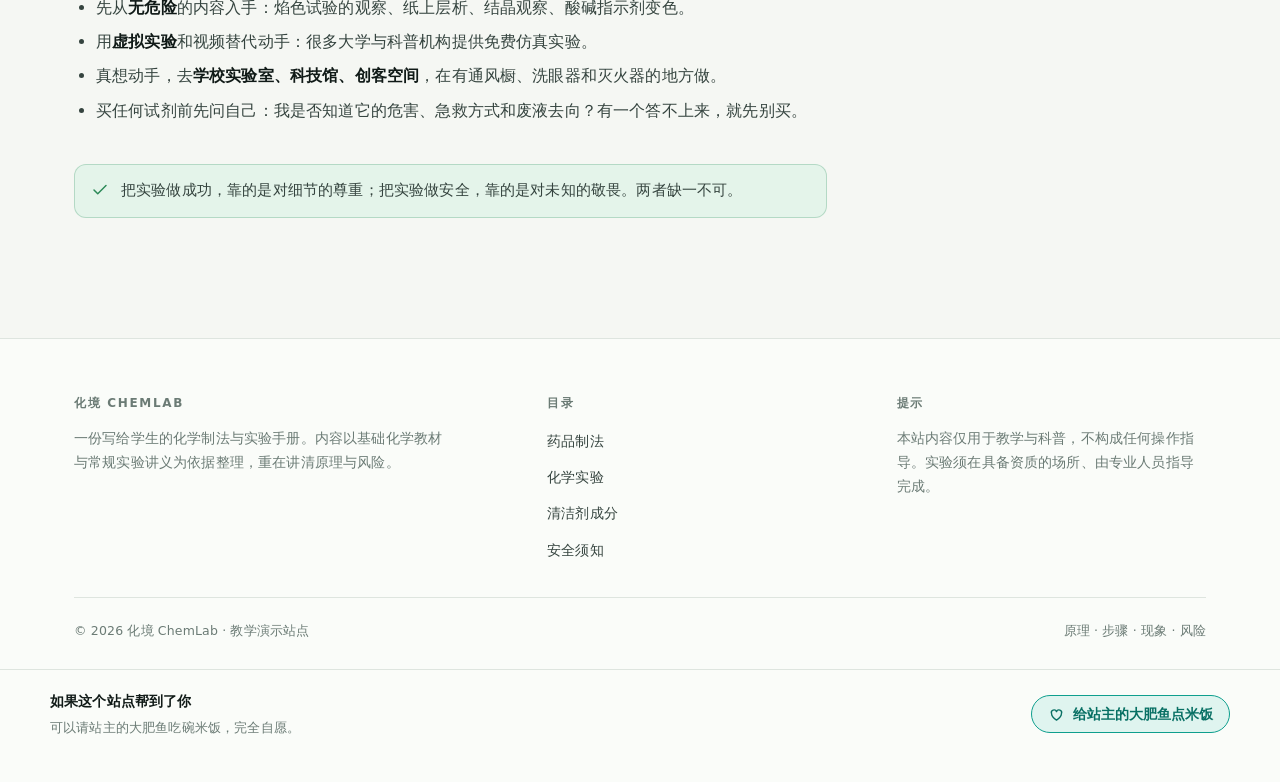
<file: safety.html>
<!DOCTYPE html>
<html lang="zh-CN" data-theme="light">
<head>
<meta charset="UTF-8">
<meta name="viewport" content="width=device-width, initial-scale=1">
<title>安全须知 · 化境 ChemLab</title>
<meta name="description" content="化学实验室安全守则：个人防护、危险等级说明、常见事故应急处理、废液分类与法律边界。">
<link rel="icon" href="data:image/svg+xml,%3Csvg xmlns='http://www.w3.org/2000/svg' viewBox='0 0 24 24'%3E%3Cpath fill='%230e9f8e' d='M9 2h6v5l4.5 11A2 2 0 0 1 17.6 21H6.4a2 2 0 0 1-1.9-3L9 7V2z'/%3E%3C/svg%3E">
<script>
  (function () {
    try {
      var t = localStorage.getItem("chemlab-theme");
      if (!t) t = window.matchMedia && window.matchMedia("(prefers-color-scheme: dark)").matches ? "dark" : "light";
      document.documentElement.setAttribute("data-theme", t);
    } catch (e) {}
  })();
</script>
<link rel="stylesheet" href="assets/style.css">
  <script src="assets/analytics.js"></script>
  <meta name="theme-color" content="#0e9f8e">
  <meta name="color-scheme" content="light dark">
  <link rel="canonical" href="https://eloncheng0831.github.io/chemlab/safety.html">
  <meta property="og:type" content="website">
  <meta property="og:site_name" content="化境 ChemLab">
  <meta property="og:title" content="安全须知 · 化境 ChemLab">
  <meta property="og:description" content="化学实验室安全守则：个人防护、危险等级说明、常见事故应急处理、废液分类与法律边界。">
  <meta property="og:url" content="https://eloncheng0831.github.io/chemlab/safety.html">
  <meta name="twitter:card" content="summary">
  <meta name="twitter:title" content="安全须知 · 化境 ChemLab">
  <meta name="twitter:description" content="化学实验室安全守则：个人防护、危险等级说明、常见事故应急处理、废液分类与法律边界。">
</head>
<body>

<header class="nav">
  <div class="wrap nav-inner">
    <a class="brand" href="index.html" aria-label="化境 ChemLab 首页">
      <span class="mark" aria-hidden="true">
        <svg viewBox="0 0 24 24" fill="none" stroke="currentColor" stroke-width="2" stroke-linecap="round" stroke-linejoin="round"><path d="M9 3h6v5l4.5 11A2 2 0 0 1 17.6 22H6.4a2 2 0 0 1-1.9-3L9 8Z"/><path d="M7 15h10"/></svg>
      </span>
      <span>化境 ChemLab<small>Preparation &amp; Experiment</small></span>
    </a>

    <nav class="nav-links" id="nav-links" aria-label="主导航">
      <a href="index.html">首页</a>
      <a href="preparations.html">药品制法</a>
      <a href="forge.html">合成工坊</a>
      <a href="experiments.html">化学实验</a>
      <a href="propellants.html">固体推进剂</a>
      <a href="cleaners.html">清洁剂成分</a>
      <a href="safety.html" aria-current="page">安全须知</a>
    </nav>

    <button class="icon-btn theme-toggle" type="button" aria-label="切换主题">
      <svg class="sun" viewBox="0 0 24 24" fill="none" stroke="currentColor" stroke-width="2" stroke-linecap="round"><circle cx="12" cy="12" r="4"/><path d="M12 2v2M12 20v2M4.9 4.9l1.4 1.4M17.7 17.7l1.4 1.4M2 12h2M20 12h2M4.9 19.1l1.4-1.4M17.7 6.3l1.4-1.4"/></svg>
      <svg class="moon" viewBox="0 0 24 24" fill="none" stroke="currentColor" stroke-width="2" stroke-linecap="round" stroke-linejoin="round"><path d="M21 12.8A9 9 0 1 1 11.2 3a7 7 0 0 0 9.8 9.8Z"/></svg>
    </button>

    <button class="icon-btn nav-toggle" type="button" aria-label="打开菜单" aria-expanded="false" aria-controls="nav-links">
      <svg viewBox="0 0 24 24" fill="none" stroke="currentColor" stroke-width="2" stroke-linecap="round"><path d="M4 7h16M4 12h16M4 17h16"/></svg>
    </button>
  </div>
</header>

<main>
  <section class="page-head">
    <div class="wrap">
      <nav class="breadcrumb" aria-label="面包屑">
        <a href="index.html">首页</a>
        <span>/</span>
        <span>安全须知</span>
      </nav>
      <h1>安全须知</h1>
      <p>
        化学实验的风险来自四个地方：不了解物质、不清楚反应、不遵守操作、不处理废物。
        这一页把四件事都讲清楚——它不是免责声明，而是实验能够开始的前提。
      </p>
    </div>
  </section>

  <section style="padding-bottom: 80px;">
    <div class="wrap">
      <div class="prose">

        <h2>一、先看这条底线</h2>
        <div class="callout callout-warn">
          <svg viewBox="0 0 24 24" fill="none" stroke="currentColor" stroke-width="2" stroke-linecap="round" stroke-linejoin="round" aria-hidden="true"><path d="M12 9v4"/><path d="M12 17h.01"/><path d="M10.3 3.9 1.8 18a2 2 0 0 0 1.7 3h17a2 2 0 0 0 1.7-3L13.7 3.9a2 2 0 0 0-3.4 0Z"/></svg>
          <div class="callout-text">
            <strong>本站不是操作指南，而是教学资料。</strong>
            所有内容仅供理解化学原理与安全知识。任何实验都应在学校或机构的正规实验室、由具备资质的教师指导下完成。
            严禁在家中、宿舍、楼道、野外等非专业场所进行化学实验；严禁制备、储存、使用毒品、爆炸物、剧毒物质或法律禁止的其他物质。
          </div>
        </div>

        <h2>二、风险分级怎么看</h2>
        <p>本站给每个制法与实验标注了三级风险，判断依据是：是否需要通风橱、是否产生剧毒或易爆物质、是否涉及高温熔融或强放热。</p>

        <div class="table-scroll">
          <table class="data">
            <thead>
              <tr><th>等级</th><th>含义</th><th>典型例子</th><th>必要条件</th></tr>
            </thead>
            <tbody>
              <tr>
                <td><span class="hz hz-1">低危</span></td>
                <td>规范操作下风险较低，可用于课堂分组实验。</td>
                <td>二氧化碳制取、焰色试验、萃取分液</td>
                <td>护目镜、实验服、基本通风</td>
              </tr>
              <tr>
                <td><span class="hz hz-2">中危</span></td>
                <td>涉及腐蚀性、易燃或刺激性物质，需教师在场指导。</td>
                <td>乙酸乙酯制备、蒸馏、电镀、过氧化氢实验</td>
                <td>通风橱、手套、护目镜、灭火器</td>
              </tr>
              <tr>
                <td><span class="hz hz-3">高危</span></td>
                <td>剧毒、易爆、强放热或产生高温熔融物，仅限专业人员演示。</td>
                <td>氯气制备、铝热反应、钠与水、银氨溶液</td>
                <td>通风橱、防毒面具、警戒距离、应急预案</td>
              </tr>
            </tbody>
          </table>
        </div>

        <h2>三、十条实验守则</h2>
        <div class="rule-grid">
          <div class="rule"><span class="n">RULE 01</span><h4>先读 SDS，再碰试剂</h4><p>任何药品在使用前都应知道它的危害性、急救措施与储存要求。</p></div>
          <div class="rule"><span class="n">RULE 02</span><h4>护目镜全程佩戴</h4><p>眼睛没有替代品。即使只是“倒一下水”，也不要摘。</p></div>
          <div class="rule"><span class="n">RULE 03</span><h4>不尝、不闻、不直接接触</h4><p>闻气味要用手扇动少量气体，绝不能把脸凑到瓶口。</p></div>
          <div class="rule"><span class="n">RULE 04</span><h4>禁止独自做高危实验</h4><p>高危操作必须两人以上在场，且有一人熟悉应急流程。</p></div>
          <div class="rule"><span class="n">RULE 05</span><h4>加料顺序不能凭感觉</h4><p>浓硫酸稀释时酸入水；酯化时先乙醇后硫酸；顺序错了会喷溅。</p></div>
          <div class="rule"><span class="n">RULE 06</span><h4>加热要留退路</h4><p>试管口不对人，先预热后集中加热，受热容器不能密闭。</p></div>
          <div class="rule"><span class="n">RULE 07</span><h4>可燃气体必须验纯</h4><p>氢气、甲烷等与空气混合达爆炸极限，遇火即爆。</p></div>
          <div class="rule"><span class="n">RULE 08</span><h4>尾气与废液不能直排</h4><p>氯气、二氧化硫、硫化氢等必须用吸收液处理。</p></div>
          <div class="rule"><span class="n">RULE 09</span><h4>危险废物分类收集</h4><p>含重金属、含卤代烃、强酸强碱、含银废液分别回收。</p></div>
          <div class="rule"><span class="n">RULE 10</span><h4>离开前检查三件事</h4><p>水电关闭、火源熄灭、试剂归位并密封。</p></div>
        </div>

        <h2>四、常见事故的应急处理</h2>
        <div class="table-scroll">
          <table class="data">
            <thead>
              <tr><th>情形</th><th>正确处理</th><th>绝对不要做</th></tr>
            </thead>
            <tbody>
              <tr>
                <td>酸溅到皮肤</td>
                <td>立即用大量流动清水冲洗 15 分钟以上，再涂碳酸氢钠溶液。</td>
                <td>不要先找中和剂再冲洗，也不要用力擦拭。</td>
              </tr>
              <tr>
                <td>碱溅到皮肤</td>
                <td>大量清水冲洗，再用 1% 硼酸溶液处理。</td>
                <td>不要用浓酸去“中和”。</td>
              </tr>
              <tr>
                <td>试剂入眼</td>
                <td>立刻用洗眼器从内眼角向外冲洗至少 15 分钟，同时就医。</td>
                <td>不要揉眼，不要用毛巾擦。</td>
              </tr>
              <tr>
                <td>吸入刺激性气体</td>
                <td>迅速转移到通风处，保持呼吸道通畅，严重时立即送医。</td>
                <td>不要继续留在现场“观察一下”。</td>
              </tr>
              <tr>
                <td>少量有机溶剂着火</td>
                <td>用湿布、沙土或二氧化碳灭火器扑灭，切断电源与气源。</td>
                <td>不要用水浇有机溶剂火。</td>
              </tr>
              <tr>
                <td>金属钠着火</td>
                <td>用干燥沙土覆盖隔绝空气。</td>
                <td>绝不能用水、泡沫或二氧化碳灭火器。</td>
              </tr>
              <tr>
                <td>汞洒落</td>
                <td>撒硫粉使其转化为硫化汞，收集后按危废处理，开窗通风。</td>
                <td>不要用吸尘器吸，不要用手直接接触。</td>
              </tr>
            </tbody>
          </table>
        </div>

        <h2>五、废液怎么处理</h2>
        <p>实验室废液不是“倒掉就完事”。至少应做到分类收集、明确标签、交由有资质的单位处置：</p>
        <ul>
          <li><strong>含重金属废液</strong>（铜、银、铅、铬等）：单独收集，加碱沉淀后回收污泥，不得排入下水道。</li>
          <li><strong>含卤代烃废液</strong>（四氯化碳、二氯甲烷等）：单独收集，这类物质难降解且有致癌性。</li>
          <li><strong>强酸强碱废液</strong>：中和至 pH 6–8 后方可排放，中和过程会放热，需缓慢加入并搅拌。</li>
          <li><strong>含银废液</strong>：加盐酸或氯化钠沉淀氯化银回收，严禁久置（银氨溶液会生成雷爆银）。</li>
          <li><strong>有机溶剂</strong>：回收蒸馏或交由危废处理，不得倒入水槽。</li>
        </ul>

        <h2>六、那些被低估的危险</h2>
        <h3>银氨溶液与雷爆银</h3>
        <p>银氨溶液久置或蒸干会析出雷爆银（Ag₃N），轻微的摩擦、震动或受热都可能引发爆炸。因此必须现配现用，实验后立即加盐酸酸化处理，残液不得留到第二天。</p>

        <h3>高氯酸与有机物</h3>
        <p>高氯酸与有机物、还原剂接触可能生成爆炸性混合物，通风橱内使用高氯酸后要彻底清洗台面，避免残留物干涸。</p>

        <h3>铝粉与粉尘爆炸</h3>
        <p>铝粉、镁粉等金属粉尘在空气中达到一定浓度时遇火源会爆炸。取用时要轻、要慢，远离明火，剩余粉尘不能随意吹散。</p>

        <h3>密闭容器加热</h3>
        <p>任何密闭容器受热都会因内部压强升高而炸裂。加热试管时管口不能对着人，也不能对着自己。</p>

        <h3>“生活用品能制浓硫酸”之类的网传配方</h3>
        <p>这类说法在化学上不成立：浓硫酸必须含有硫元素，而双氧水受热只会分解成水和氧气，糖果、饮料主要成分是糖、色素和水，整个体系里没有硫源，也不可能凭空生成硫酸。红色通渠剂本身可能就是浓硫酸，加双氧水只会把其中的染料或指示剂氧化、让颜色褪去，这是“它本来就是强酸”的旁证，不是制酸步骤；向浓硫酸里加双氧水会放热并可能生成过氧硫酸，同样极其危险。工业上制硫酸要走“硫或硫化物 → 二氧化硫 → 催化氧化 → 三氧化硫 → 浓硫酸吸收”的路线，需要高温、催化剂、耐腐蚀设备与尾气处理，家庭条件完全不具备。</p>
        <p>更危险的是，网传做法常常伴随加热、密闭、混合不明粉末等操作，真正可能发生的是烫伤、容器炸裂、有毒烟雾或火灾。凡是用“厨房材料 + 加热”就能得到强酸、强碱、爆炸物或“高纯试剂”的说法，基本都可以直接判定为假的；若拿不准，先查教材或问老师，不要拿自己的身体做验证。</p>

        <h3>“自制固体推进剂”类教程</h3>
        <p>糖类与硝酸盐、高氯酸盐与黏合剂、金属粉与氧化剂，这些组合确实属于含能材料，但它们的配方设计、混合、浇注、固化、药柱成型和点火都涉及静电、摩擦、热积累与意外点火，必须在具备资质的场所按规范进行。网络上把“厨房配方”包装成“科学实验”的教程，往往隐去了原料管制、粉尘爆炸、储存稳定性与法律责任等关键信息。本站 <a href="propellants.html">固体推进剂</a> 专区只讲分类、能量原理与应用，不提供任何配方或制作步骤。</p>

        <h3>把两种清洁剂混在一起</h3>
        <p>84 消毒液的有效成分是次氯酸钠，洁厕灵通常含盐酸。两者混用会发生 <code>NaClO + 2HCl → NaCl + Cl₂↑ + H₂O</code>，放出黄绿色、有刺激性的氯气；在卫生间等小空间里，短时间内就可能达到伤害浓度。含氯消毒剂与含氨清洁剂混用则会生成氯胺。管道疏通剂（氢氧化钠）遇水强烈放热，遇铝还会放出氢气。</p>
        <p>“红色/黄色 KK 鲨鱼 = 浓硫酸/浓盐酸”“COD 去除剂 = 氯酸钠”“南科除垢剂 = 稀硝酸”这些对应并非空穴来风：KK 鲨鱼是通渠剂品牌，红色与黄色产品分别有浓硫酸、浓盐酸体系；工业 COD 去除剂常以氯酸钠为主成分；部分除垢剂确实含硝酸。但“成分对得上”不等于能家用——浓硫酸、浓盐酸、硝酸和氯酸钠都是危险化学品，腐蚀、挥发、氧化与放热风险远超普通清洁剂，不能拿来互相混合、加热或自行提纯。常见产品的成分、浓度与混用风险见 <a href="cleaners.html">清洁剂成分</a> 专页。</p>

        <h3>“氢氧化钠加镁条点燃制钠”</h3>
        <p>先说温度：氢氧化钠的熔点约 318 ℃，所谓“210 ℃ 制钠”在温度上就不成立——210 ℃ 时它仍然是固体，镁也不会在该温度下把它还原成钠。至于“插入镁条点燃”，那是另一回事：镁条燃烧温度可达 2000 ℃ 以上，足以让氢氧化钠熔化、分解，高温下镁确实可能把钠离子还原出来，但反应会同时产生氢气、钠蒸气、氧化镁和腐蚀性碱雾，钠以液滴或蒸气形式分散在火焰与熔渣里，无法像实验室制取金属那样收集、纯化。这不是“制法”，而是不可控的高温燃烧与碱金属火灾风险。</p>
        <p>本站不收录这条路线，也不提供镁条用量、容器、点燃方式或收集步骤。实验室制钠用的是电解熔融氯化钠（Downs 法），需要 600 ℃ 以上的电解槽、干燥的熔盐和氯气收集装置；另一条历史路线是电解熔融氢氧化钠（Castner 法），同样需要高温与专业设备。两条路线都不适合家庭或普通教室操作。</p>

        <h2>七、法律与伦理边界</h2>
        <p>化学知识本身是中性的，但行为有明确的法律边界。在我国，危险化学品的生产、经营、储存、使用受《危险化学品安全管理条例》等法规约束；易制毒化学品、易制爆化学品实行严格的购销与备案管理；制造、贩卖毒品，非法制造爆炸物，投放危险物质，都构成刑事犯罪。</p>
        <p>因此本站：不提供任何受管制物质的合成路线，不提供武器化、提纯或规避监管的信息，不鼓励任何脱离正规实验室的操作。如果你对某个反应感兴趣，正确的路径是——查教材、读文献、在老师指导下走进实验室。</p>

        <h2>八、给自学者的建议</h2>
        <ul>
          <li>先从<strong>无危险</strong>的内容入手：焰色试验的观察、纸上层析、结晶观察、酸碱指示剂变色。</li>
          <li>用<strong>虚拟实验</strong>和视频替代动手：很多大学与科普机构提供免费仿真实验。</li>
          <li>真想动手，去<strong>学校实验室、科技馆、创客空间</strong>，在有通风橱、洗眼器和灭火器的地方做。</li>
          <li>买任何试剂前先问自己：我是否知道它的危害、急救方式和废液去向？有一个答不上来，就先别买。</li>
        </ul>

        <div class="callout callout-ok" style="margin-top: 40px;">
          <svg viewBox="0 0 24 24" fill="none" stroke="currentColor" stroke-width="2" stroke-linecap="round" stroke-linejoin="round" aria-hidden="true"><path d="M20 6 9 17l-5-5"/></svg>
          <div class="callout-text">
            把实验做成功，靠的是对细节的尊重；把实验做安全，靠的是对未知的敬畏。两者缺一不可。
          </div>
        </div>

      </div>
    </div>
  </section>
</main>

<footer class="footer">
  <div class="wrap">
    <div class="footer-grid">
      <div>
        <h5>化境 ChemLab</h5>
        <p>一份写给学生的化学制法与实验手册。内容以基础化学教材与常规实验讲义为依据整理，重在讲清原理与风险。</p>
      </div>
      <div>
        <h5>目录</h5>
        <ul>
          <li><a href="preparations.html">药品制法</a></li>
          <li><a href="experiments.html">化学实验</a></li>
          <li><a href="cleaners.html">清洁剂成分</a></li>
          <li><a href="safety.html">安全须知</a></li>
        </ul>
      </div>
      <div>
        <h5>提示</h5>
        <p>本站内容仅用于教学与科普，不构成任何操作指导。实验须在具备资质的场所、由专业人员指导完成。</p>
      </div>
    </div>
    <div class="footer-bottom">
      <span>© <span data-year>2026</span> 化境 ChemLab · 教学演示站点</span>
      <span>原理 · 步骤 · 现象 · 风险</span>
    </div>
  </div>
</footer>

<script src="assets/data-preparations.js"></script>
<script src="assets/data-experiments.js"></script>
<script src="assets/add-content.js"></script>
<script src="assets/app.js"></script>
</body>
</html>
</file>
<file: assets/style.css>
/* ============================================================
   化境 ChemLab — 静态站点样式
   ============================================================ */

:root {
  --bg: #f5f7f3;
  --bg-soft: #ebf0e9;
  --surface: #ffffff;
  --surface-2: #fafcf9;
  --ink: #101a17;
  --ink-2: #35443f;
  --muted: #6b7b75;
  --line: #dee5df;
  --line-strong: #c9d4cd;
  --accent: #0e9f8e;
  --accent-deep: #087064;
  --accent-soft: #dff4ef;
  --warn: #d8503a;
  --warn-soft: #fdeae6;
  --amber: #a9761a;
  --amber-soft: #fbf1db;
  --ok: #2c8a58;
  --ok-soft: #e4f4ea;
  --radius: 18px;
  --radius-sm: 12px;
  --shadow: 0 1px 2px rgba(16, 26, 23, 0.04), 0 14px 34px -22px rgba(16, 26, 23, 0.35);
  --shadow-lift: 0 2px 4px rgba(16, 26, 23, 0.05), 0 24px 48px -24px rgba(16, 26, 23, 0.32);
  --mono: "Cascadia Code", "JetBrains Mono", Consolas, "Courier New", monospace;
  --sans: "Segoe UI", "PingFang SC", "Hiragino Sans GB", "Microsoft YaHei", system-ui, -apple-system, sans-serif;
  --maxw: 1180px;
}

[data-theme="dark"] {
  --bg: #080f0d;
  --bg-soft: #0d1614;
  --surface: #101a17;
  --surface-2: #0c1513;
  --ink: #e8f2ee;
  --ink-2: #c3d3cd;
  --muted: #8ba09a;
  --line: #20302b;
  --line-strong: #2c403a;
  --accent: #3fd9c0;
  --accent-deep: #7ff0dc;
  --accent-soft: #0f2f2a;
  --warn: #ff7a62;
  --warn-soft: #2c1714;
  --amber: #e6b45c;
  --amber-soft: #2a2113;
  --ok: #5fd694;
  --ok-soft: #0f2a1c;
  --shadow: 0 1px 2px rgba(0, 0, 0, 0.4), 0 18px 40px -24px rgba(0, 0, 0, 0.8);
  --shadow-lift: 0 2px 6px rgba(0, 0, 0, 0.5), 0 30px 60px -28px rgba(0, 0, 0, 0.9);
}

* { box-sizing: border-box; }

html {
  scroll-behavior: smooth;
  -webkit-text-size-adjust: 100%;
}

body {
  margin: 0;
  background: var(--bg);
  color: var(--ink);
  font-family: var(--sans);
  font-size: 16px;
  line-height: 1.7;
  letter-spacing: 0.01em;
  -webkit-font-smoothing: antialiased;
  overflow-x: hidden;
}

body::before {
  content: "";
  position: fixed;
  inset: 0;
  z-index: -1;
  pointer-events: none;
  background:
    radial-gradient(46rem 30rem at 82% -8%, var(--accent-soft), transparent 70%),
    radial-gradient(38rem 26rem at 4% 4%, var(--amber-soft), transparent 65%);
  opacity: 0.85;
}

img, svg { display: block; max-width: 100%; }
a { color: inherit; text-decoration: none; }
button { font: inherit; color: inherit; }

h1, h2, h3, h4 {
  margin: 0;
  line-height: 1.22;
  letter-spacing: -0.01em;
  font-weight: 700;
}

p { margin: 0; }

::selection { background: var(--accent); color: #03211c; }

:focus-visible {
  outline: 2px solid var(--accent);
  outline-offset: 3px;
  border-radius: 6px;
}

.wrap {
  width: 100%;
  max-width: var(--maxw);
  margin-inline: auto;
  padding-inline: 24px;
}

/* ---------------- 导航 ---------------- */
.nav {
  position: sticky;
  top: 0;
  z-index: 60;
  backdrop-filter: blur(14px) saturate(140%);
  -webkit-backdrop-filter: blur(14px) saturate(140%);
  background: color-mix(in srgb, var(--bg) 82%, transparent);
  border-bottom: 1px solid transparent;
  transition: border-color 0.25s, background 0.25s;
}

.nav.is-scrolled {
  border-bottom-color: var(--line);
  background: color-mix(in srgb, var(--bg) 92%, transparent);
}

.nav-inner {
  display: flex;
  align-items: center;
  gap: 28px;
  height: 68px;
}

.brand {
  display: flex;
  align-items: center;
  gap: 10px;
  font-weight: 800;
  font-size: 18px;
  letter-spacing: 0.02em;
  margin-right: auto;
}

.brand .mark {
  width: 34px;
  height: 34px;
  display: grid;
  place-items: center;
  border-radius: 10px;
  background: linear-gradient(150deg, var(--accent), var(--accent-deep));
  color: #04211c;
  box-shadow: 0 6px 16px -8px var(--accent);
}

.brand .mark svg { width: 20px; height: 20px; }

.brand small {
  display: block;
  font-size: 10px;
  font-weight: 600;
  letter-spacing: 0.22em;
  text-transform: uppercase;
  color: var(--muted);
}

.nav-links {
  display: flex;
  align-items: center;
  gap: 4px;
}

.nav-links a {
  padding: 8px 14px;
  border-radius: 999px;
  font-size: 14.5px;
  font-weight: 600;
  color: var(--ink-2);
  transition: background 0.18s, color 0.18s;
}

.nav-links a:hover { background: var(--surface); color: var(--ink); }
.nav-links a[aria-current="page"] { background: var(--accent-soft); color: var(--accent-deep); }

.icon-btn {
  width: 38px;
  height: 38px;
  display: grid;
  place-items: center;
  border-radius: 10px;
  border: 1px solid var(--line);
  background: var(--surface);
  cursor: pointer;
  transition: border-color 0.18s, transform 0.18s, background 0.18s;
}

.icon-btn:hover { border-color: var(--accent); transform: translateY(-1px); }
.icon-btn svg { width: 18px; height: 18px; }

.theme-toggle .moon { display: none; }
[data-theme="dark"] .theme-toggle .sun { display: none; }
[data-theme="dark"] .theme-toggle .moon { display: block; }

.nav-toggle { display: none; }

@media (max-width: 860px) {
  .nav-links {
    position: absolute;
    top: 100%;
    left: 12px;
    right: 12px;
    flex-direction: column;
    align-items: stretch;
    gap: 2px;
    padding: 10px;
    background: var(--surface);
    border: 1px solid var(--line);
    border-radius: 16px;
    box-shadow: var(--shadow-lift);
    display: none;
  }
  .nav-links.is-open { display: flex; }
  .nav-links a { padding: 12px 14px; border-radius: 10px; font-size: 16px; }
  .nav-toggle { display: grid; }
}

/* ---------------- 通用块 ---------------- */
.eyebrow {
  display: inline-flex;
  align-items: center;
  gap: 8px;
  font-size: 12px;
  font-weight: 700;
  letter-spacing: 0.16em;
  text-transform: uppercase;
  color: var(--accent-deep);
}

.eyebrow::before {
  content: "";
  width: 22px;
  height: 1px;
  background: currentColor;
  opacity: 0.6;
}

.section { padding: 86px 0; }
.section-head { max-width: 720px; margin-bottom: 42px; }
.section-head h2 { font-size: clamp(26px, 3.4vw, 38px); margin: 14px 0 12px; }
.section-head p { color: var(--muted); font-size: 16.5px; }

.lede { font-size: 17px; color: var(--ink-2); }

.btn {
  display: inline-flex;
  align-items: center;
  gap: 9px;
  padding: 12px 22px;
  border-radius: 999px;
  font-weight: 650;
  font-size: 15px;
  border: 1px solid transparent;
  cursor: pointer;
  transition: transform 0.18s, box-shadow 0.18s, background 0.18s, border-color 0.18s;
}

.btn svg { width: 17px; height: 17px; }
.btn-primary { background: var(--ink); color: var(--bg); }
.btn-primary:hover { transform: translateY(-2px); box-shadow: 0 14px 30px -16px var(--ink); }
[data-theme="dark"] .btn-primary { background: var(--accent); color: #04211c; }
.btn-ghost { border-color: var(--line-strong); background: var(--surface); color: var(--ink); }
.btn-ghost:hover { border-color: var(--accent); color: var(--accent-deep); transform: translateY(-2px); }

/* ---------------- 英雄区 ---------------- */
.hero {
  padding: 74px 0 60px;
  position: relative;
}

.hero-grid {
  display: grid;
  grid-template-columns: 1.08fr 0.92fr;
  gap: 56px;
  align-items: center;
}

.hero h1 {
  font-size: clamp(38px, 6vw, 68px);
  letter-spacing: -0.03em;
  line-height: 1.05;
  margin: 20px 0 22px;
}

.hero h1 em {
  font-style: normal;
  background: linear-gradient(100deg, var(--accent), var(--accent-deep) 60%, var(--amber));
  -webkit-background-clip: text;
  background-clip: text;
  color: transparent;
}

.hero p.lede { max-width: 46ch; font-size: 17.5px; }

.hero-actions { display: flex; flex-wrap: wrap; gap: 12px; margin-top: 30px; }

.hero-stats {
  display: flex;
  gap: 34px;
  margin-top: 44px;
  padding-top: 26px;
  border-top: 1px solid var(--line);
}

.hero-stats .num {
  font-family: var(--mono);
  font-size: 26px;
  font-weight: 600;
  letter-spacing: -0.02em;
  display: block;
  line-height: 1.1;
}

.hero-stats .lbl { font-size: 12.5px; color: var(--muted); letter-spacing: 0.06em; }

/* 烧瓶插画 */
.flask-stage {
  position: relative;
  display: grid;
  place-items: center;
  min-height: 420px;
}

.flask-stage::before {
  content: "";
  position: absolute;
  width: 78%;
  aspect-ratio: 1;
  border-radius: 50%;
  background: radial-gradient(circle at 50% 45%, var(--accent-soft), transparent 68%);
  filter: blur(6px);
}

.flask { width: min(100%, 380px); position: relative; z-index: 1; }
.flask .liquid { animation: liquid 6s ease-in-out infinite; transform-origin: 100px 210px; }
.flask .bubble { animation: rise 4.4s linear infinite; opacity: 0; }
.flask .bubble:nth-of-type(2) { animation-delay: 1.1s; }
.flask .bubble:nth-of-type(3) { animation-delay: 2.2s; }
.flask .bubble:nth-of-type(4) { animation-delay: 3.1s; }

@keyframes liquid {
  0%, 100% { transform: rotate(0deg) scaleY(1); }
  50% { transform: rotate(-1.2deg) scaleY(1.02); }
}

@keyframes rise {
  0% { transform: translateY(0) scale(0.6); opacity: 0; }
  16% { opacity: 0.9; }
  70% { opacity: 0.55; }
  100% { transform: translateY(-52px) scale(1.05); opacity: 0; }
}

/* 元素带 */
.element-strip {
  border-block: 1px solid var(--line);
  background: var(--surface-2);
  overflow: hidden;
  padding: 14px 0;
  position: relative;
}

.element-strip::before,
.element-strip::after {
  content: "";
  position: absolute;
  top: 0;
  bottom: 0;
  width: 90px;
  z-index: 2;
  pointer-events: none;
}

.element-strip::before { left: 0; background: linear-gradient(90deg, var(--surface-2), transparent); }
.element-strip::after { right: 0; background: linear-gradient(270deg, var(--surface-2), transparent); }

.element-track {
  display: flex;
  gap: 10px;
  width: max-content;
  animation: slide 46s linear infinite;
}

.element-strip:hover .element-track { animation-play-state: paused; }

@keyframes slide {
  from { transform: translateX(0); }
  to { transform: translateX(-50%); }
}

.el {
  width: 62px;
  height: 62px;
  flex: none;
  border: 1px solid var(--line);
  border-radius: 10px;
  background: var(--surface);
  display: grid;
  align-content: center;
  justify-items: center;
  gap: 1px;
  font-family: var(--mono);
  transition: transform 0.2s, border-color 0.2s;
}

.el:hover { transform: translateY(-3px); border-color: var(--accent); }
.el b { font-size: 17px; font-weight: 700; }
.el i { font-style: normal; font-size: 10px; color: var(--muted); }
.el span { font-size: 9px; color: var(--muted); letter-spacing: 0.04em; }

/* ---------------- 卡片 ---------------- */
.grid {
  display: grid;
  grid-template-columns: repeat(auto-fill, minmax(288px, 1fr));
  gap: 18px;
}

.card {
  position: relative;
  display: flex;
  flex-direction: column;
  gap: 12px;
  padding: 22px 22px 20px;
  background: var(--surface);
  border: 1px solid var(--line);
  border-radius: var(--radius);
  box-shadow: var(--shadow);
  cursor: pointer;
  text-align: left;
  transition: transform 0.22s cubic-bezier(0.2, 0.7, 0.3, 1), box-shadow 0.22s, border-color 0.22s;
  overflow: hidden;
}

.card::after {
  content: "";
  position: absolute;
  inset: auto -30% -60% -30%;
  height: 120px;
  background: radial-gradient(ellipse at center, var(--accent-soft), transparent 70%);
  opacity: 0;
  transition: opacity 0.3s;
  pointer-events: none;
}

.card:hover,
.card:focus-visible {
  transform: translateY(-4px);
  border-color: color-mix(in srgb, var(--accent) 55%, var(--line));
  box-shadow: var(--shadow-lift);
}

.card:hover::after { opacity: 1; }

.card-top {
  display: flex;
  align-items: center;
  gap: 8px;
  justify-content: space-between;
}

.cat {
  font-size: 11px;
  font-weight: 700;
  letter-spacing: 0.1em;
  color: var(--accent-deep);
  background: var(--accent-soft);
  padding: 4px 10px;
  border-radius: 999px;
}

.hz {
  font-size: 11px;
  font-weight: 700;
  letter-spacing: 0.04em;
  padding: 4px 9px;
  border-radius: 999px;
  border: 1px solid;
  display: inline-flex;
  align-items: center;
  gap: 5px;
  white-space: nowrap;
}

.hz::before {
  content: "";
  width: 6px;
  height: 6px;
  border-radius: 50%;
  background: currentColor;
}

.hz-1 { color: var(--ok); background: var(--ok-soft); border-color: color-mix(in srgb, var(--ok) 26%, transparent); }
.hz-2 { color: var(--amber); background: var(--amber-soft); border-color: color-mix(in srgb, var(--amber) 30%, transparent); }
.hz-3 { color: var(--warn); background: var(--warn-soft); border-color: color-mix(in srgb, var(--warn) 32%, transparent); }

.diff {
  font-size: 11px;
  font-weight: 700;
  letter-spacing: 0.03em;
  padding: 4px 9px;
  border-radius: 999px;
  border: 1px solid var(--line);
  background: var(--surface-2);
  color: var(--muted);
  display: inline-flex;
  align-items: center;
  gap: 5px;
  white-space: nowrap;
}

.diff::before {
  content: "";
  width: 6px;
  height: 6px;
  border-radius: 2px;
  background: currentColor;
}

.diff-1 { color: var(--ok); border-color: color-mix(in srgb, var(--ok) 26%, transparent); background: var(--ok-soft); }
.diff-2 { color: var(--accent-deep); border-color: color-mix(in srgb, var(--accent) 30%, transparent); background: var(--accent-soft); }
.diff-3 { color: var(--warn); border-color: color-mix(in srgb, var(--warn) 30%, transparent); background: var(--warn-soft); }

/* 卡片标签区里的难度胶囊要压过 .card .tags span 的通用样式 */
.card .tags .diff { padding: 3px 9px; font-weight: 700; }
.card .tags .diff-1 { color: var(--ok); border-color: color-mix(in srgb, var(--ok) 26%, transparent); background: var(--ok-soft); }
.card .tags .diff-2 { color: var(--accent-deep); border-color: color-mix(in srgb, var(--accent) 30%, transparent); background: var(--accent-soft); }
.card .tags .diff-3 { color: var(--warn); border-color: color-mix(in srgb, var(--warn) 30%, transparent); background: var(--warn-soft); }

.card h3 { font-size: 19px; letter-spacing: -0.01em; }

.card .eq {
  font-family: var(--mono);
  font-size: 12.5px;
  line-height: 1.65;
  color: var(--ink-2);
  background: var(--surface-2);
  border: 1px solid var(--line);
  border-radius: 8px;
  padding: 8px 10px;
  overflow-x: auto;
  white-space: nowrap;
  scrollbar-width: thin;
}

.card .desc {
  font-size: 14px;
  color: var(--muted);
  display: -webkit-box;
  -webkit-line-clamp: 2;
  -webkit-box-orient: vertical;
  overflow: hidden;
}

.card .foot {
  margin-top: auto;
  padding-top: 6px;
  display: flex;
  align-items: center;
  justify-content: space-between;
  font-size: 12.5px;
  font-weight: 650;
  color: var(--accent-deep);
}

.card .foot svg { width: 15px; height: 15px; transition: transform 0.2s; }
.card:hover .foot svg { transform: translateX(4px); }

.card .tags { display: flex; flex-wrap: wrap; gap: 6px; }
.card .tags span {
  font-size: 11px;
  color: var(--muted);
  border: 1px solid var(--line);
  border-radius: 999px;
  padding: 2px 8px;
}

/* ---------------- 工具条 / 过滤 ---------------- */
.toolbar {
  display: flex;
  flex-wrap: wrap;
  align-items: center;
  gap: 14px;
  margin-bottom: 26px;
}

.search {
  position: relative;
  flex: 1 1 268px;
  max-width: 380px;
}

.search svg {
  position: absolute;
  left: 14px;
  top: 50%;
  transform: translateY(-50%);
  width: 17px;
  height: 17px;
  color: var(--muted);
  pointer-events: none;
}

.search input {
  width: 100%;
  padding: 12px 14px 12px 41px;
  border-radius: 999px;
  border: 1px solid var(--line);
  background: var(--surface);
  color: var(--ink);
  font: inherit;
  font-size: 14.5px;
  transition: border-color 0.18s, box-shadow 0.18s;
}

.search input::placeholder { color: var(--muted); }
.search input:focus {
  outline: none;
  border-color: var(--accent);
  box-shadow: 0 0 0 3px color-mix(in srgb, var(--accent) 18%, transparent);
}

.chips { display: flex; flex-wrap: wrap; gap: 7px; }

.chip {
  padding: 8px 14px;
  border-radius: 999px;
  border: 1px solid var(--line);
  background: var(--surface);
  font-size: 13px;
  font-weight: 600;
  color: var(--ink-2);
  cursor: pointer;
  transition: all 0.16s;
}

.chip:hover { border-color: var(--line-strong); color: var(--ink); }
.chip[aria-pressed="true"] {
  background: var(--ink);
  border-color: var(--ink);
  color: var(--bg);
}

[data-theme="dark"] .chip[aria-pressed="true"] { background: var(--accent); border-color: var(--accent); color: #04211c; }

.result-note { font-size: 13px; color: var(--muted); margin-left: auto; }

.empty {
  grid-column: 1 / -1;
  text-align: center;
  padding: 64px 20px;
  color: var(--muted);
  border: 1px dashed var(--line-strong);
  border-radius: var(--radius);
  background: var(--surface-2);
}

.empty b { display: block; color: var(--ink); font-size: 17px; margin-bottom: 6px; }

/* ---------------- 详情弹层 ---------------- */
dialog.sheet {
  width: min(880px, calc(100vw - 32px));
  max-height: min(88vh, 900px);
  padding: 0;
  border: 1px solid var(--line);
  border-radius: 22px;
  background: var(--surface);
  color: var(--ink);
  box-shadow: 0 40px 100px -40px rgba(0, 0, 0, 0.6);
  overflow: hidden;
}

dialog.sheet::backdrop {
  background: rgba(6, 14, 12, 0.55);
  backdrop-filter: blur(5px);
}

.sheet-shell {
  display: flex;
  flex-direction: column;
  max-height: min(88vh, 900px);
}

.sheet-head {
  position: sticky;
  top: 0;
  z-index: 2;
  display: flex;
  align-items: flex-start;
  gap: 16px;
  padding: 24px 26px 20px;
  background: var(--surface);
  border-bottom: 1px solid var(--line);
}

.sheet-head h3 { font-size: clamp(21px, 2.6vw, 26px); }
.sheet-head .sub {
  margin-top: 6px;
  font-family: var(--mono);
  font-size: 13px;
  color: var(--muted);
  word-break: break-word;
}

.sheet-head .meta { display: flex; gap: 8px; margin-top: 12px; flex-wrap: wrap; }

.sheet-title-wrap { flex: 1; min-width: 0; }

.sheet-close {
  margin-left: auto;
  flex: none;
  width: 36px;
  height: 36px;
  border-radius: 50%;
  border: 1px solid var(--line);
  background: var(--surface-2);
  display: grid;
  place-items: center;
  cursor: pointer;
  transition: background 0.18s, transform 0.18s;
}

.sheet-close:hover { background: var(--bg-soft); transform: rotate(90deg); }
.sheet-close svg { width: 16px; height: 16px; }

.sheet-body {
  overflow-y: auto;
  min-height: 0;
  padding: 24px 26px 34px;
  display: grid;
  gap: 26px;
  overscroll-behavior: contain;
}

.block h4 {
  display: flex;
  align-items: center;
  gap: 9px;
  font-size: 12px;
  font-weight: 800;
  letter-spacing: 0.14em;
  text-transform: uppercase;
  color: var(--muted);
  margin-bottom: 12px;
}

.block h4::before {
  content: "";
  width: 3px;
  height: 13px;
  border-radius: 2px;
  background: var(--accent);
}

.block .body-text { color: var(--ink-2); font-size: 15.5px; }

.eqs { display: grid; gap: 8px; }

.eqline {
  font-family: var(--mono);
  font-size: 13.5px;
  line-height: 1.6;
  padding: 12px 14px;
  border-radius: 10px;
  background: var(--surface-2);
  border: 1px solid var(--line);
  border-left: 3px solid var(--accent);
  overflow-x: auto;
  white-space: pre-wrap;
  word-break: break-word;
}

.two-col { display: grid; grid-template-columns: 1fr 1fr; gap: 18px; }

.list-plain { margin: 0; padding: 0; list-style: none; display: grid; gap: 8px; }

.list-plain li {
  display: flex;
  gap: 9px;
  font-size: 14.5px;
  color: var(--ink-2);
  line-height: 1.6;
}

.list-plain li::before {
  content: "";
  flex: none;
  width: 5px;
  height: 5px;
  margin-top: 9px;
  border-radius: 50%;
  background: var(--line-strong);
}

.steps { list-style: none; margin: 0; padding: 0; counter-reset: step; display: grid; gap: 12px; }

.steps li {
  position: relative;
  counter-increment: step;
  padding-left: 40px;
  font-size: 15px;
  color: var(--ink-2);
  line-height: 1.65;
}

.steps li::before {
  content: counter(step, decimal-leading-zero);
  position: absolute;
  left: 0;
  top: 1px;
  width: 27px;
  height: 27px;
  display: grid;
  place-items: center;
  border-radius: 8px;
  background: var(--accent-soft);
  color: var(--accent-deep);
  font-family: var(--mono);
  font-size: 11.5px;
  font-weight: 700;
}

.callout {
  display: flex;
  gap: 12px;
  padding: 14px 16px;
  border-radius: 12px;
  font-size: 14.5px;
  line-height: 1.65;
  border: 1px solid;
}

.callout svg { width: 18px; height: 18px; flex: none; margin-top: 2px; }
.callout-warn { background: var(--warn-soft); border-color: color-mix(in srgb, var(--warn) 30%, transparent); color: var(--warn); }
.callout-warn .callout-text { color: var(--ink-2); }
.callout-ok { background: var(--ok-soft); border-color: color-mix(in srgb, var(--ok) 26%, transparent); color: var(--ok); }
.callout-ok .callout-text { color: var(--ink-2); }

/* ---------------- 首页其他区块 ---------------- */
.split {
  display: grid;
  grid-template-columns: 0.9fr 1.1fr;
  gap: 48px;
  align-items: start;
}

.feature-list { display: grid; gap: 2px; }

.feature-item {
  display: grid;
  grid-template-columns: 44px 1fr;
  gap: 16px;
  padding: 18px 0;
  border-bottom: 1px solid var(--line);
}

.feature-item:first-child { border-top: 1px solid var(--line); }

.feature-item .idx {
  font-family: var(--mono);
  font-size: 12px;
  color: var(--muted);
  padding-top: 3px;
}

.feature-item h4 { font-size: 16px; margin-bottom: 4px; }
.feature-item p { font-size: 14px; color: var(--muted); }

.banner {
  position: relative;
  overflow: hidden;
  border-radius: 26px;
  padding: 44px 46px;
  background: linear-gradient(130deg, #0b2a25, #123f36 55%, #0d2f2a);
  color: #e9fff8;
  display: grid;
  grid-template-columns: 1fr auto;
  gap: 32px;
  align-items: center;
}

.banner::before {
  content: "";
  position: absolute;
  inset: -40% -10% auto auto;
  width: 420px;
  height: 420px;
  border-radius: 50%;
  background: radial-gradient(circle, rgba(63, 217, 192, 0.28), transparent 65%);
  pointer-events: none;
}

.banner h3 { font-size: clamp(22px, 3vw, 30px); margin-bottom: 12px; }
.banner p { color: rgba(233, 255, 248, 0.74); font-size: 15px; max-width: 56ch; }
.banner .btn-primary { background: #eafff9; color: #06241f; }
.banner .btn-primary:hover { box-shadow: 0 16px 34px -18px #eafff9; }

/* ---------------- 页头 ---------------- */
.page-head { padding: 62px 0 34px; }
.page-head h1 { font-size: clamp(32px, 5vw, 50px); letter-spacing: -0.025em; margin: 16px 0 14px; }
.page-head p { color: var(--muted); max-width: 62ch; font-size: 16.5px; }

.breadcrumb {
  display: flex;
  align-items: center;
  gap: 8px;
  font-size: 12.5px;
  color: var(--muted);
  margin-bottom: 4px;
}

.breadcrumb a:hover { color: var(--accent-deep); }

/* ---------------- 安全页 ---------------- */
.prose { max-width: 74ch; }
.prose h2 { font-size: clamp(24px, 3.2vw, 32px); margin: 52px 0 16px; scroll-margin-top: 90px; }
.prose h2:first-child { margin-top: 0; }
.prose h3 { font-size: 19px; margin: 30px 0 10px; }
.prose p { color: var(--ink-2); margin: 12px 0; }
.prose ul, .prose ol { color: var(--ink-2); padding-left: 22px; margin: 12px 0; }
.prose li { margin: 7px 0; }
.prose strong { color: var(--ink); }

.rule-grid { display: grid; grid-template-columns: repeat(auto-fit, minmax(250px, 1fr)); gap: 16px; margin: 26px 0; }

.rule {
  padding: 20px;
  border: 1px solid var(--line);
  border-radius: 14px;
  background: var(--surface);
}

.rule .n {
  font-family: var(--mono);
  font-size: 12px;
  color: var(--accent-deep);
  font-weight: 700;
  letter-spacing: 0.1em;
}

.rule h4 { font-size: 15.5px; margin: 8px 0 6px; }
.rule p { font-size: 13.5px; color: var(--muted); margin: 0; }

.table-scroll { overflow-x: auto; border: 1px solid var(--line); border-radius: 14px; }

table.data {
  width: 100%;
  border-collapse: collapse;
  font-size: 14px;
  min-width: 560px;
  background: var(--surface);
}

table.data th,
table.data td {
  text-align: left;
  padding: 12px 16px;
  border-bottom: 1px solid var(--line);
  vertical-align: top;
}

table.data th {
  font-size: 12px;
  letter-spacing: 0.08em;
  text-transform: uppercase;
  color: var(--muted);
  background: var(--surface-2);
  white-space: nowrap;
}

table.data tr:last-child td { border-bottom: 0; }
table.data td:first-child { font-weight: 600; white-space: nowrap; }

/* ---------------- 页脚 ---------------- */
.footer {
  border-top: 1px solid var(--line);
  padding: 54px 0 28px;
  background: var(--surface-2);
  margin-top: 40px;
}

.footer-grid {
  display: grid;
  grid-template-columns: 1.4fr 1fr 1fr;
  gap: 40px;
  padding-bottom: 34px;
}

.footer h5 {
  font-size: 12px;
  letter-spacing: 0.14em;
  text-transform: uppercase;
  color: var(--muted);
  margin: 0 0 14px;
}

.footer p { font-size: 14px; color: var(--muted); max-width: 42ch; }
.footer ul { list-style: none; margin: 0; padding: 0; display: grid; gap: 9px; }
.footer ul a { font-size: 14px; color: var(--ink-2); }
.footer ul a:hover { color: var(--accent-deep); }

.footer-bottom {
  display: flex;
  flex-wrap: wrap;
  gap: 10px;
  justify-content: space-between;
  padding-top: 22px;
  border-top: 1px solid var(--line);
  font-size: 12.5px;
  color: var(--muted);
}

/* ---------------- 入场动画 ---------------- */
.reveal {
  opacity: 0;
  transform: translateY(18px);
  transition: opacity 0.6s cubic-bezier(0.2, 0.7, 0.3, 1), transform 0.6s cubic-bezier(0.2, 0.7, 0.3, 1);
}

.reveal.is-in { opacity: 1; transform: none; }

/* ---------------- 响应式 ---------------- */
@media (max-width: 980px) {
  .hero-grid, .split { grid-template-columns: 1fr; gap: 36px; }
  .flask-stage { order: -1; min-height: 300px; }
  .flask { width: min(100%, 280px); }
  .two-col { grid-template-columns: 1fr; }
  .footer-grid { grid-template-columns: 1fr 1fr; }
  .banner { grid-template-columns: 1fr; padding: 34px 28px; }
}

@media (max-width: 640px) {
  .section { padding: 62px 0; }
  .hero { padding: 46px 0 40px; }
  .hero-stats { gap: 22px; }
  .hero-stats .num { font-size: 22px; }
  .grid { grid-template-columns: 1fr; }
  .sheet-head, .sheet-body { padding-inline: 18px; }
  .footer-grid { grid-template-columns: 1fr; gap: 28px; }
  .result-note { margin-left: 0; width: 100%; }
  .toolbar { gap: 10px; }
  .search { max-width: none; }
}

@media (prefers-reduced-motion: reduce) {
  *, *::before, *::after {
    animation-duration: 0.001ms !important;
    animation-iteration-count: 1 !important;
    transition-duration: 0.001ms !important;
    scroll-behavior: auto !important;
  }
  .reveal { opacity: 1; transform: none; }
}

@media print {
  .nav, .footer, .toolbar, .element-strip, .hero-actions, dialog.sheet::backdrop { display: none !important; }
  body { background: #fff; color: #000; }
  body::before { display: none; }
  .card { break-inside: avoid; box-shadow: none; }
  dialog.sheet { position: static; max-height: none; border: 0; }
}

/* ---------------- 快捷录入提示条 ---------------- */
.addon-notice {
  position: fixed;
  left: 18px;
  bottom: 18px;
  z-index: 120;
  width: min(400px, calc(100vw - 36px));
  padding: 14px 16px;
  border: 1px solid #e8ff47;
  background: #111a1b;
  color: #dbe7e3;
  box-shadow: 0 18px 50px rgba(0, 0, 0, 0.45);
  font-size: 12px;
  line-height: 1.6;
}
.addon-notice b {
  display: block;
  margin-bottom: 6px;
  font-family: var(--mono);
  font-size: 10px;
  letter-spacing: 0.14em;
  color: #e8ff47;
}
.addon-notice ul { margin: 0; padding-left: 16px; color: #b9c9c4; }
.addon-notice li { margin: 2px 0; }
.addon-notice p { margin: 6px 0 0; color: #93a7a2; }
.addon-notice button {
  margin-top: 10px;
  padding: 6px 12px;
  border: 0;
  background: #e8ff47;
  color: #0a1010;
  font-size: 11px;
  cursor: pointer;
}


/* ---------------- 操作图解（自绘 SVG 插画） ---------------- */
.card-figure {
  margin: 0 0 12px;
  height: 82px;
  border-radius: 12px;
  border: 1px solid var(--line);
  background:
    radial-gradient(120px 60px at 18% 20%, var(--accent-soft), transparent 70%),
    var(--surface-2);
  display: flex;
  align-items: center;
  justify-content: center;
  overflow: hidden;
  color: var(--ink-2);
}
.card-figure .art-svg { width: 150px; height: 82px; }
.card:hover .card-figure,
.card:focus-visible .card-figure { color: var(--accent-deep); border-color: var(--line-strong); }

.art-figure { margin: 0; }
.art-frame {
  display: flex;
  align-items: center;
  justify-content: center;
  padding: 14px;
  border: 1px solid var(--line);
  border-radius: 16px;
  background:
    radial-gradient(240px 120px at 20% 10%, var(--accent-soft), transparent 70%),
    var(--surface-2);
  color: var(--ink-2);
}
.art-frame .art-svg { width: min(100%, 440px); height: auto; }
.art-cap {
  margin: 10px 2px 0;
  font-size: 13px;
  line-height: 1.7;
  color: var(--muted);
}
.art-cap b { color: var(--ink); font-weight: 600; margin-right: 4px; }
.art-block .art-figure { margin-top: 4px; }

/* 图解横条（页面头部展示常用操作） */
.art-strip {
  display: grid;
  grid-template-columns: repeat(auto-fit, minmax(150px, 1fr));
  gap: 12px;
  margin-top: 26px;
}
.art-strip figure {
  margin: 0;
  padding: 10px;
  border: 1px solid var(--line);
  border-radius: 14px;
  background: var(--surface);
  text-align: center;
  color: var(--ink-2);
}
.art-strip .art-svg { width: 100%; height: 84px; }
.art-strip figcaption {
  margin-top: 6px;
  font-size: 12.5px;
  color: var(--muted);
  letter-spacing: 0.02em;
}
[data-theme="dark"] .card-figure,
[data-theme="dark"] .art-frame { background: radial-gradient(200px 90px at 20% 10%, rgba(14,159,142,.16), transparent 70%), #0d1514; }
[data-theme="dark"] .art-strip figure { background: #0d1514; }

@media (max-width: 640px) {
  .card-figure { height: 70px; }
  .card-figure .art-svg { width: 132px; height: 70px; }
  .art-strip {
    display: flex;
    gap: 10px;
    overflow-x: auto;
    padding-bottom: 8px;
    scroll-snap-type: x proximity;
    -webkit-overflow-scrolling: touch;
  }
  .art-strip figure { flex: 0 0 132px; padding: 8px; scroll-snap-align: start; }
  .art-strip .art-svg { height: 68px; }
  .art-strip figcaption { font-size: 11.5px; }
}

/* ---------------- 页面统计条 ---------------- */
.page-metrics {
  display: grid;
  grid-template-columns: repeat(auto-fit, minmax(160px, 1fr));
  gap: 10px;
  margin-top: 22px;
  max-width: 980px;
}
.page-metrics > div {
  display: flex;
  flex-direction: column;
  align-items: flex-start;
  gap: 2px;
  padding: 10px 14px;
  border: 1px solid var(--line);
  border-radius: 12px;
  background: var(--surface);
}
.page-metrics b {
  font-family: var(--mono);
  font-size: 18px;
  color: var(--accent-deep);
  letter-spacing: -0.02em;
  white-space: nowrap;
}
.page-metrics span { font-size: 12.5px; color: var(--muted); }
[data-theme="dark"] .page-metrics b { color: var(--accent); }

/* ---------------- 原料用途标注（详情弹层） ---------------- */
.reagent-list { gap: 7px; }
.list-plain li.reagent-item { align-items: flex-start; gap: 8px; }
.reagent-item .reagent-name { flex: 1 1 auto; min-width: 0; }
.role-tag {
  flex: none;
  margin-top: 1px;
  padding: 3px 6px;
  border: 1px solid color-mix(in srgb, var(--accent) 45%, var(--line));
  border-radius: 4px;
  background: var(--accent-soft);
  color: var(--accent-deep);
  font: 600 10.5px/1.2 var(--mono);
  letter-spacing: .02em;
  white-space: nowrap;
  cursor: help;
}
.uses-list li::before { background: var(--amber); }
[data-theme="dark"] .role-tag { background: rgba(14, 159, 142, .16); color: #7fe3d2; border-color: rgba(14, 159, 142, .38); }

/* ---------------- 手机端细化（2026-10） ---------------- */
@media (max-width: 640px) {
  .wrap { padding-inline: 16px; }
  .nav-inner { padding-inline: 14px; gap: 10px; }
  .brand small { font-size: 9px; }
  .hero { padding: 36px 0 32px; }
  .hero-stats { display: grid; grid-template-columns: repeat(3, minmax(0, 1fr)); gap: 10px; width: 100%; }
  .hero-stats .num { font-size: 20px; }
  .hero-stats .lbl { font-size: 10.5px; }
  .hero-actions { margin-top: 22px; }
  .hero-actions .btn { justify-content: center; }
  .section { padding: 48px 0; }
  .section-head { margin-bottom: 26px; }
  .page-head { padding: 36px 0 22px; }
  .page-head h1 { font-size: clamp(26px, 8vw, 34px); }
  .page-head p { font-size: 14.5px; }
  .toolbar { gap: 8px; }
  .chip { padding: 6px 10px; font-size: 12px; }
  .result-note { font-size: 12px; }
  dialog.sheet {
    width: 100vw;
    max-width: 100vw;
    max-height: 92vh;
    margin: auto 0 0;
    border-radius: 18px 18px 0 0;
  }
  .sheet-shell { max-height: 92vh; }
  .sheet-head { padding: 16px 16px 13px; gap: 10px; }
  .sheet-body { padding: 16px; }
  .page-metrics { grid-template-columns: 1fr 1fr; gap: 8px; }
  .page-metrics > div { padding: 8px 10px; }
  .page-metrics b { font-size: 17px; }
  .page-metrics span { font-size: 11px; }
  pre, .code-out { overflow-x: auto; }
  .element-strip { display: none; }
}

@media (max-width: 400px) {
  .hero-stats { grid-template-columns: 1fr 1fr; }
  .hero-actions .btn { width: 100%; }
}

/* ---------------- 打赏 ---------------- */
.donate-bar { border-top: 1px solid var(--line); margin-top: 28px; }
.donate-inner { display: flex; align-items: center; justify-content: space-between; gap: 18px; padding: 20px 0; flex-wrap: wrap; }
.donate-copy b { display: block; font-size: 14px; letter-spacing: .01em; }
.donate-copy small { display: block; margin-top: 3px; color: var(--muted); font-size: 12.5px; }
.donate-btn {
  display: inline-flex; align-items: center; gap: 8px;
  min-height: 38px; padding: 0 16px;
  border: 1px solid var(--accent); border-radius: 999px;
  background: var(--accent-soft); color: var(--accent-deep);
  font: inherit; font-size: 13.5px; font-weight: 600; cursor: pointer;
  transition: transform .18s ease, background .18s ease;
}
.donate-btn svg { width: 17px; height: 17px; }
.donate-btn:hover { transform: translateY(-1px); background: var(--surface); }
.donate-btn:focus-visible { outline: 2px solid var(--accent); outline-offset: 3px; }
.donate-dialog { border: 0; padding: 0; background: transparent; max-width: min(92vw, 420px); }
.donate-dialog::backdrop { background: rgba(4, 12, 10, .64); backdrop-filter: blur(3px); }
.donate-card {
  position: relative;
  margin: 0; padding: 26px 24px 22px;
  background: var(--surface); color: var(--ink);
  border: 1px solid var(--line); border-radius: 22px;
  box-shadow: var(--shadow-lift); text-align: center;
}
.donate-close {
  position: absolute; top: 8px; right: 10px;
  width: 32px; height: 32px; border: 0; border-radius: 50%;
  background: var(--surface-2); color: var(--muted);
  font-size: 20px; line-height: 1; cursor: pointer;
}
.donate-close:hover { color: var(--ink); background: var(--line); }
.donate-kicker { margin: 0; color: var(--accent-deep); font-family: var(--mono); font-size: 10.5px; letter-spacing: .16em; }
.donate-card h2 { margin: 8px 0 8px; font-size: 21px; letter-spacing: -.01em; }
.donate-desc { margin: 0 auto 16px; max-width: 30em; color: var(--muted); font-size: 13px; line-height: 1.6; }
.donate-qr { display: block; width: min(100%, 300px); height: auto; margin: 0 auto; border: 1px solid var(--line); border-radius: 14px; background: #fff; }
.donate-note { margin: 12px 0 0; color: var(--muted); font-size: 11.5px; }

@media (max-width: 640px) {
  .donate-inner { flex-direction: column; align-items: stretch; text-align: center; }
  .donate-btn { justify-content: center; width: 100%; min-height: 42px; }
  .donate-card { padding: 24px 16px 18px; }
  .donate-card h2 { font-size: 19px; }
  .donate-qr { width: min(100%, 260px); }
}
</file>
<file: assets/forge.css>
/* ==========================================================================
   forge.css — 合成工坊（拖拽多步路线编排）
   ========================================================================== */

.forge-page .nav-links a[aria-current="page"] { color: var(--accent-deep); }

.forge-main { padding-top: 34px; padding-bottom: 20px; }

.forge-head {
  display: flex; align-items: flex-end; justify-content: space-between;
  gap: 24px; flex-wrap: wrap; margin-bottom: 22px;
}
.forge-head h1 { margin: 6px 0 10px; font-size: clamp(26px, 3vw, 40px); letter-spacing: -.02em; }
.forge-lead { margin: 0; max-width: 720px; color: var(--ink-2); font-size: 15px; line-height: 1.7; }
.forge-lead b { color: var(--ink); }
.forge-actions { display: flex; gap: 10px; flex-wrap: wrap; padding-bottom: 4px; }

.forge-layout { display: grid; grid-template-columns: 300px minmax(0, 1fr); gap: 18px; align-items: start; }

/* ---------------- 卡片库 ---------------- */
.forge-palette {
  border: 1px solid var(--line); border-radius: var(--radius);
  background: var(--surface); box-shadow: var(--shadow);
  padding: 16px; position: sticky; top: 86px;
}
.palette-head { display: flex; align-items: baseline; justify-content: space-between; gap: 10px; }
.palette-head h2 { font-size: 16px; margin: 0; }
.palette-count { font-family: var(--mono); font-size: 11px; color: var(--muted); }
.palette-search {
  margin-top: 12px; display: flex; align-items: center; gap: 8px;
  border: 1px solid var(--line); border-radius: 10px; padding: 7px 10px;
  background: var(--surface-2); color: var(--muted);
}
.palette-search input { border: 0; background: transparent; outline: none; color: var(--ink); width: 100%; font: inherit; font-size: 13px; }
.palette-chips { margin: 10px 0 6px; gap: 5px; max-height: 92px; overflow: auto; }
.palette-chips .chip { font-size: 11px; padding: 3px 8px; }
.palette-chips .chip-n { font-size: 9px; }

.palette-list { display: flex; flex-direction: column; gap: 4px; max-height: calc(100vh - 340px); overflow: auto; padding: 2px; }
.palette-item {
  display: grid; grid-template-columns: auto minmax(0, 1fr) auto; align-items: center; gap: 8px;
  text-align: left; border: 1px solid transparent; border-radius: 9px;
  background: var(--surface-2); color: var(--ink); padding: 7px 9px; cursor: grab;
  font: inherit; transition: border-color .15s ease, transform .15s ease, background .15s ease;
}
.palette-item:hover { border-color: var(--accent); background: var(--surface); transform: translateX(2px); }
.palette-item.is-dragging { opacity: .45; }
.palette-item .pi-mark { font-family: var(--mono); font-size: 9px; color: var(--muted); writing-mode: vertical-rl; transform: rotate(180deg); letter-spacing: .04em; }
.palette-item .pi-body { display: flex; flex-direction: column; min-width: 0; }
.palette-item .pi-body b { font-size: 12.5px; font-weight: 600; white-space: nowrap; overflow: hidden; text-overflow: ellipsis; }
.palette-item .pi-body small { font-size: 10px; color: var(--muted); white-space: nowrap; overflow: hidden; text-overflow: ellipsis; }
.palette-item .pi-add { color: var(--accent); font-weight: 700; font-size: 15px; line-height: 1; }
.palette-empty { color: var(--muted); font-size: 12px; padding: 14px 4px; }
.palette-tip { margin: 10px 0 0; font-size: 11px; color: var(--muted); line-height: 1.6; }
.palette-tip b { color: var(--accent); }

/* ---------------- 画布 ---------------- */
.forge-stage { min-width: 0; border: 1px solid var(--line); border-radius: var(--radius); background: var(--surface); box-shadow: var(--shadow); overflow: hidden; }
.stage-bar {
  display: flex; align-items: center; justify-content: space-between; gap: 12px;
  padding: 10px 16px; border-bottom: 1px solid var(--line); background: var(--surface-2);
}
.stage-status { font-family: var(--mono); font-size: 11px; color: var(--ink-2); }
.stage-hint { font-size: 11px; color: var(--muted); }
.board-scroll { overflow: auto; max-height: min(64vh, 660px); background: var(--bg-soft); }
.forge-board {
  position: relative; width: 1400px; height: 900px;
  cursor: grab;
  touch-action: none;
  background-image:
    radial-gradient(circle at 1px 1px, color-mix(in srgb, var(--ink) 14%, transparent) 1px, transparent 0);
  background-size: 22px 22px;
}
.forge-board.is-panning { cursor: grabbing; }
.forge-board.is-panning .fg-node { cursor: grabbing; }
.forge-edges { position: absolute; inset: 0; width: 100%; height: 100%; color: var(--accent); overflow: visible; }
.fg-edge {
  fill: none; stroke: var(--ink-2); stroke-width: 2; opacity: .75;
  cursor: pointer; pointer-events: stroke; transition: stroke .15s ease, opacity .15s ease;
}
.fg-edge:hover { stroke: var(--warn); opacity: 1; }
.fg-edge.is-temp { stroke: var(--accent); stroke-dasharray: 6 5; opacity: .9; pointer-events: none; }
.forge-nodes { position: absolute; inset: 0; }

.board-empty {
  position: absolute; inset: 0; display: flex; flex-direction: column;
  align-items: center; justify-content: center; gap: 6px; color: var(--muted);
  text-align: center; pointer-events: none;
}
.board-empty p { margin: 0; font-size: 14px; color: var(--ink-2); }
.board-empty .board-empty-sub { font-size: 12px; color: var(--muted); }
.forge-board.has-nodes .board-empty { display: none; }

/* ---------------- 节点端口 ---------------- */
.fg-port {
  position: absolute; top: 50%; width: 13px; height: 13px; margin-top: -6.5px;
  border-radius: 50%; border: 2px solid var(--surface); background: var(--accent);
  box-shadow: 0 0 0 1px var(--accent); cursor: crosshair; transition: transform .12s ease;
}
.fg-port:hover { transform: scale(1.25); }
.fg-in { left: -7px; }
.fg-out { right: -7px; background: var(--amber); box-shadow: 0 0 0 1px var(--amber); cursor: grab; }
.fg-out:active { cursor: grabbing; }

/* ---------------- 路线解读 ---------------- */
.route-panel { border-top: 1px solid var(--line); padding: 14px 16px 16px; background: var(--surface); }
.route-head { display: flex; align-items: center; justify-content: space-between; gap: 10px; }
.route-head h2 { margin: 0; font-size: 15px; }
.route-risk { font-family: var(--mono); font-size: 10.5px; padding: 3px 8px; border-radius: 999px; border: 1px solid var(--line); color: var(--muted); }
.route-risk.is-mid { color: var(--amber); border-color: var(--amber); background: var(--amber-soft); }
.route-risk.is-high { color: var(--warn); border-color: var(--warn); background: var(--warn-soft); }
.route-list { list-style: none; margin: 10px 0 0; padding: 0; display: flex; flex-direction: column; gap: 5px; max-height: 190px; overflow: auto; }
.route-list li { display: flex; flex-wrap: wrap; align-items: center; gap: 9px; padding: 6px 8px; border-radius: 8px; background: var(--surface-2); border: 1px solid var(--line); }
.route-list li.route-idle, .route-list li.route-cycle { color: var(--muted); font-size: 12px; justify-content: flex-start; }
.route-list li.route-cycle { color: var(--warn); border-color: var(--warn); background: var(--warn-soft); }
.route-text { flex: 1 1 150px; min-width: 0; display: flex; flex-direction: column; gap: 1px; }
.route-text b { font-size: 12.5px; font-weight: 600; white-space: nowrap; overflow: hidden; text-overflow: ellipsis; }
.route-text small { font-size: 10px; color: var(--muted); white-space: nowrap; overflow: hidden; text-overflow: ellipsis; }
.route-step { flex: 0 0 22px; width: 22px; height: 22px; border-radius: 50%; background: var(--accent); color: #fff; display: grid; place-items: center; font-family: var(--mono); font-size: 11px; }
.route-text { display: flex; flex-direction: column; min-width: 0; }
.route-text b { font-size: 12.5px; }
.route-text small { font-size: 10px; color: var(--muted); font-family: var(--mono); }
.route-link { margin-left: auto; font-size: 10px; padding: 2px 7px; border-radius: 999px; white-space: nowrap; }
.route-link.ok { color: var(--ok); background: var(--ok-soft); }
.route-link.warn { color: var(--amber); background: var(--amber-soft); }
.route-note { margin: 8px 0 0; font-size: 11px; color: var(--muted); line-height: 1.65; }

/* ---------------- 说明 ---------------- */
.forge-guide { margin-top: 28px; }
.forge-guide h2 { font-size: 18px; margin: 0 0 12px; }
.guide-grid { display: grid; grid-template-columns: repeat(3, minmax(0, 1fr)); gap: 12px; }
.guide-grid article { border: 1px solid var(--line); border-radius: 12px; background: var(--surface); padding: 14px 16px; }
.guide-grid b { font-size: 13px; color: var(--accent-deep); }
.guide-grid p { margin: 6px 0 0; font-size: 12px; color: var(--ink-2); line-height: 1.65; }

.forge-page .btn { display: inline-flex; align-items: center; gap: 6px; border-radius: 10px; border: 1px solid var(--line-strong); padding: 8px 14px; font: inherit; font-size: 13px; font-weight: 600; cursor: pointer; background: var(--surface); color: var(--ink); transition: transform .12s ease, background .15s ease, border-color .15s ease; }
.forge-page .btn:hover { transform: translateY(-1px); border-color: var(--accent); }
.forge-page .btn-primary { background: var(--accent); border-color: var(--accent); color: #06231f; }
.forge-page .btn-primary:hover { background: var(--accent-deep); color: #fff; }
.forge-page .btn-ghost { background: var(--surface-2); }

[data-theme="dark"] .fg-node-head { background: #0d1826; }
[data-theme="dark"] .fg-node { box-shadow: 0 6px 16px rgba(0,0,0,.45); }

@media (max-width: 1080px) {
  .forge-layout { grid-template-columns: 260px minmax(0, 1fr); }
  .palette-list { max-height: calc(100vh - 360px); }
}
@media (max-width: 900px) {
  .forge-layout { grid-template-columns: minmax(0, 1fr); }
  .forge-palette { position: static; }
  .palette-list { max-height: 240px; }
  .guide-grid { grid-template-columns: 1fr; }
  .board-scroll { max-height: 58vh; }
}
@media (max-width: 640px) {
  .forge-main { padding-top: 22px; }
  .forge-head { gap: 10px; }
  .forge-head h1 { font-size: 24px; }
  .forge-actions { width: 100%; display: grid; grid-template-columns: 1fr 1fr; gap: 8px; }
  .forge-actions .btn { justify-content: center; padding: 9px 10px; font-size: 13px; }
  .forge-actions .btn-primary { grid-column: 1 / -1; }
  .forge-layout { gap: 12px; }
  .forge-palette { padding: 11px; }
  .palette-list { max-height: 200px; }
  .stage-hint { display: none; }
  .stage-bar { flex-wrap: wrap; gap: 6px; padding: 8px 10px; }
  .board-scroll { max-height: 48vh; }
  .forge-board { width: 980px; height: 720px; }
  .route-panel { padding: 11px; }
  .route-list { max-height: 240px; }
  .forge-guide { padding: 14px; }
}

/* ---------------- 补足药品 ---------------- */
.route-link { border: 0; }
button.route-link { font: inherit; cursor: pointer; }
.route-supply { max-width: 140px; overflow: hidden; text-overflow: ellipsis; white-space: nowrap; }
.route-fix {
  margin-left: 6px;
  padding: 4px 7px;
  border: 1px dashed var(--amber);
  border-radius: 5px;
  background: transparent;
  color: var(--amber);
  font: 600 10px/1 var(--sans);
  cursor: pointer;
}
.route-fix:hover { background: var(--amber-soft); }
.route-fix-form { flex: 1 1 100%; display: flex; gap: 6px; }
.route-fix-form input {
  flex: 1 1 auto;
  min-width: 0;
  padding: 5px 7px;
  border: 1px solid var(--line);
  border-radius: 5px;
  background: var(--surface);
  color: var(--ink);
  font-size: 12px;
}
.route-fix-form button {
  flex: none;
  padding: 4px 8px;
  border: 1px solid var(--line);
  border-radius: 5px;
  background: var(--surface);
  color: var(--ink-2);
  font-size: 11px;
  cursor: pointer;
}
.route-fix-form button[data-fix-ok] { border-color: var(--ok); color: var(--ok); }

/* ==========================================================================
   自动配方树：节点状态 / 依赖清单 / 模式开关
   ========================================================================== */
.board-empty[hidden] { display: none !important; }

.forge-board { min-width: 1700px; min-height: 980px; }

body.mode-auto .fg-port { display: none; }
body.mode-auto .fg-node { cursor: grab; }
body.mode-auto .fg-node:active { cursor: grabbing; }
body.mode-auto .fg-node:hover { border-color: var(--accent); }

.fg-node {
  position: absolute;
  width: 212px;
  height: 92px;
  box-sizing: border-box;
  padding: 0;
  border: 1px solid var(--line);
  border-radius: 10px;
  background: var(--surface);
  box-shadow: 0 8px 18px rgba(20, 30, 25, .1);
  cursor: grab;
  user-select: none;
  touch-action: none;
  overflow: visible;
  display: flex;
  flex-direction: column;
  transition: border-color .15s ease, box-shadow .15s ease;
}
.fg-node:hover { border-color: var(--accent); }
.fg-node.is-moving { cursor: grabbing; z-index: 20; box-shadow: 0 16px 32px rgba(8, 20, 16, .24); }
.fg-node.is-target {
  border-color: var(--accent);
  box-shadow: 0 0 0 2px var(--accent-soft), 0 10px 22px rgba(14, 159, 142, .16);
}
.fg-node.is-raw {
  background: linear-gradient(180deg, var(--surface), var(--bg-soft));
  border-style: dashed;
}
.fg-node.is-missing {
  border-color: #d4482f;
  box-shadow: 0 0 0 2px rgba(212, 72, 47, .14), 0 8px 18px rgba(120, 30, 15, .12);
}
.fg-node.is-active { outline: 2px solid var(--accent); outline-offset: 2px; }

.fg-node-head {
  height: 24px;
  flex: 0 0 24px;
  display: flex;
  align-items: center;
  gap: 6px;
  padding: 0 7px 0 9px;
  background: #14233a;
  color: #e8eef7;
  border-radius: 9px 9px 0 0;
  margin: 0;
}
.fg-code { font-family: var(--mono); font-size: 9px; letter-spacing: .06em; color: #b9c8dc; opacity: .9; }
.fg-risk {
  margin-left: auto;
  padding: 1px 5px;
  border-radius: 999px;
  border: 0;
  background: rgba(255, 255, 255, .12);
  font-family: var(--mono);
  font-size: 8.5px;
  color: #dbe4f0;
}
.fg-risk.is-raw { background: rgba(255, 255, 255, .08); border: 1px dashed rgba(255, 255, 255, .3); }
.fg-risk.hz-3 { background: #a32c1f; color: #fff; }
.fg-risk.hz-2 { background: #8a5a12; color: #fff; }
.fg-del {
  width: 18px;
  height: 18px;
  display: grid;
  place-items: center;
  border: 0;
  border-radius: 4px;
  background: transparent;
  color: #c9d4e4;
  font-size: 13px;
  line-height: 1;
  cursor: pointer;
  padding: 0;
}
.fg-del:hover { color: #ff8b7a; }

.fg-node-main {
  display: flex;
  align-items: center;
  gap: 8px;
  flex: 1 1 auto;
  min-height: 0;
  box-sizing: border-box;
  padding: 5px 9px;
  overflow: hidden;
}
.fg-icon {
  width: 32px;
  height: 32px;
  flex: 0 0 32px;
  display: grid;
  place-items: center;
  border-radius: 6px;
  background: var(--bg-soft);
  color: var(--ink-2);
  overflow: hidden;
}
.fg-icon svg { width: 30px; height: 30px; }
.fg-icon.is-raw { color: var(--muted); }
.fg-name { display: flex; flex-direction: column; flex: 1; min-width: 0; color: var(--ink); line-height: 1.2; }
.fg-name b { display: block; font-size: 12px; font-weight: 600; white-space: nowrap; overflow: hidden; text-overflow: ellipsis; }
.fg-name small { font-family: var(--mono); font-size: 9px; color: var(--muted); white-space: nowrap; overflow: hidden; text-overflow: ellipsis; margin-top: 1px; }

.fg-badges { display: flex; align-items: center; gap: 4px; flex: 0 0 18px; height: 18px; padding: 0 9px 2px; overflow: hidden; }
.fg-badge {
  padding: 0 4px;
  line-height: 14px;
  border-radius: 3px;
  border: 1px solid var(--line);
  font-size: 8.5px;
  color: var(--muted);
  white-space: nowrap;
}
.fg-badge.is-alt { border-color: #d6bf75; background: #f6ecc9; color: #6c5310; }
.fg-badge.is-missing { border-color: #e0a99c; background: #fff0eb; color: #a8391f; }
.fg-badge.is-warn { border-color: #e3c98d; background: #fdf3d8; color: #82600f; }

.fg-edge { stroke: var(--line-strong); }
.fg-edge.is-reuse { stroke-dasharray: 5 4; stroke: #b08a2e; }
.fg-edge.is-final { stroke: var(--accent); stroke-width: 2; }

/* 模式提示与依赖清单 */
.stage-hint { font-size: 11px; color: var(--muted); }

.deps-panel {
  border-top: 1px solid var(--line);
  background: var(--surface);
  padding: 14px 16px 12px;
}
.deps-head { display: flex; align-items: baseline; justify-content: space-between; gap: 12px; }
.deps-head h2 { font-size: 14px; margin: 0; }
.deps-count { font-family: var(--mono); font-size: 10.5px; color: var(--muted); }
.deps-tools { display: flex; align-items: center; gap: 10px; margin: 9px 0 10px; flex-wrap: wrap; }
.switch { display: inline-flex; align-items: center; gap: 7px; font-size: 12px; color: var(--ink-2); cursor: pointer; }
.switch input { accent-color: var(--accent); width: 15px; height: 15px; }
.btn-small { padding: 5px 9px !important; font-size: 11.5px !important; }

.deps-list { display: grid; gap: 4px; max-height: 230px; overflow: auto; padding-right: 2px; }
.deps-idle { margin: 0; color: var(--muted); font-size: 12px; line-height: 1.7; }
.dep-row {
  display: flex;
  align-items: center;
  gap: 9px;
  padding: 6px 8px;
  border: 1px solid var(--line);
  border-radius: 6px;
  background: var(--bg-soft);
  font-size: 12px;
}
.dep-row.is-missing { border-color: #e0a99c; background: #fff6f2; }
.dep-kind {
  flex: none;
  padding: 1px 5px;
  border-radius: 3px;
  border: 1px solid var(--line);
  background: var(--surface);
  font-size: 9.5px;
  color: var(--muted);
}
.dep-kind.is-raw { border-style: dashed; }
.dep-main { display: flex; flex-direction: column; min-width: 0; flex: 1; }
.dep-main b { font-size: 12px; font-weight: 600; color: var(--ink); white-space: nowrap; overflow: hidden; text-overflow: ellipsis; }
.dep-main small { font-family: var(--mono); font-size: 9.5px; color: var(--muted); }
.dep-alt { flex: none; font-size: 9.5px; color: #6c5310; background: #f6ecc9; border: 1px solid #d6bf75; border-radius: 3px; padding: 1px 4px; }
.dep-actions { display: flex; gap: 4px; flex: none; }
.dep-btn {
  padding: 3px 6px;
  border: 1px solid var(--line);
  border-radius: 4px;
  background: var(--surface);
  color: var(--ink-2);
  font-size: 10px;
  cursor: pointer;
}
.dep-btn:hover { border-color: var(--accent); color: var(--accent); }
.dep-btn.is-on { border-color: #d4482f; color: #d4482f; }
.deps-note { margin: 9px 0 0; font-size: 10.5px; line-height: 1.75; color: var(--muted); }

.route-mini {
  padding: 3px 6px;
  border: 1px solid var(--line);
  border-radius: 4px;
  background: var(--surface);
  color: var(--ink-2);
  font-size: 10px;
  cursor: pointer;
  white-space: nowrap;
}
.route-mini:hover { border-color: var(--accent); color: var(--accent); }
.route-list li.is-missing { border-color: #e0a99c; background: #fff6f2; }
.route-link.neutral { color: var(--muted); }

@media (max-width: 900px) {
  .forge-board { min-width: 1500px; }
  .deps-list { max-height: 200px; }
  .dep-actions { flex-wrap: wrap; justify-content: flex-end; }
}

/* ==========================================================================
   画布缩放 / 手机端操作优化
   ========================================================================== */
.stage-bar { position: sticky; top: 0; z-index: 7; }
.zoom-tools { display: flex; align-items: center; gap: 4px; margin-left: auto; flex: none; }
.zoom-tools button {
  min-width: 34px; height: 32px; padding: 0 9px;
  border: 1px solid var(--line); border-radius: 7px;
  background: var(--surface); color: var(--ink-2);
  font: 600 13px/1 var(--sans); cursor: pointer;
  touch-action: manipulation;
}
.zoom-tools button:hover { border-color: var(--accent); color: var(--accent); }
.zoom-tools button:active { transform: translateY(1px); }
.zoom-tools .zoom-val { min-width: 54px; font-family: var(--mono); font-size: 11px; color: var(--ink); }
.board-scroll { overscroll-behavior: contain; -webkit-overflow-scrolling: touch; }
.forge-board { transform-origin: 0 0; }

.palette-head { flex-wrap: wrap; }
.palette-count { margin-left: auto; }
.palette-toggle {
  display: none; margin-left: 8px; padding: 4px 9px;
  border: 1px solid var(--line); border-radius: 999px;
  background: transparent; color: var(--accent);
  font: 600 11px/1.4 var(--sans); cursor: pointer;
  touch-action: manipulation;
}
.forge-palette.is-collapsed .palette-search,
.forge-palette.is-collapsed .palette-chips,
.forge-palette.is-collapsed .palette-list,
.forge-palette.is-collapsed .palette-tip { display: none; }
.forge-palette.is-collapsed { padding-bottom: 10px; }

@media (max-width: 900px) {
  .palette-toggle { display: inline-flex; align-items: center; }
  .stage-bar { flex-wrap: wrap; gap: 8px; }
  .zoom-tools { order: 3; width: 100%; margin-left: 0; }
  .zoom-tools button { flex: 1 1 0; height: 38px; }
  .zoom-tools .zoom-val { flex: 1.3 1 0; }
  .route-panel .btn, .deps-tools .btn { min-height: 34px; }
  .route-fix, .route-supply { min-height: 30px; }
  .route-list li { gap: 6px; }
  .route-fix { margin-left: auto; }
  .route-step { flex: 0 0 20px; width: 20px; height: 20px; font-size: 10px; }
}

@media (max-width: 640px) {
  .forge-main { padding-bottom: calc(26px + env(safe-area-inset-bottom)); }
  .forge-head h1 { font-size: 22px; margin: 2px 0 6px; }
  .forge-head .eyebrow { margin-bottom: 4px; }
  .forge-lead { display: none; }
  .forge-actions { grid-template-columns: repeat(3, minmax(0, 1fr)); gap: 6px; }
  .forge-actions .btn {
    min-height: 38px; padding: 8px 4px; font-size: 11.5px; white-space: nowrap;
  }
  .forge-actions .btn-primary { grid-column: auto; }
  .stage-bar {
    display: grid; grid-template-columns: minmax(0, 1fr) auto;
    gap: 7px; padding: 8px 10px;
  }
  .stage-status { grid-column: 1 / -1; font-size: 10.5px; }
  .stage-hint { display: block; grid-column: 1 / -1; font-size: 10px; line-height: 1.5; }
  .zoom-tools { grid-column: 1 / -1; gap: 6px; }
  .zoom-tools button { height: 40px; font-size: 14px; }
  .palette-list { max-height: 180px; }
  .palette-search input { font-size: 16px; }
  .palette-chips { flex-wrap: nowrap; overflow-x: auto; max-height: none; padding-bottom: 4px; }
  .palette-chips .chip { flex: none; min-height: 30px; }
  .palette-item { min-height: 44px; }
  .fg-del { width: 30px; height: 30px; }
  .deps-tools { gap: 8px; }
  .deps-tools .switch { min-height: 34px; }
  .dep-actions button { min-height: 32px; }
  .route-fix-form input { font-size: 16px; }
  .board-scroll { max-height: 46vh; }
}
</file>
<file: assets/chain.css>
/* ==========================================================================
   chain.css — 药品制法「制造链路」视图（preparations.html 专用）
   参考终末地百科制造链路：浅灰点阵底、物品图块、深色工序条、底部缩放条
   ========================================================================== */

.chain-page {
  background: #f1f3ef;
}
.chain-page::before { display: none; }

.chain-app { padding-bottom: 8px; }

/* ---------- 顶部深色检索条 ---------- */
.chain-bar {
  display: flex;
  align-items: center;
  gap: 14px;
  margin: 14px 20px 0;
  padding: 9px 12px;
  background: linear-gradient(180deg, #172335, #111b2a);
  border: 1px solid #0a1220;
  border-radius: 9px;
  box-shadow: 0 3px 0 rgba(10, 16, 26, .28), 0 10px 26px rgba(20, 30, 45, .16);
  color: #e6edf5;
  position: relative;
  z-index: 30;
}

.chain-folder {
  width: 40px;
  height: 34px;
  display: grid;
  place-items: center;
  background: #0b1421;
  border: 1.5px solid #b9c5d4;
  border-radius: 6px;
  color: #dbe5ef;
  cursor: pointer;
  flex: none;
}
.chain-folder svg { width: 21px; height: 21px; }
.chain-folder:hover { border-color: #e8b22e; color: #f4d27a; }

.chain-crumb {
  display: flex;
  align-items: center;
  gap: 8px;
  min-width: 0;
  flex-wrap: wrap;
}
.chain-crumb a,
.chain-crumb b {
  font-size: 13px;
  line-height: 1;
  padding: 6px 10px;
  border-radius: 4px;
  border: 1px solid #46566c;
  background: #1d2a3c;
  color: #e2eaf3;
  text-decoration: none;
  white-space: nowrap;
}
.chain-crumb b {
  border-color: #7c8ea6;
  background: #2a3a51;
  color: #fff;
  font-weight: 600;
}
.chain-crumb a:hover { border-color: #e8b22e; color: #f4d27a; }
.chain-crumb i { font-style: normal; color: #8494a8; font-size: 14px; }

.chain-search {
  margin-left: auto;
  display: flex;
  align-items: center;
  gap: 8px;
  width: min(340px, 34vw);
  height: 34px;
  padding: 0 9px;
  background: #fff;
  border-radius: 4px;
  border: 1px solid #c9d2dc;
  color: #24313f;
}
.chain-search svg { width: 16px; height: 16px; color: #5d6b7b; flex: none; }
.chain-search input {
  flex: 1;
  min-width: 0;
  border: none;
  outline: none;
  background: none;
  font-size: 13px;
  color: #1e2b38;
}
.chain-search input::placeholder { color: #8a97a5; }
.search-key {
  font-family: var(--mono);
  font-size: 11px;
  color: #6b7887;
  border: 1px solid #cfd7df;
  border-radius: 3px;
  padding: 1px 5px;
  flex: none;
}

.chain-back {
  width: 38px;
  height: 38px;
  display: grid;
  place-items: center;
  border-radius: 50%;
  border: 1.5px solid #b9c5d4;
  color: #e4ecf5;
  flex: none;
}
.chain-back svg { width: 19px; height: 19px; }
.chain-back:hover { border-color: #e8b22e; color: #f4d27a; }

/* ---------- 分类条 ---------- */
.chain-cats {
  display: flex;
  align-items: center;
  gap: 8px;
  padding: 10px 20px;
  overflow-x: auto;
  background: rgba(255, 255, 255, .55);
  border-bottom: 1px solid #dfe4dd;
  scrollbar-width: thin;
}
.chain-cats .chip {
  flex: none;
  background: #fff;
  border-color: #d8ded7;
  color: #4a5750;
  padding: 5px 11px;
  font-size: 12px;
}
.chain-cats .chip[aria-pressed="true"] {
  background: #1d2a3c;
  border-color: #1d2a3c;
  color: #f4f7fa;
}
.chain-cats .chip-n { margin-left: 6px; font-size: 10.5px; color: #8b968f; }
.chain-cats .chip[aria-pressed="true"] .chip-n { color: #b9c6d4; }

/* ---------- 画布 ---------- */
.chain-stage {
  margin: 14px 20px 20px;
  border: 1px solid #dde3dc;
  border-radius: 14px;
  overflow: hidden;
  background: #eef0ec;
  box-shadow: 0 1px 0 rgba(255, 255, 255, .7) inset, 0 12px 30px rgba(30, 45, 38, .06);
}

.chain-viewport {
  position: relative;
  height: 520px;
  overflow: auto;
  display: flex;
  cursor: grab;
  background-color: #f4f5f2;
  background-image:
    radial-gradient(circle at 1px 1px, #ccd3cc 1.1px, transparent 1.2px),
    radial-gradient(120% 90% at 50% 0%, rgba(255, 255, 255, .9), rgba(232, 236, 230, .2) 60%, rgba(220, 226, 219, .45));
  background-size: 22px 22px, 100% 100%;
}
.chain-viewport.is-panning { cursor: grabbing; }

.chain-canvas {
  position: relative;
  flex: none;
  margin: auto;
  width: 1180px;
  height: 560px;
  transform-origin: 0 0;
}

.chain-edges {
  position: absolute;
  inset: 0;
  width: 100%;
  height: 100%;
  overflow: visible;
  pointer-events: none;
}
.chain-edge {
  fill: none;
  stroke: #87938f;
  stroke-width: 1.6;
  stroke-linejoin: round;
}

.chain-node { position: absolute; z-index: 2; }

/* 物品图块 */
.chain-tile {
  width: 92px;
  display: flex;
  flex-direction: column;
  align-items: center;
  gap: 5px;
  padding: 0;
  background: none;
  border: 0;
  cursor: pointer;
  color: #3b4943;
}
.chain-tile.is-reagent { cursor: default; }
.tile-frame {
  width: 82px;
  height: 82px;
  display: grid;
  place-items: center;
  border-radius: 9px;
  border: 1px solid #ccd3cb;
  background:
    radial-gradient(120% 120% at 25% 12%, #fff, #eef1eb 58%, #dde3da);
  box-shadow: 0 2px 0 rgba(30, 45, 38, .1), inset 0 0 0 3px rgba(255, 255, 255, .65);
  color: #4b5c53;
  overflow: hidden;
  transition: transform .16s ease, border-color .16s ease;
}
.tile-frame svg { width: 76px; height: 76px; display: block; }
.chain-tile:hover .tile-frame { transform: translateY(-2px); border-color: #9fb0a4; }
.tile-frame.is-plain { color: #52635a; }
.tile-name {
  max-width: 104px;
  font-size: 11.5px;
  line-height: 1.25;
  text-align: center;
  color: #39463f;
  background: rgba(255, 255, 255, .72);
  border-radius: 3px;
  padding: 1px 5px;
  white-space: nowrap;
  overflow: hidden;
  text-overflow: ellipsis;
}
.chain-tile.is-product .tile-frame {
  width: 96px;
  height: 96px;
  border-color: #c8a63a;
  background: radial-gradient(120% 120% at 25% 12%, #fffdf3, #f6efd8 62%, #e9dfbe);
  box-shadow: 0 0 0 3px rgba(232, 178, 46, .22), 0 3px 12px rgba(110, 85, 12, .18);
}
.chain-tile.is-product .tile-name { font-weight: 700; color: #5a4710; background: #f8f0d6; }
.tile-alt {
  margin-top: 1px;
  padding: 2px 8px;
  border-radius: 999px;
  border: 1px solid #caa53c;
  background: linear-gradient(180deg, #f6d97c, #e8b22e);
  color: #3f3106;
  font-size: 10px;
  font-weight: 700;
  line-height: 1.4;
  white-space: nowrap;
  box-shadow: 0 1px 2px rgba(90, 66, 8, .28);
  cursor: pointer;
}
.tile-alt:hover { background: linear-gradient(180deg, #ffe796, #f0be3c); }

/* 工序条 */
.chain-machine {
  width: 214px;
  height: 48px;
  display: flex;
  align-items: center;
  gap: 9px;
  padding: 0 10px;
  text-align: left;
  background: linear-gradient(180deg, #223248, #15202f);
  color: #e9eef5;
  border: 1px solid #0b131f;
  border-radius: 6px;
  box-shadow: 0 2px 0 #0a111a, inset 0 1px 0 rgba(255, 255, 255, .09);
  cursor: pointer;
}
.chain-machine:hover { border-color: #e8b22e; }
.machine-ico {
  width: 27px;
  height: 27px;
  display: grid;
  place-items: center;
  border-radius: 4px;
  background: rgba(255, 255, 255, .09);
  color: #ccd8e3;
  flex: none;
}
.machine-ico svg { width: 18px; height: 18px; }
.machine-body { display: flex; flex-direction: column; gap: 1px; line-height: 1.1; min-width: 0; }
.machine-body small { font-family: var(--mono); font-size: 8.5px; letter-spacing: .14em; color: #8fa0b4; }
.machine-body b { font-size: 12.5px; letter-spacing: .06em; white-space: nowrap; }
.machine-mark {
  margin-left: auto;
  width: 18px;
  height: 18px;
  display: grid;
  place-items: center;
  border: 1px solid #3c4c60;
  border-radius: 3px;
  font-family: var(--mono);
  font-size: 10px;
  color: #93a3b6;
  flex: none;
}

/* 空状态 */
.chain-empty {
  position: absolute;
  inset: 0;
  display: grid;
  place-content: center;
  justify-items: center;
  gap: 14px;
  padding: 40px;
  text-align: center;
  color: #65726b;
  font-size: 13.5px;
  z-index: 3;
}
.chain-empty[hidden] { display: none; }

/* 底部缩放 HUD */
.chain-hud {
  display: flex;
  align-items: center;
  gap: 18px;
  padding: 10px 16px;
  border-top: 1px solid #dde3dc;
  background: rgba(255, 255, 255, .66);
  color: #5c6962;
  font-size: 12px;
}
.chain-zoom {
  display: flex;
  align-items: center;
  gap: 10px;
  padding: 6px 14px;
  border-radius: 999px;
  background: #2a3543;
  color: #eef2f7;
  box-shadow: 0 2px 8px rgba(20, 28, 38, .24);
}
.chain-zoom b { color: #fff; font-family: var(--mono); }
.chain-zoom input[type="range"] { width: 170px; accent-color: #e8b22e; cursor: pointer; }
.chain-hint { color: #707c76; }
.chain-uid { margin-left: auto; font-family: var(--mono); font-size: 10.5px; color: #96a09a; letter-spacing: .08em; }

/* ---------- 下方信息区 ---------- */
.chain-info {
  padding: 20px 22px 18px;
  background: #fafbf8;
  border-top: 1px solid #e1e6de;
}
.chain-info-head {
  display: flex;
  align-items: flex-start;
  justify-content: space-between;
  gap: 24px;
}
.chain-kicker {
  font-family: var(--mono);
  font-size: 10.5px;
  letter-spacing: .18em;
  color: #8b968f;
}
.chain-info h1 { font-size: 30px; line-height: 1.15; margin: 3px 0 6px; letter-spacing: -.01em; }
.chain-info #chain-sub { color: #5d6963; font-size: 13.5px; line-height: 1.7; max-width: 72ch; }
.chain-meta { display: flex; flex-wrap: wrap; gap: 7px; justify-content: flex-end; }
.meta-pill {
  display: inline-flex;
  align-items: center;
  gap: 4px;
  padding: 4px 10px;
  border-radius: 999px;
  border: 1px solid #d5dbd4;
  background: #fff;
  font-size: 11.5px;
  color: #47544c;
  white-space: nowrap;
}
.meta-pill.hz-3 { border-color: #e9bcb1; background: #fff3ef; color: #af3b25; }
.meta-pill.hz-2 { border-color: #ead7a3; background: #fdf8e7; color: #896310; }
.alt-pill {
  padding: 4px 11px;
  border-radius: 999px;
  border: 1px solid #d6bf75;
  background: #f4e7bb;
  color: #6c5310;
  font-size: 11.5px;
  font-weight: 600;
  cursor: pointer;
}
.alt-pill:hover { background: #eeda97; }

.chain-roles { display: flex; flex-wrap: wrap; gap: 7px; margin-top: 13px; }
.role-chip {
  display: inline-flex;
  align-items: center;
  gap: 6px;
  padding: 3px 9px;
  border-radius: 5px;
  border: 1px solid #dde2db;
  background: #f3f5f1;
  font-size: 11px;
  color: #65716a;
}
.role-chip b { color: #2f3d37; font-weight: 600; }

.chain-steps { list-style: none; margin: 12px 0 0; padding: 0; display: grid; gap: 6px; }
.chain-steps li {
  display: flex;
  align-items: baseline;
  gap: 11px;
  padding: 8px 12px;
  border: 1px solid #e2e7e0;
  border-radius: 8px;
  background: #fff;
  color: #35423b;
  font-size: 13px;
  line-height: 1.65;
}
.step-n { font-family: var(--mono); font-size: 10.5px; color: #8b968f; flex: none; }
.steps-empty { color: #8b968f; }

.chain-forge { margin-top: 13px; }
.chain-forge a { font-size: 12.5px; font-weight: 600; color: #0d7f72; }
.chain-warn {
  margin-top: 11px;
  padding-left: 10px;
  border-left: 2px solid #d9c27a;
  color: #7e8983;
  font-size: 11.5px;
  line-height: 1.8;
}

/* ---------- 检索建议 ---------- */
.chain-suggest {
  position: absolute;
  top: 58px;
  right: 78px;
  width: 350px;
  max-width: calc(100vw - 40px);
  background: #fff;
  border: 1px solid #d5dbd4;
  border-radius: 10px;
  box-shadow: 0 20px 44px rgba(25, 35, 30, .18);
  overflow: hidden;
  z-index: 45;
}
.suggest-item {
  display: flex;
  align-items: baseline;
  justify-content: space-between;
  gap: 12px;
  width: 100%;
  padding: 9px 12px;
  background: none;
  border: 0;
  border-bottom: 1px solid #eef1ec;
  text-align: left;
  font-size: 12.5px;
  color: #24312a;
  cursor: pointer;
}
.suggest-item:last-child { border-bottom: 0; }
.suggest-item:hover, .suggest-item:focus { background: #f3f6f1; outline: none; }
.si-meta { font-family: var(--mono); font-size: 10.5px; color: #8b968f; white-space: nowrap; }

/* ---------- 图鉴抽屉 ---------- */
.chain-drawer {
  position: fixed;
  inset: 0 auto 0 0;
  width: 380px;
  max-width: 90vw;
  display: flex;
  flex-direction: column;
  background: #fbfcf9;
  border-right: 1px solid #d9dfd7;
  box-shadow: 26px 0 60px rgba(15, 25, 20, .18);
  transform: translateX(-102%);
  transition: transform .28s cubic-bezier(.2, .7, .2, 1);
  z-index: 70;
}
.chain-drawer.is-open { transform: none; }
.drawer-head {
  display: flex;
  align-items: center;
  justify-content: space-between;
  padding: 18px 18px 12px;
  border-bottom: 1px solid #e2e7e0;
}
.drawer-head h2 { font-size: 18px; margin: 0; display: flex; align-items: baseline; gap: 8px; }
.drawer-head #drawer-count { font-family: var(--mono); font-size: 11px; color: #8b968f; font-weight: 400; }
.drawer-close {
  width: 32px;
  height: 32px;
  border-radius: 50%;
  border: 1px solid #d7ddd6;
  background: #fff;
  color: #4b5750;
  font-size: 18px;
  line-height: 1;
  cursor: pointer;
}
.drawer-close:hover { border-color: #b7c5bb; }
.drawer-hz { display: flex; flex-wrap: wrap; gap: 6px; padding: 10px 16px; border-bottom: 1px solid #e8ece6; }
.drawer-list { flex: 1; overflow: auto; padding: 8px 10px 18px; }
.drawer-item {
  display: flex;
  align-items: center;
  gap: 10px;
  width: 100%;
  margin-bottom: 6px;
  padding: 8px 10px;
  border: 1px solid #e4e8e2;
  border-radius: 9px;
  background: #fff;
  text-align: left;
  cursor: pointer;
}
.drawer-item:hover, .drawer-item[aria-selected="true"] { border-color: #b9c8bf; background: #f5f8f3; }
.di-art {
  width: 42px;
  height: 42px;
  flex: none;
  display: grid;
  place-items: center;
  overflow: hidden;
  border-radius: 6px;
  background: #eef1ec;
  color: #4c5a52;
}
.di-art svg { width: 40px; height: 40px; }
.di-body { display: flex; flex-direction: column; min-width: 0; }
.di-body b { font-size: 13px; color: #22302a; white-space: nowrap; overflow: hidden; text-overflow: ellipsis; }
.di-body small { font-size: 10.5px; color: #8b968f; }
.di-risk {
  margin-left: auto;
  flex: none;
  padding: 2px 6px;
  border: 1px solid #dbe0da;
  border-radius: 4px;
  font-size: 10.5px;
  color: #6b7771;
}
.di-risk.hz-3 { background: #fff1ed; border-color: #edc2b7; color: #ad3a24; }
.di-risk.hz-2 { background: #fdf7e6; border-color: #e9d8a4; color: #896310; }
.drawer-empty { padding: 22px 14px; color: #8b968f; font-size: 13px; }
.chain-scrim { position: fixed; inset: 0; background: rgba(15, 25, 20, .32); z-index: 60; }

/* ---------- 响应式 ---------- */
@media (max-width: 980px) {
  .chain-search { width: 240px; }
  .chain-hint { display: none; }
  .chain-viewport { height: 440px; }
  .chain-info-head { flex-direction: column; }
  .chain-meta { justify-content: flex-start; }
  .chain-info h1 { font-size: 26px; }
}

@media (max-width: 640px) {
  .chain-bar { flex-wrap: wrap; margin: 10px 10px 0; padding: 8px; gap: 9px; }
  .chain-crumb { order: 2; font-size: 12px; }
  .chain-crumb a, .chain-crumb b { padding: 5px 8px; font-size: 11.5px; }
  .chain-search { order: 4; width: 100%; margin-left: 0; }
  .chain-back { order: 3; margin-left: auto; }
  .chain-cats { padding: 8px 10px; }
  .chain-stage { margin: 10px 10px 14px; border-radius: 10px; }
  .chain-viewport { height: 360px; }
  .chain-hud { flex-wrap: wrap; padding: 9px 10px; gap: 8px; }
  .chain-zoom { padding: 5px 10px; }
  .chain-zoom input[type="range"] { width: 110px; }
  .chain-uid { display: none; }
  .chain-info { padding: 15px 13px; }
  .chain-info #chain-sub { font-size: 12.5px; }
  .chain-steps li { font-size: 12px; }
  .chain-suggest { right: 10px; left: 10px; width: auto; top: 108px; }
}

@media print {
  .chain-bar, .chain-cats, .chain-hud, .chain-drawer, .chain-scrim, .chain-suggest { display: none !important; }
  .chain-stage { border: 0; }
  .chain-viewport { height: auto; overflow: visible; background: #fff; }
}

/* ---------- 盐类离子检索表 ---------- */
.chain-cats-row {
  display: flex;
  align-items: center;
  gap: 8px;
  padding: 10px 20px;
  background: rgba(255, 255, 255, .55);
  border-bottom: 1px solid #dfe4dd;
}
.chain-cats-row .chain-cats {
  flex: 1;
  min-width: 0;
  padding: 0;
  background: transparent;
  border: 0;
}
.salt-toggle {
  flex: none;
  display: inline-flex;
  align-items: center;
  gap: 6px;
  padding: 6px 12px;
  border-radius: 999px;
  border: 1px solid #cfd8cf;
  background: #fff;
  color: #33413a;
  font-size: 12px;
  font-weight: 600;
  cursor: pointer;
  white-space: nowrap;
}
.salt-toggle svg { width: 15px; height: 15px; }
.salt-toggle:hover { border-color: #1d2a3c; }
.salt-toggle.is-on { background: #1d2a3c; border-color: #1d2a3c; color: #fff; }

.salt-view {
  margin: 14px 20px 20px;
  border: 1px solid #dde3dc;
  border-radius: 14px;
  overflow: hidden;
  background: #f7f8f5;
  box-shadow: 0 1px 0 rgba(255, 255, 255, .7) inset, 0 12px 30px rgba(30, 45, 38, .06);
}
.salt-head {
  display: flex;
  justify-content: space-between;
  gap: 24px;
  padding: 18px 22px;
  border-bottom: 1px solid #e3e8e1;
  background: linear-gradient(180deg, #fff, #f3f5f1);
}
.salt-kicker {
  font-family: var(--mono);
  font-size: 10.5px;
  letter-spacing: .14em;
  color: #8a958e;
  text-transform: uppercase;
}
.salt-head h2 { font-size: 24px; margin: 4px 0 5px; letter-spacing: -.01em; }
.salt-head p { margin: 0; color: #5d6963; font-size: 12.5px; line-height: 1.7; max-width: 62ch; }
.salt-legend {
  display: flex;
  flex-direction: column;
  justify-content: center;
  gap: 6px;
  font-size: 12px;
  color: #5d6963;
  white-space: nowrap;
}
.salt-legend span { display: inline-flex; align-items: center; gap: 6px; }
.salt-legend b { color: #1d2a3c; }
.dot { width: 8px; height: 8px; border-radius: 2px; display: inline-block; }
.dot-cat { background: #e8b84b; }
.dot-an { background: #2fa38f; }

.salt-layout {
  display: grid;
  grid-template-columns: minmax(0, 1fr) 380px;
  align-items: stretch;
}
.salt-main { min-width: 0; border-right: 1px solid #e3e8e1; }
.salt-scroll { overflow: auto; max-height: 66vh; }
.salt-table { border-collapse: separate; border-spacing: 0; min-width: 100%; font-size: 12px; }
.salt-table th, .salt-table td {
  border-right: 1px solid #e6eae3;
  border-bottom: 1px solid #e6eae3;
  padding: 0;
  text-align: center;
  white-space: nowrap;
}
.salt-table thead th {
  position: sticky;
  top: 0;
  z-index: 3;
  background: #1d2a3c;
  color: #e8eef5;
  font-family: var(--mono);
  font-size: 11.5px;
  font-weight: 600;
  padding: 9px 10px;
}
.salt-table tbody th {
  position: sticky;
  left: 0;
  z-index: 2;
  background: #eef1ea;
  color: #33413a;
  font-family: var(--mono);
  font-weight: 600;
  padding: 8px 12px;
}
.salt-corner { left: 0; z-index: 4 !important; background: #16202f !important; color: #9fb0c4 !important; font-size: 10.5px !important; }
.salt-cell {
  display: flex;
  flex-direction: column;
  align-items: center;
  gap: 2px;
  width: 100%;
  min-width: 92px;
  padding: 7px 8px;
  border: 0;
  background: #fff;
  color: #22302b;
  font: inherit;
  cursor: pointer;
}
.salt-cell b { font-family: var(--mono); font-size: 11.5px; color: #0d6b60; }
.salt-cell small { display: block; max-width: 112px; font-size: 10px; color: #7b867f; overflow: hidden; text-overflow: ellipsis; }
.salt-cell:hover { background: #eaf7f3; }
.salt-cell:focus-visible { outline: 2px solid #2fa38f; outline-offset: -2px; }
.salt-cell.is-active { background: #dcf3ec; box-shadow: inset 0 0 0 2px #2fa38f; }
.salt-none { background: #f7f8f5; color: #c3cbc4; padding: 8px; }

.salt-rare { border-top: 1px solid #e3e8e1; padding: 13px 16px 15px; background: #f2f5ef; }
.salt-rare-head h3 { font-size: 14px; margin: 0 0 3px; }
.salt-rare-head p { margin: 0 0 9px; font-size: 11.5px; color: #6f7c74; line-height: 1.6; }
.salt-rare-list { display: flex; flex-wrap: wrap; gap: 6px; max-height: 148px; overflow: auto; }
.salt-chip {
  display: inline-flex;
  align-items: baseline;
  gap: 6px;
  padding: 5px 9px;
  border: 1px solid #d8e0d7;
  border-radius: 7px;
  background: #fff;
  color: #33413a;
  font: inherit;
  font-size: 11.5px;
  cursor: pointer;
  white-space: nowrap;
}
.salt-chip b { font-family: var(--mono); color: #0d6b60; font-size: 11px; }
.salt-chip span { color: #6f7c74; }
.salt-chip:hover, .salt-chip.is-active { border-color: #2fa38f; background: #e9f8f3; }

.salt-result {
  border-top: 0;
  padding: 16px 16px 20px;
  background: #fff;
  min-width: 0;
  max-height: 78vh;
  overflow: auto;
  position: sticky;
  top: 86px;
  align-self: start;
}
.salt-result-head h3 { font-size: 18px; margin: 3px 0 5px; }
.salt-result-head p { margin: 0 0 12px; color: #6a756e; font-size: 12px; }
.salt-hint { margin: 0; color: #7b867f; font-size: 12.5px; line-height: 1.7; }
.salt-cards { display: grid; grid-template-columns: 1fr; gap: 10px; }
.salt-cards .card { padding: 13px; }

.salt-choice-list { display: grid; gap: 8px; }
.salt-choice {
  display: grid;
  grid-template-columns: 26px minmax(0, 1fr) auto;
  gap: 9px;
  align-items: center;
  width: 100%;
  padding: 10px 11px;
  border: 1px solid #dfe6dd;
  border-radius: 10px;
  background: #f8faf7;
  font: inherit;
  text-align: left;
  cursor: pointer;
  transition: border-color .16s, background .16s, transform .16s;
}
.salt-choice:hover { border-color: #2fa38f; background: #eefaf5; transform: translateY(-1px); }
.salt-choice:focus-visible { outline: 2px solid #0e9f8e; outline-offset: 2px; }
.pick-no { font-family: var(--mono); font-size: 10.5px; color: #9aa69f; letter-spacing: .04em; }
.pick-body { display: flex; flex-direction: column; gap: 2px; min-width: 0; }
.pick-body b { font-size: 12.5px; color: #17281f; line-height: 1.35; }
.pick-body small { font-family: var(--mono); font-size: 10px; color: #8b968f; overflow: hidden; text-overflow: ellipsis; white-space: nowrap; }
.pick-body em {
  font-style: normal;
  font-size: 11px;
  line-height: 1.5;
  color: #62706a;
  display: -webkit-box;
  -webkit-line-clamp: 2;
  -webkit-box-orient: vertical;
  overflow: hidden;
}
.pick-go { font-size: 11px; color: #117e6c; white-space: nowrap; }
.salt-choice:hover .pick-go { text-decoration: underline; }

@media (max-width: 1100px) {
  .salt-layout { grid-template-columns: minmax(0, 1fr) 320px; }
}

@media (max-width: 900px) {
  .salt-layout { grid-template-columns: 1fr; }
  .salt-main { border-right: 0; border-bottom: 1px solid #e3e8e1; }
  .salt-scroll { max-height: 56vh; }
  .salt-result { position: static; max-height: none; }
  .salt-cards { grid-template-columns: repeat(auto-fill, minmax(250px, 1fr)); }
}

@media (max-width: 760px) {
  .chain-cats-row { padding: 9px 12px; flex-wrap: wrap; }
  .salt-toggle { padding: 5px 10px; font-size: 11.5px; }
  .salt-view { margin: 10px; border-radius: 12px; }
  .salt-head { flex-direction: column; gap: 8px; padding: 14px 14px 12px; }
  .salt-head h2 { font-size: 21px; }
  .salt-head p { font-size: 12px; }
  .salt-legend { flex-direction: row; flex-wrap: wrap; gap: 4px 12px; font-size: 11.5px; }
  .salt-scroll { max-height: 52vh; }
  .salt-table { font-size: 11px; }
  .salt-table thead th { padding: 7px 8px; font-size: 10.5px; }
  .salt-table tbody th { padding: 6px 9px; font-size: 11px; }
  .salt-cell { min-width: 76px; padding: 6px; }
  .salt-cell b { font-size: 10.5px; }
  .salt-cell small { max-width: 88px; font-size: 9.5px; }
  .salt-rare { padding: 11px 12px 13px; }
  .salt-rare-list { max-height: 132px; }
  .salt-result { padding: 14px 13px 18px; }
  .salt-cards { grid-template-columns: 1fr; }
}
</file>
